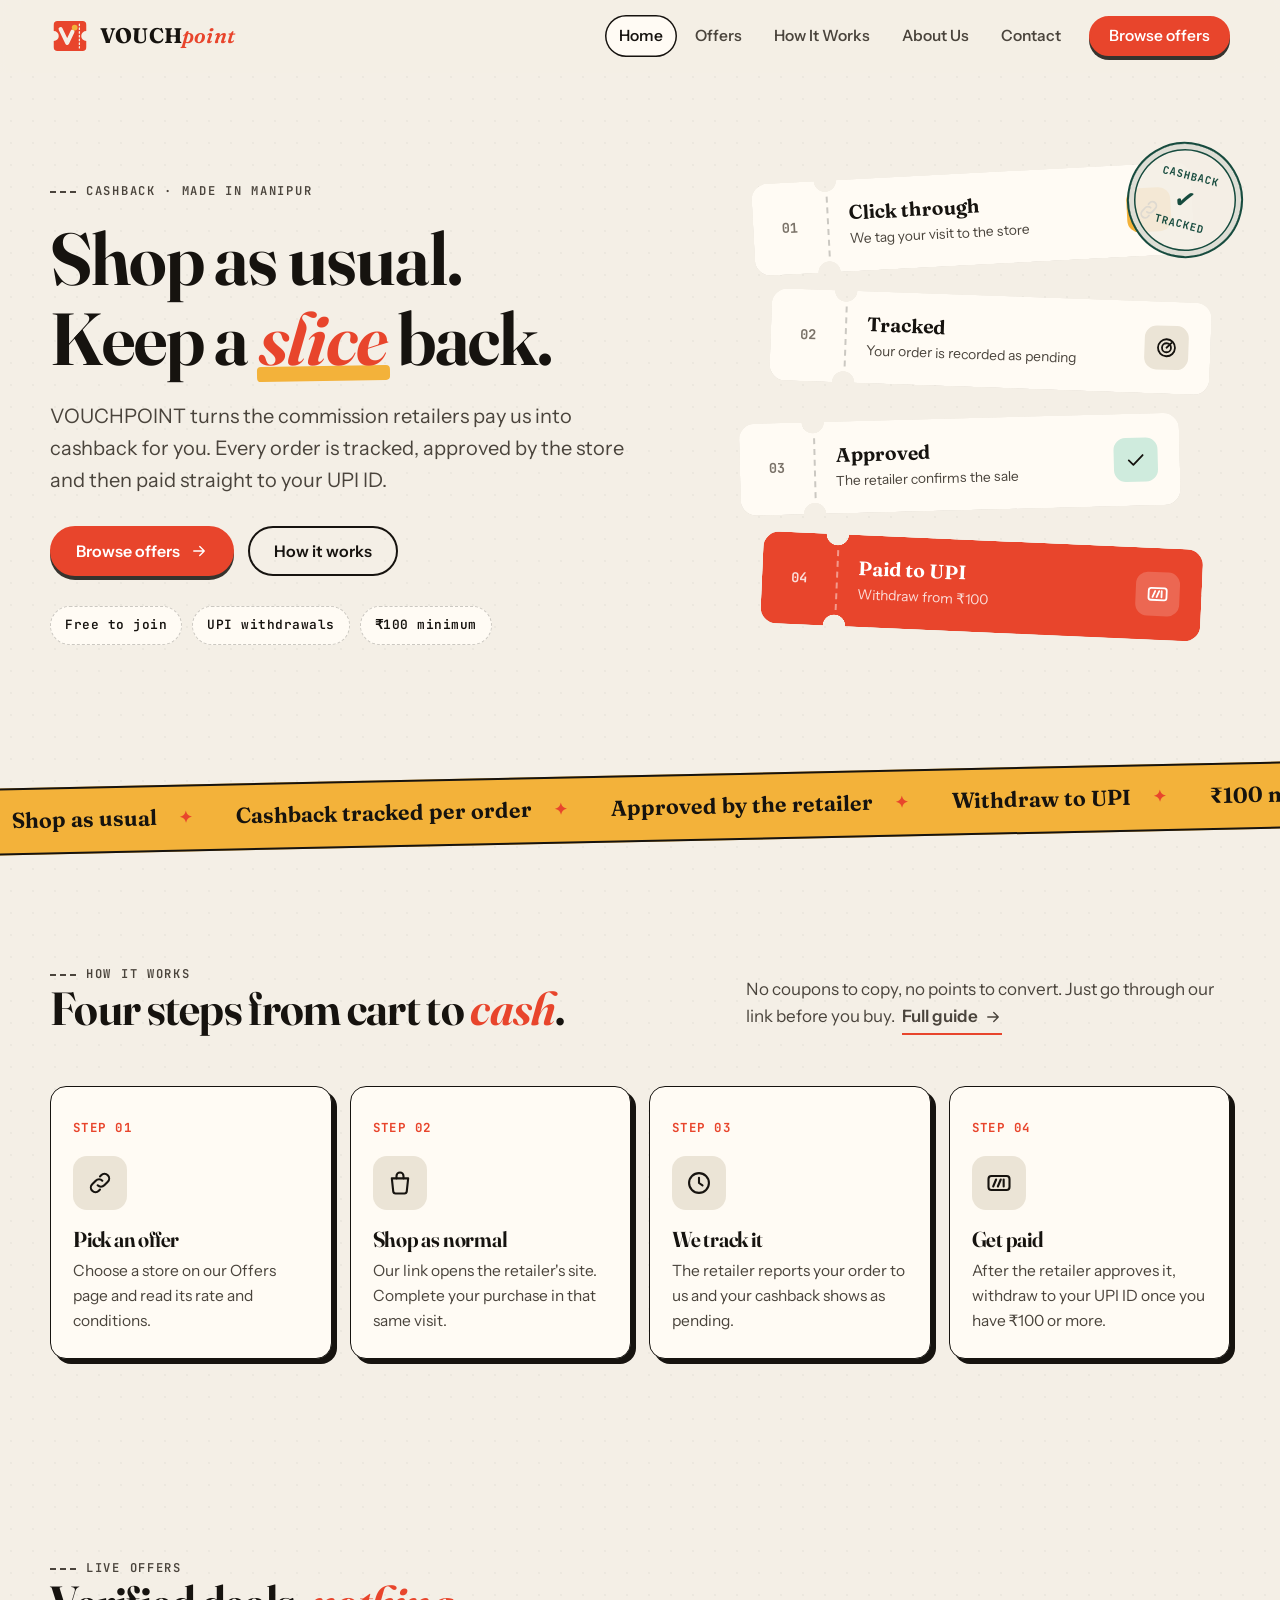
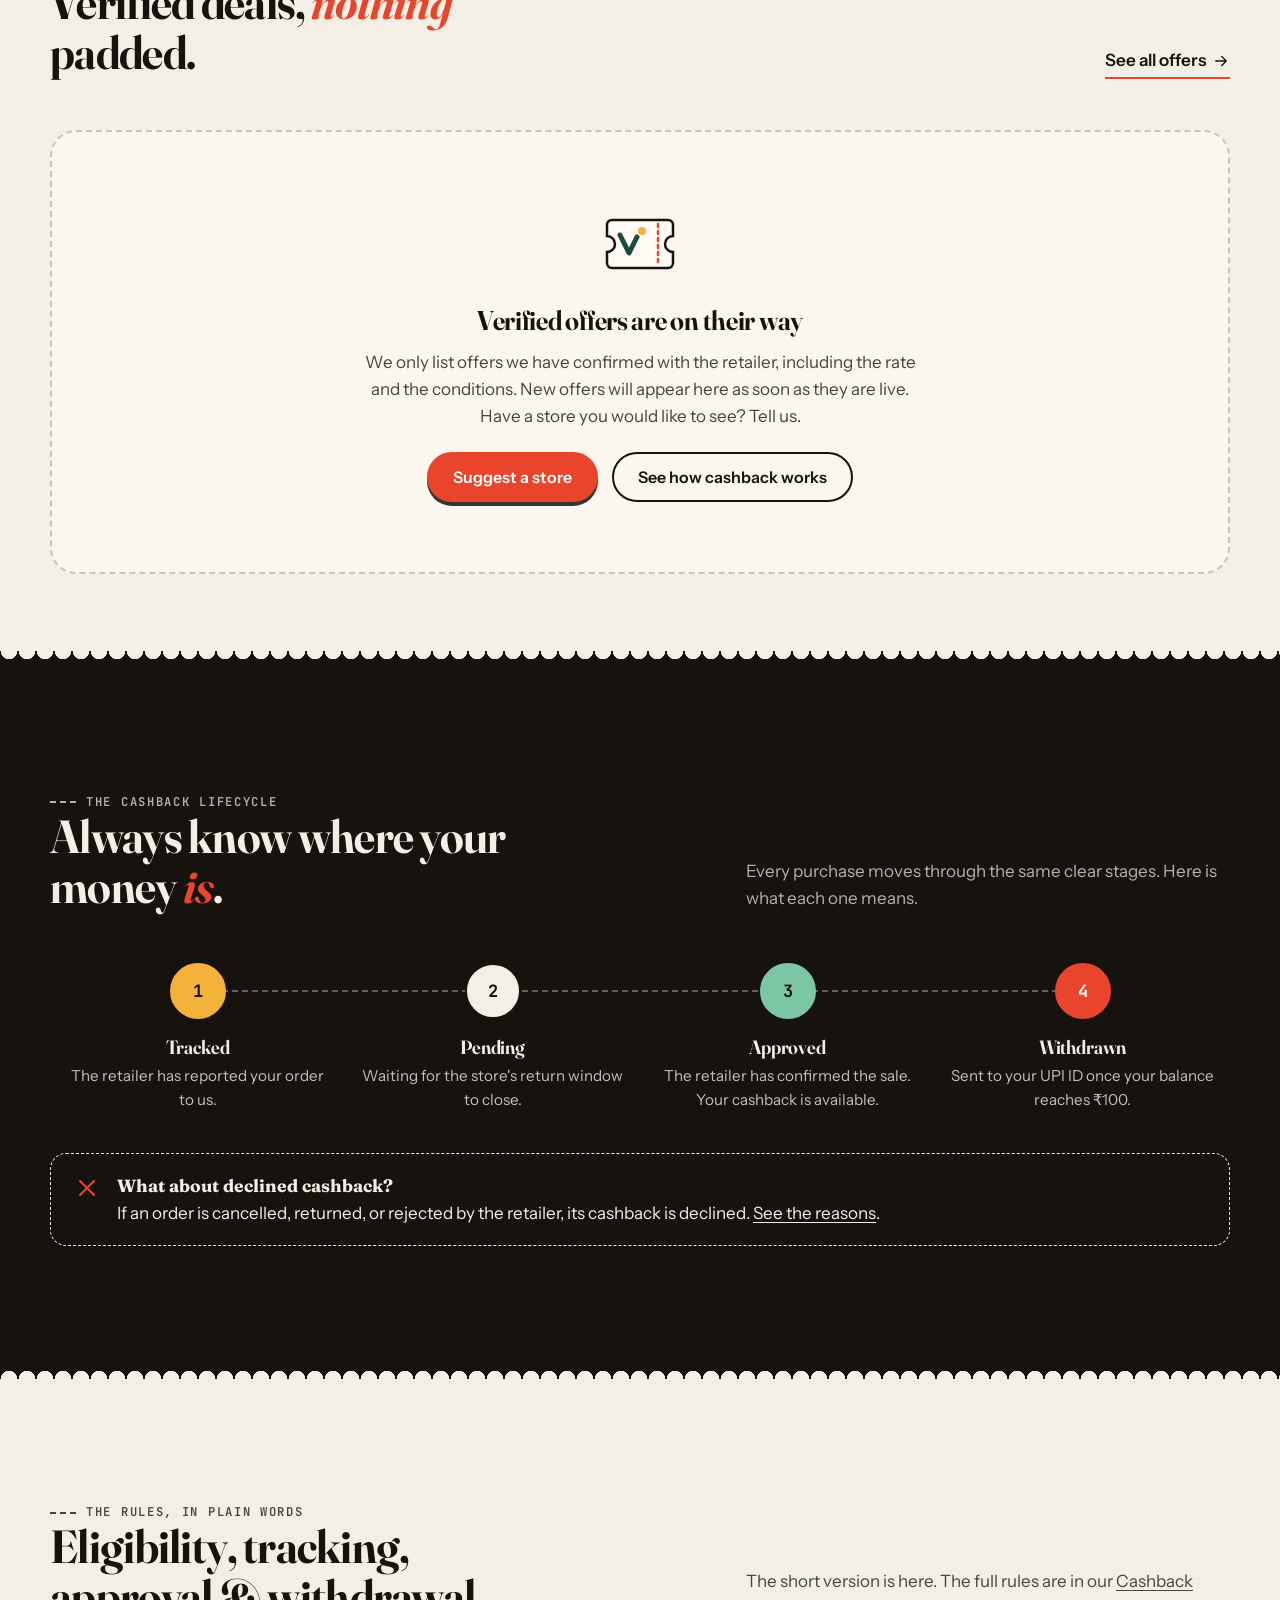
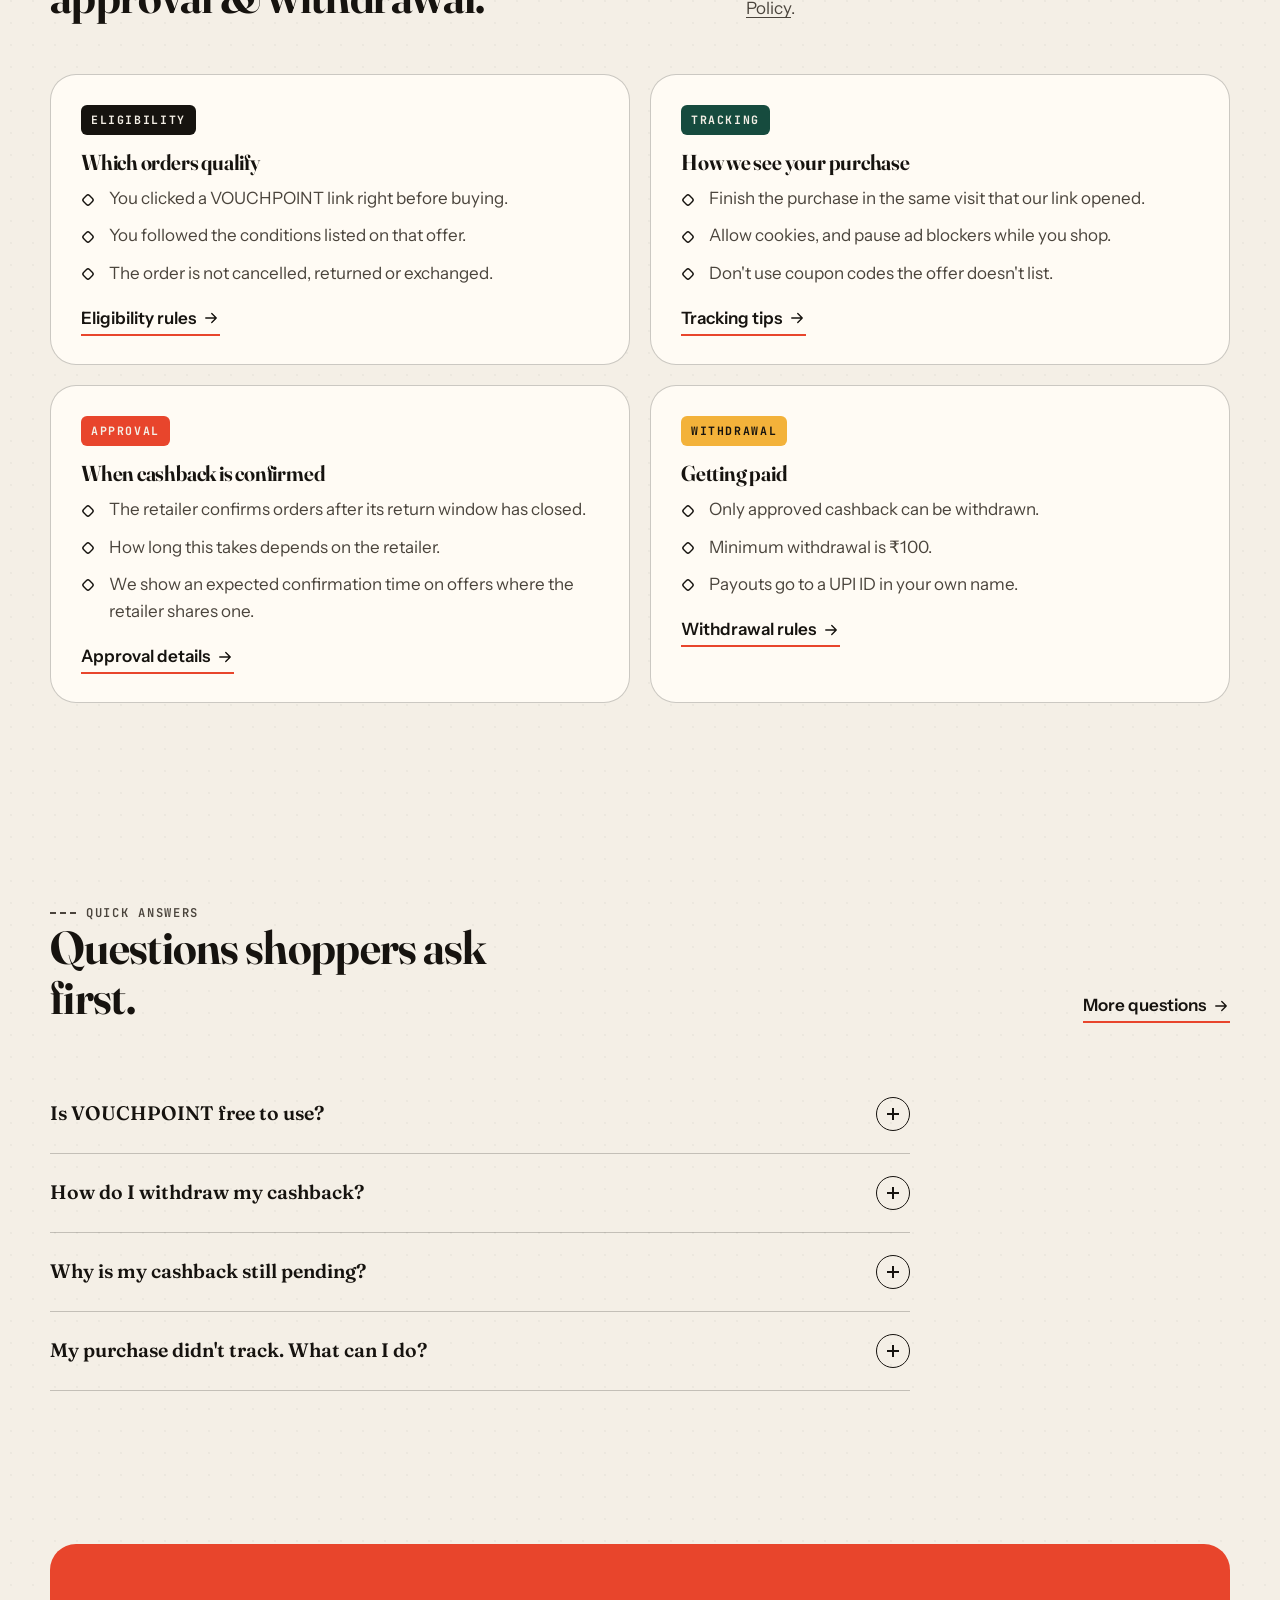
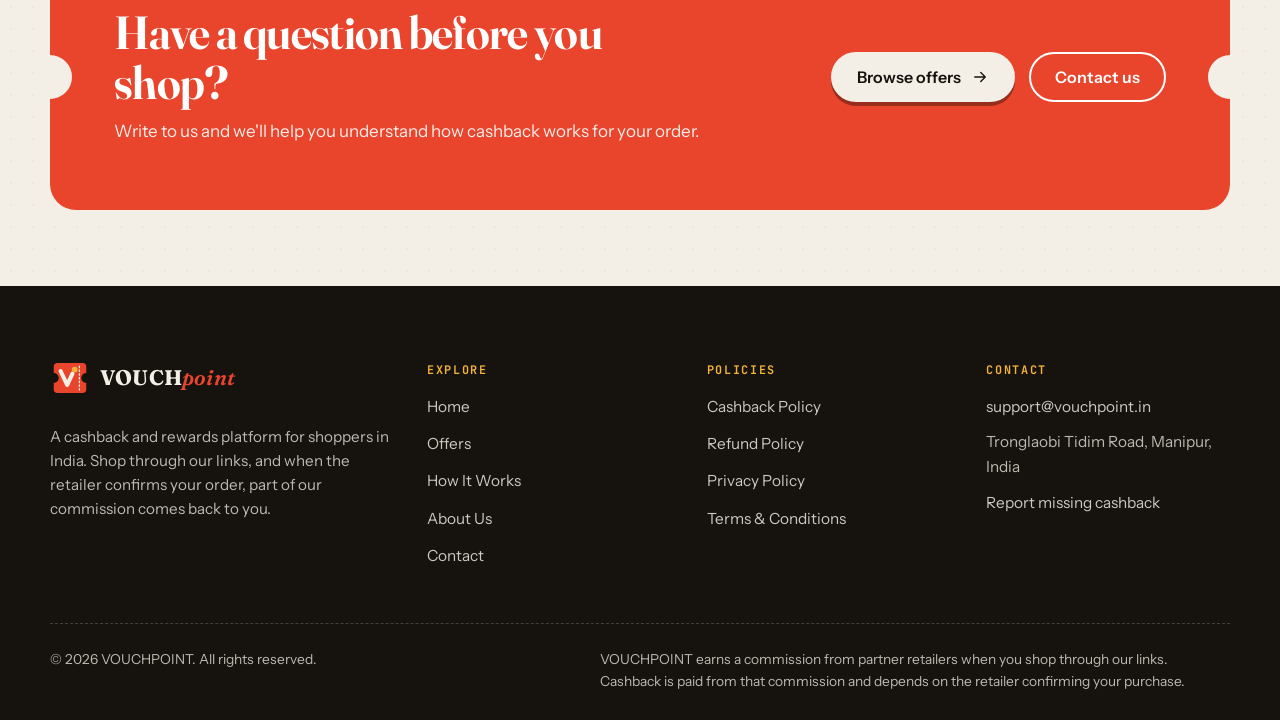
<file: index.html>
<!DOCTYPE html>
<html lang="en-IN" class="no-js">
<head>
  <meta charset="utf-8">
  <meta name="viewport" content="width=device-width, initial-scale=1">
  <title>VOUCHPOINT — Cashback that's tracked, approved and paid to your UPI</title>
  <meta name="description" content="VOUCHPOINT is a free cashback platform for shoppers in India. Shop through our links, track every order and withdraw approved cashback to your UPI ID.">
  <link rel="canonical" href="https://vouchpoint.in/">
  <meta name="robots" content="index, follow">
  <meta name="theme-color" content="#F4EFE6">
  <meta name="author" content="VOUCHPOINT">

  <meta property="og:type" content="website">
  <meta property="og:site_name" content="VOUCHPOINT">
  <meta property="og:title" content="VOUCHPOINT — Cashback that's tracked, approved and paid to your UPI">
  <meta property="og:description" content="VOUCHPOINT is a free cashback platform for shoppers in India. Shop through our links, track every order and withdraw approved cashback to your UPI ID.">
  <meta property="og:url" content="https://vouchpoint.in/">
  <meta property="og:image" content="https://vouchpoint.in/assets/img/og-image.png">
  <meta property="og:image:width" content="1200">
  <meta property="og:image:height" content="630">
  <meta property="og:image:alt" content="VOUCHPOINT — cashback, tracked and paid to your UPI">
  <meta property="og:locale" content="en_IN">
  <meta name="twitter:card" content="summary_large_image">
  <meta name="twitter:title" content="VOUCHPOINT — Cashback that's tracked, approved and paid to your UPI">
  <meta name="twitter:description" content="VOUCHPOINT is a free cashback platform for shoppers in India. Shop through our links, track every order and withdraw approved cashback to your UPI ID.">
  <meta name="twitter:image" content="https://vouchpoint.in/assets/img/og-image.png">

  <link rel="icon" href="assets/img/favicon.svg" type="image/svg+xml">
  <link rel="icon" href="assets/img/favicon-32.png" sizes="32x32" type="image/png">
  <link rel="apple-touch-icon" href="assets/img/apple-touch-icon.png">
  <link rel="manifest" href="site.webmanifest">

  <link rel="preconnect" href="https://fonts.googleapis.com">
  <link rel="preconnect" href="https://fonts.gstatic.com" crossorigin>
  <link rel="stylesheet" href="https://fonts.googleapis.com/css2?family=Fraunces:ital,opsz,wght@0,9..144,500..700;1,9..144,500..700&family=Instrument+Sans:wght@400..700&family=JetBrains+Mono:wght@500;600;700&display=swap">
  <link rel="stylesheet" href="assets/css/styles.css">
  <script type="application/ld+json">{"@context": "https://schema.org", "@type": "Organization", "name": "VOUCHPOINT", "url": "https://vouchpoint.in/", "logo": "https://vouchpoint.in/assets/img/logo-mark.svg", "email": "support@vouchpoint.in", "address": {"@type": "PostalAddress", "streetAddress": "Tronglaobi Tidim Road", "addressRegion": "Manipur", "addressCountry": "IN"}, "contactPoint": {"@type": "ContactPoint", "email": "support@vouchpoint.in", "contactType": "customer support", "areaServed": "IN", "availableLanguage": ["English"]}}</script>
  <script type="application/ld+json">{"@context": "https://schema.org", "@type": "WebSite", "name": "VOUCHPOINT", "url": "https://vouchpoint.in/"}</script>
  <script type="application/ld+json">{"@context": "https://schema.org", "@type": "FAQPage", "mainEntity": [{"@type": "Question", "name": "Is VOUCHPOINT free to use?", "acceptedAnswer": {"@type": "Answer", "text": "Yes. You never pay VOUCHPOINT anything. Retailers pay us a commission when you buy through our links, and we pass part of it back to you as cashback."}}, {"@type": "Question", "name": "How do I withdraw my cashback?", "acceptedAnswer": {"@type": "Answer", "text": "Once your cashback is approved and your available balance reaches ₹100, you can withdraw it to your own UPI ID. UPI is the only withdrawal method we offer."}}, {"@type": "Question", "name": "Why is my cashback still pending?", "acceptedAnswer": {"@type": "Answer", "text": "Retailers confirm an order only after their return and cancellation window has closed. Until they confirm it, the cashback stays pending. This is normal and can take several weeks depending on the retailer."}}, {"@type": "Question", "name": "My purchase didn't track. What can I do?", "acceptedAnswer": {"@type": "Answer", "text": "Contact us within the time limit set out in our Cashback Policy with your order ID, order date, store and amount. We will raise it with the retailer."}}]}</script>
</head>
<body>
<a class="skip-link" href="#main">Skip to content</a>

<header class="site-header">
  <div class="wrap">
    <a class="brand" href="index.html" aria-label="VOUCHPOINT home">
      <img src="assets/img/logo-mark.svg" alt="" width="40" height="40">
      <span class="brand-word">VOUCH<i>point</i></span>
    </a>
    <button class="nav-toggle" type="button" aria-expanded="false" aria-controls="site-nav" aria-label="Open menu"><span></span></button>
    <nav class="site-nav" id="site-nav" aria-label="Main">
      <ul class="nav-links">
        <li><a href="index.html" aria-current="page">Home</a></li><li><a href="offers.html">Offers</a></li><li><a href="how-it-works.html">How It Works</a></li><li><a href="about.html">About Us</a></li><li><a href="contact.html">Contact</a></li>
        <li class="nav-cta"><a class="btn btn--primary btn--sm" href="offers.html">Browse offers</a></li>
      </ul>
    </nav>
  </div>
</header>

<main id="main">
<section class="hero">
  <div class="wrap">
    <div>
      <p class="eyebrow">Cashback · Made in Manipur</p>
      <h1>Shop as usual.<br>Keep a <span class="underline"><em class="accent">slice</em></span> back.</h1>
      <p class="lead">VOUCHPOINT turns the commission retailers pay us into cashback for you. Every order is tracked, approved by the store and then paid straight to your UPI ID.</p>
      <div class="btn-row">
        <a class="btn btn--primary" href="offers.html">Browse offers <svg viewBox="0 0 24 24" fill="none" stroke="currentColor" stroke-width="1.8" stroke-linecap="round" stroke-linejoin="round" aria-hidden="true"><path d="M5 12h14M13 6l6 6-6 6"/></svg></a>
        <a class="btn btn--ghost" href="how-it-works.html">How it works</a>
      </div>
      <ul class="hero-facts" aria-label="Key facts">
        <li>Free to join</li><li>UPI withdrawals</li><li>₹100 minimum</li>
      </ul>
    </div>
    <div class="stub-stack" aria-hidden="true">
      <div class="stub"><div class="stub-num">01</div><div class="stub-body"><div><div class="stub-title">Click through</div><div class="stub-sub">We tag your visit to the store</div></div><div class="stub-icon" style="background:var(--saffron)"><svg viewBox="0 0 24 24" fill="none" stroke="currentColor" stroke-width="1.8" stroke-linecap="round" stroke-linejoin="round" aria-hidden="true"><path d="M10 14a4 4 0 0 0 5.66 0l3-3a4 4 0 0 0-5.66-5.66l-1 1"/><path d="M14 10a4 4 0 0 0-5.66 0l-3 3a4 4 0 0 0 5.66 5.66l1-1"/></svg></div></div></div><div class="stub"><div class="stub-num">02</div><div class="stub-body"><div><div class="stub-title">Tracked</div><div class="stub-sub">Your order is recorded as pending</div></div><div class="stub-icon" style="background:var(--paper-2)"><svg viewBox="0 0 24 24" fill="none" stroke="currentColor" stroke-width="1.8" stroke-linecap="round" stroke-linejoin="round" aria-hidden="true"><circle cx="12" cy="12" r="8.5"/><circle cx="12" cy="12" r="4.5"/><path d="M12 12l5-5"/></svg></div></div></div><div class="stub"><div class="stub-num">03</div><div class="stub-body"><div><div class="stub-title">Approved</div><div class="stub-sub">The retailer confirms the sale</div></div><div class="stub-icon" style="background:#CFEBDD"><svg viewBox="0 0 24 24" fill="none" stroke="currentColor" stroke-width="1.8" stroke-linecap="round" stroke-linejoin="round" aria-hidden="true"><path d="M5 12.5l4.5 4.5L19 7.5"/></svg></div></div></div><div class="stub"><div class="stub-num">04</div><div class="stub-body"><div><div class="stub-title">Paid to UPI</div><div class="stub-sub">Withdraw from ₹100</div></div><div class="stub-icon" style="background:rgba(255,255,255,.18)"><svg viewBox="0 0 24 24" fill="none" stroke="currentColor" stroke-width="1.8" stroke-linecap="round" stroke-linejoin="round" aria-hidden="true"><rect x="3" y="6" width="18" height="12" rx="2.5"/><path d="M7 15l2.5-6M11 15l2.5-6M16 9v6"/></svg></div></div></div>
      <div class="stub-stamp"><span>CASHBACK<b>✓</b>TRACKED</span></div>
    </div>
  </div>
</section>

<div class="ribbon" aria-hidden="true"><div class="ribbon-track"><span>Shop as usual</span><span>Cashback tracked per order</span><span>Approved by the retailer</span><span>Withdraw to UPI</span><span>₹100 minimum withdrawal</span><span>Free to use</span><span>Shop as usual</span><span>Cashback tracked per order</span><span>Approved by the retailer</span><span>Withdraw to UPI</span><span>₹100 minimum withdrawal</span><span>Free to use</span></div></div>

<section class="section" id="how">
  <div class="wrap">
    <div class="section-head reveal">
      <div><p class="eyebrow">How it works</p><h2>Four steps from cart to <em class="accent">cash</em>.</h2></div>
      <p>No coupons to copy, no points to convert. Just go through our link before you buy. <a class="text-link" href="how-it-works.html">Full guide <svg viewBox="0 0 24 24" fill="none" stroke="currentColor" stroke-width="1.8" stroke-linecap="round" stroke-linejoin="round" aria-hidden="true"><path d="M5 12h14M13 6l6 6-6 6"/></svg></a></p>
    </div>
    <ol class="steps"><li class="step reveal"><span class="step-num">STEP 01</span><div class="step-ico"><svg viewBox="0 0 24 24" fill="none" stroke="currentColor" stroke-width="1.8" stroke-linecap="round" stroke-linejoin="round" aria-hidden="true"><path d="M10 14a4 4 0 0 0 5.66 0l3-3a4 4 0 0 0-5.66-5.66l-1 1"/><path d="M14 10a4 4 0 0 0-5.66 0l-3 3a4 4 0 0 0 5.66 5.66l1-1"/></svg></div><h3>Pick an offer</h3><p>Choose a store on our Offers page and read its rate and conditions.</p></li><li class="step reveal"><span class="step-num">STEP 02</span><div class="step-ico"><svg viewBox="0 0 24 24" fill="none" stroke="currentColor" stroke-width="1.8" stroke-linecap="round" stroke-linejoin="round" aria-hidden="true"><path d="M5 8h14l-1.2 11.2a2 2 0 0 1-2 1.8H8.2a2 2 0 0 1-2-1.8L5 8Z"/><path d="M9 8V6a3 3 0 0 1 6 0v2"/></svg></div><h3>Shop as normal</h3><p>Our link opens the retailer's site. Complete your purchase in that same visit.</p></li><li class="step reveal"><span class="step-num">STEP 03</span><div class="step-ico"><svg viewBox="0 0 24 24" fill="none" stroke="currentColor" stroke-width="1.8" stroke-linecap="round" stroke-linejoin="round" aria-hidden="true"><circle cx="12" cy="12" r="8.5"/><path d="M12 7.5V12l3 2"/></svg></div><h3>We track it</h3><p>The retailer reports your order to us and your cashback shows as pending.</p></li><li class="step reveal"><span class="step-num">STEP 04</span><div class="step-ico"><svg viewBox="0 0 24 24" fill="none" stroke="currentColor" stroke-width="1.8" stroke-linecap="round" stroke-linejoin="round" aria-hidden="true"><rect x="3" y="6" width="18" height="12" rx="2.5"/><path d="M7 15l2.5-6M11 15l2.5-6M16 9v6"/></svg></div><h3>Get paid</h3><p>After the retailer approves it, withdraw to your UPI ID once you have ₹100 or more.</p></li></ol>
  </div>
</section>

<section class="section--tight" id="live-offers">
  <div class="wrap">
    <div class="section-head reveal">
      <div><p class="eyebrow">Live offers</p><h2>Verified deals, <em class="accent">nothing</em> padded.</h2></div>
      <a class="text-link" href="offers.html">See all offers <svg viewBox="0 0 24 24" fill="none" stroke="currentColor" stroke-width="1.8" stroke-linecap="round" stroke-linejoin="round" aria-hidden="true"><path d="M5 12h14M13 6l6 6-6 6"/></svg></a>
    </div>
    <div class="offers-grid" data-offers="featured" data-limit="3">
      <noscript><p>Please enable JavaScript to see live offers, or visit the <a href="offers.html">Offers page</a>.</p></noscript>
    </div>
  </div>
</section>

<div class="tear" aria-hidden="true"></div>
<section class="section section--ink" id="lifecycle">
  <div class="wrap">
    <div class="section-head reveal">
      <div><p class="eyebrow">The cashback lifecycle</p><h2>Always know where your money <em class="accent">is</em>.</h2></div>
      <p>Every purchase moves through the same clear stages. Here is what each one means.</p>
    </div>
    <ol class="lifecycle reveal">
      <li class="life life--tracked"><div class="life-dot">1</div><h3>Tracked</h3><p>The retailer has reported your order to us.</p></li>
      <li class="life life--pending"><div class="life-dot">2</div><h3>Pending</h3><p>Waiting for the store's return window to close.</p></li>
      <li class="life life--approved"><div class="life-dot">3</div><h3>Approved</h3><p>The retailer has confirmed the sale. Your cashback is available.</p></li>
      <li class="life life--paid"><div class="life-dot">4</div><h3>Withdrawn</h3><p>Sent to your UPI ID once your balance reaches ₹100.</p></li>
    </ol>
    <div class="declined-note reveal"><svg viewBox="0 0 24 24" fill="none" stroke="currentColor" stroke-width="1.8" stroke-linecap="round" stroke-linejoin="round" aria-hidden="true"><path d="M6 6l12 12M18 6 6 18"/></svg><div><strong>What about declined cashback?</strong><br>If an order is cancelled, returned, or rejected by the retailer, its cashback is declined. <a href="cashback-policy.html#declined">See the reasons</a>.</div></div>
  </div>
</section>
<div class="tear tear--up" aria-hidden="true"></div>

<section class="section" id="rules">
  <div class="wrap">
    <div class="section-head reveal">
      <div><p class="eyebrow">The rules, in plain words</p><h2>Eligibility, tracking, approval &amp; withdrawal.</h2></div>
      <p>The short version is here. The full rules are in our <a href="cashback-policy.html">Cashback Policy</a>.</p>
    </div>
    <div class="rules">
      <article class="rule reveal"><span class="rule-tag">Eligibility</span><h3>Which orders qualify</h3>
        <ul><li>You clicked a VOUCHPOINT link right before buying.</li><li>You followed the conditions listed on that offer.</li><li>The order is not cancelled, returned or exchanged.</li></ul>
        <a class="text-link" href="cashback-policy.html#eligibility">Eligibility rules <svg viewBox="0 0 24 24" fill="none" stroke="currentColor" stroke-width="1.8" stroke-linecap="round" stroke-linejoin="round" aria-hidden="true"><path d="M5 12h14M13 6l6 6-6 6"/></svg></a></article>
      <article class="rule reveal"><span class="rule-tag">Tracking</span><h3>How we see your purchase</h3>
        <ul><li>Finish the purchase in the same visit that our link opened.</li><li>Allow cookies, and pause ad blockers while you shop.</li><li>Don't use coupon codes the offer doesn't list.</li></ul>
        <a class="text-link" href="how-it-works.html#tracking">Tracking tips <svg viewBox="0 0 24 24" fill="none" stroke="currentColor" stroke-width="1.8" stroke-linecap="round" stroke-linejoin="round" aria-hidden="true"><path d="M5 12h14M13 6l6 6-6 6"/></svg></a></article>
      <article class="rule reveal"><span class="rule-tag">Approval</span><h3>When cashback is confirmed</h3>
        <ul><li>The retailer confirms orders after its return window has closed.</li><li>How long this takes depends on the retailer.</li><li>We show an expected confirmation time on offers where the retailer shares one.</li></ul>
        <a class="text-link" href="cashback-policy.html#approval">Approval details <svg viewBox="0 0 24 24" fill="none" stroke="currentColor" stroke-width="1.8" stroke-linecap="round" stroke-linejoin="round" aria-hidden="true"><path d="M5 12h14M13 6l6 6-6 6"/></svg></a></article>
      <article class="rule reveal"><span class="rule-tag">Withdrawal</span><h3>Getting paid</h3>
        <ul><li>Only approved cashback can be withdrawn.</li><li>Minimum withdrawal is ₹100.</li><li>Payouts go to a UPI ID in your own name.</li></ul>
        <a class="text-link" href="cashback-policy.html#withdrawal">Withdrawal rules <svg viewBox="0 0 24 24" fill="none" stroke="currentColor" stroke-width="1.8" stroke-linecap="round" stroke-linejoin="round" aria-hidden="true"><path d="M5 12h14M13 6l6 6-6 6"/></svg></a></article>
    </div>
  </div>
</section>

<section class="section--tight" id="faq">
  <div class="wrap">
    <div class="section-head reveal"><div><p class="eyebrow">Quick answers</p><h2>Questions shoppers ask first.</h2></div>
    <a class="text-link" href="how-it-works.html#faq">More questions <svg viewBox="0 0 24 24" fill="none" stroke="currentColor" stroke-width="1.8" stroke-linecap="round" stroke-linejoin="round" aria-hidden="true"><path d="M5 12h14M13 6l6 6-6 6"/></svg></a></div>
    <div class="faq">
<details><summary>Is VOUCHPOINT free to use?</summary><div class="faq-a"><p>Yes. You never pay VOUCHPOINT anything. Retailers pay us a commission when you buy through our links, and we pass part of it back to you as cashback.</p></div></details>
<details><summary>How do I withdraw my cashback?</summary><div class="faq-a"><p>Once your cashback is approved and your available balance reaches ₹100, you can withdraw it to your own UPI ID. UPI is the only withdrawal method we offer.</p></div></details>
<details><summary>Why is my cashback still pending?</summary><div class="faq-a"><p>Retailers confirm an order only after their return and cancellation window has closed. Until they confirm it, the cashback stays pending. This is normal and can take several weeks depending on the retailer.</p></div></details>
<details><summary>My purchase didn't track. What can I do?</summary><div class="faq-a"><p>Contact us within the time limit set out in our <a href="cashback-policy.html#missing">Cashback Policy</a> with your order ID, order date, store and amount. We will raise it with the retailer.</p></div></details>
</div>
  </div>
</section>

<section class="section--tight">
  <div class="wrap">
    <div class="cta-band reveal">
      <div><h2>Have a question before you shop?</h2><p>Write to us and we'll help you understand how cashback works for your order.</p></div>
      <div class="btn-row">
        <a class="btn btn--light" href="offers.html">Browse offers <svg viewBox="0 0 24 24" fill="none" stroke="currentColor" stroke-width="1.8" stroke-linecap="round" stroke-linejoin="round" aria-hidden="true"><path d="M5 12h14M13 6l6 6-6 6"/></svg></a>
        <a class="btn btn--ghost" style="--fg:#fff;border-color:#fff" href="contact.html">Contact us</a>
      </div>
    </div>
  </div>
</section>
</main>
<footer class="site-footer">
  <div class="wrap">
    <div class="footer-top">
      <div>
        <a class="brand" href="index.html" aria-label="VOUCHPOINT home">
          <img src="assets/img/logo-mark.svg" alt="" width="40" height="40">
          <span class="brand-word">VOUCH<i>point</i></span>
        </a>
        <p class="footer-about">A cashback and rewards platform for shoppers in India. Shop through our links, and when the retailer confirms your order, part of our commission comes back to you.</p>
      </div>
      <div class="footer-col">
        <h2>Explore</h2>
        <ul>
          <li><a href="index.html">Home</a></li>
          <li><a href="offers.html">Offers</a></li>
          <li><a href="how-it-works.html">How It Works</a></li>
          <li><a href="about.html">About Us</a></li>
          <li><a href="contact.html">Contact</a></li>
        </ul>
      </div>
      <div class="footer-col">
        <h2>Policies</h2>
        <ul>
          <li><a href="cashback-policy.html">Cashback Policy</a></li>
          <li><a href="refund-policy.html">Refund Policy</a></li>
          <li><a href="privacy-policy.html">Privacy Policy</a></li>
          <li><a href="terms.html">Terms &amp; Conditions</a></li>
        </ul>
      </div>
      <div class="footer-col">
        <h2>Contact</h2>
        <ul>
          <li><a href="mailto:support@vouchpoint.in">support@vouchpoint.in</a></li>
          <li><address>Tronglaobi Tidim Road, Manipur, India</address></li>
          <li><a href="contact.html?topic=missing-cashback">Report missing cashback</a></li>
        </ul>
      </div>
    </div>
    <div class="footer-bottom">
      <p>© <span data-year>2026</span> VOUCHPOINT. All rights reserved.</p>
      <p class="footer-disclosure">VOUCHPOINT earns a commission from partner retailers when you shop through our links. Cashback is paid from that commission and depends on the retailer confirming your purchase.</p>
    </div>
  </div>
</footer>
<button class="to-top" type="button" aria-label="Back to top"><svg viewBox="0 0 24 24" fill="none" stroke="currentColor" stroke-width="1.8" stroke-linecap="round" stroke-linejoin="round" aria-hidden="true"><path d="M12 19V5M6 11l6-6 6 6"/></svg></button>
<script src="assets/js/main.js" defer></script>
<script src="assets/js/offers-data.js" defer></script>
<script src="assets/js/offers.js" defer></script>
</body>
</html>
</file>
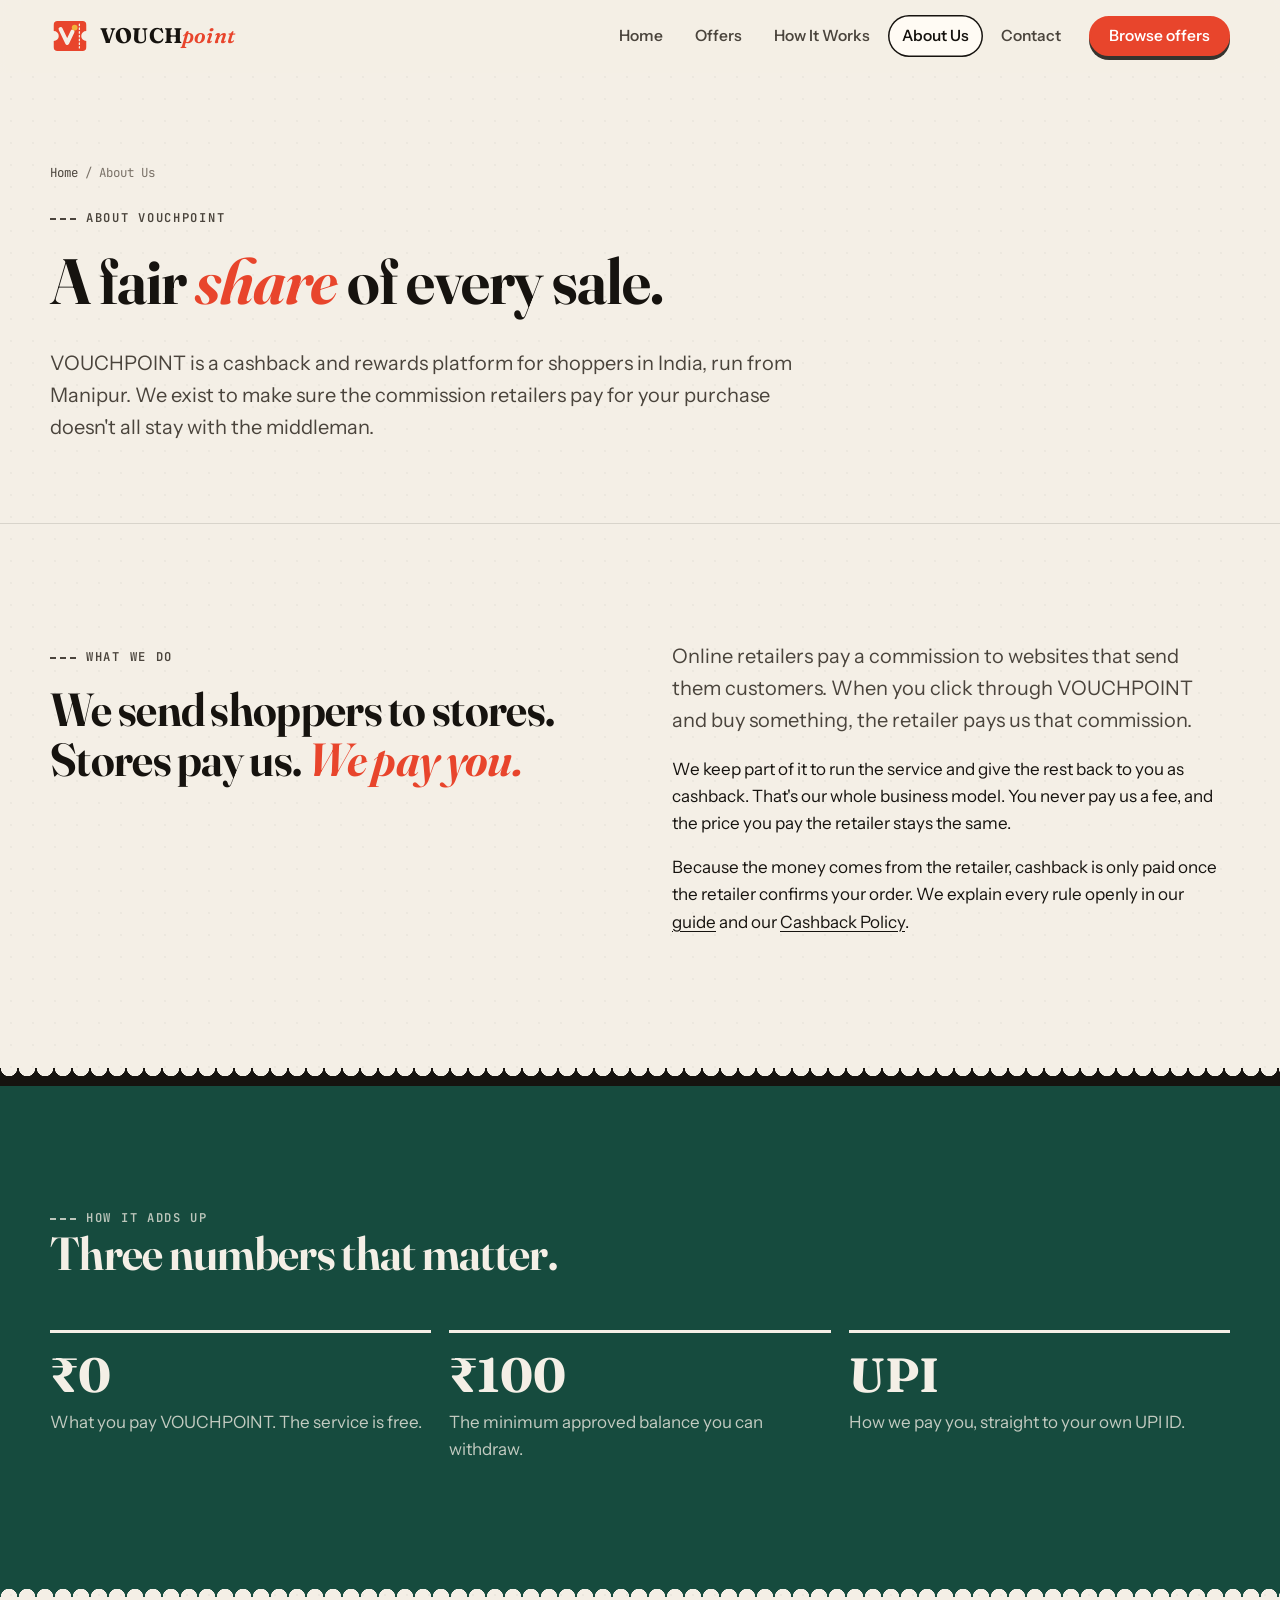
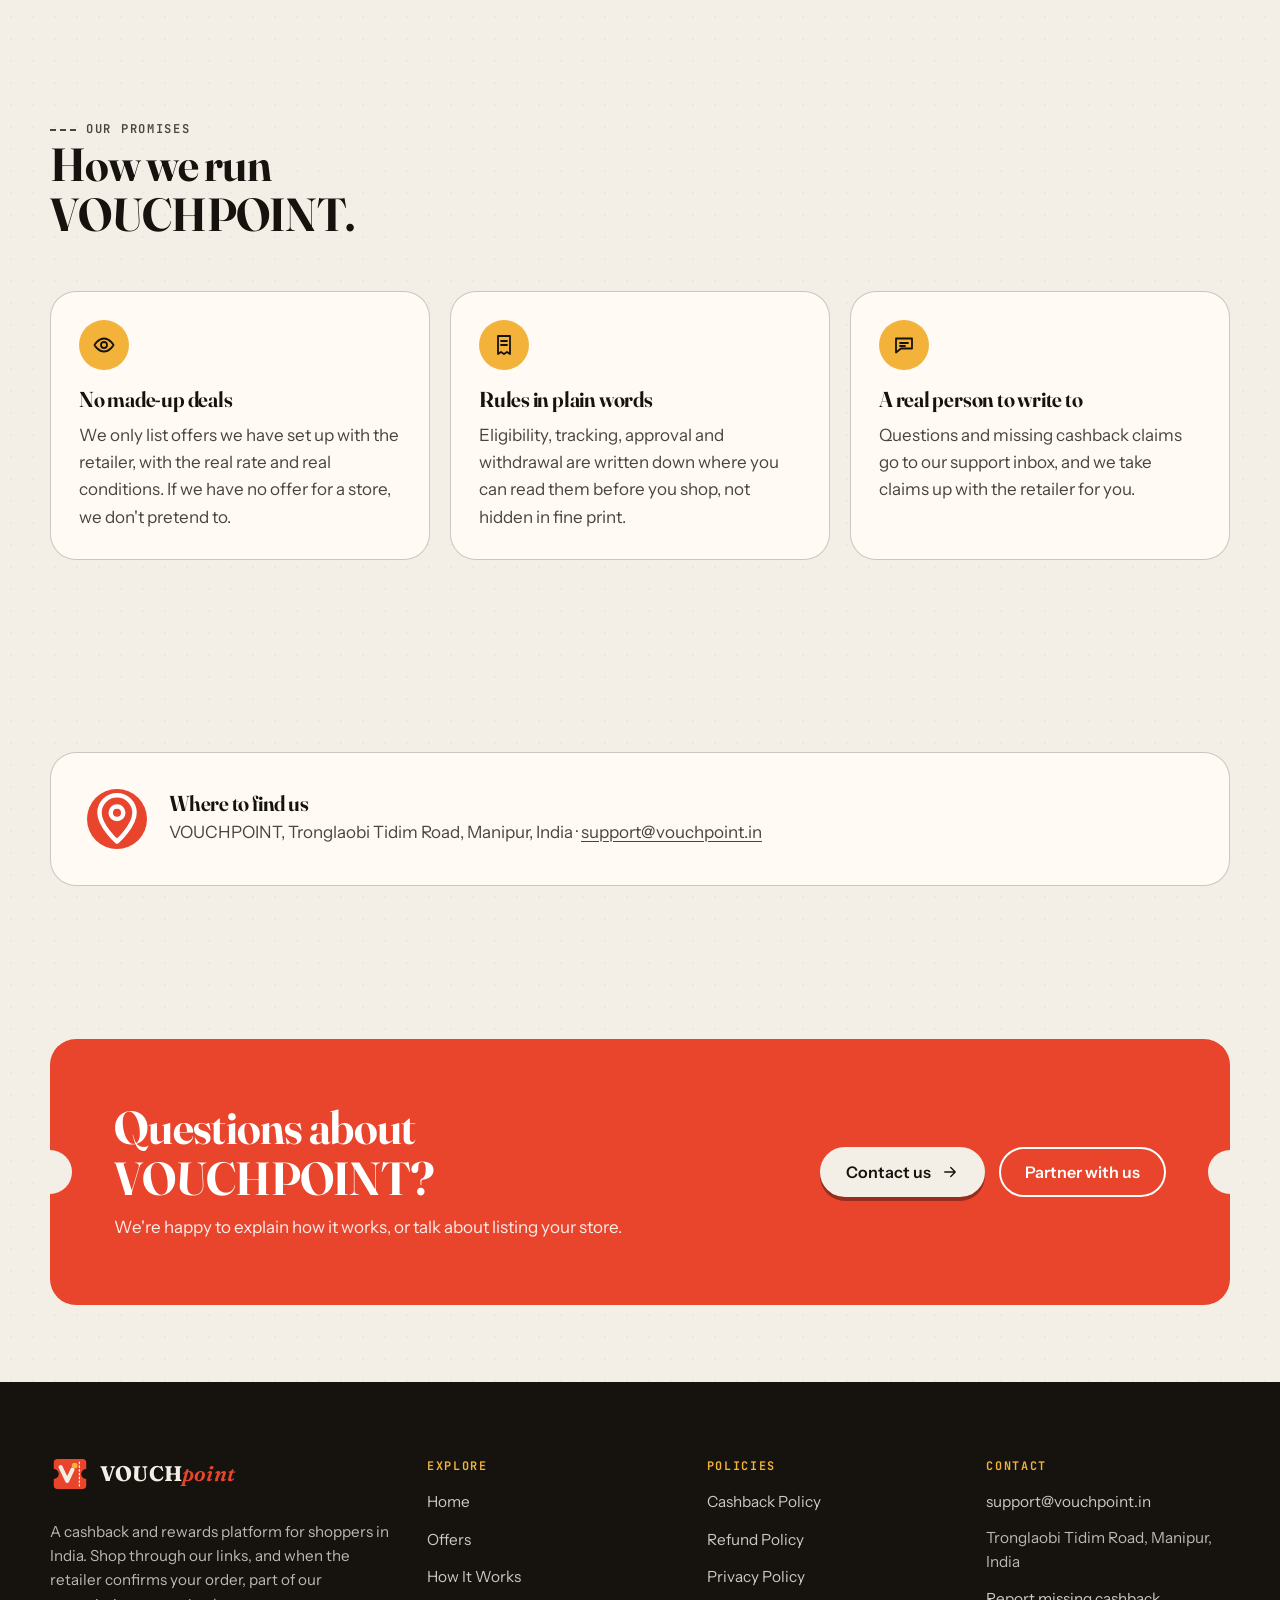
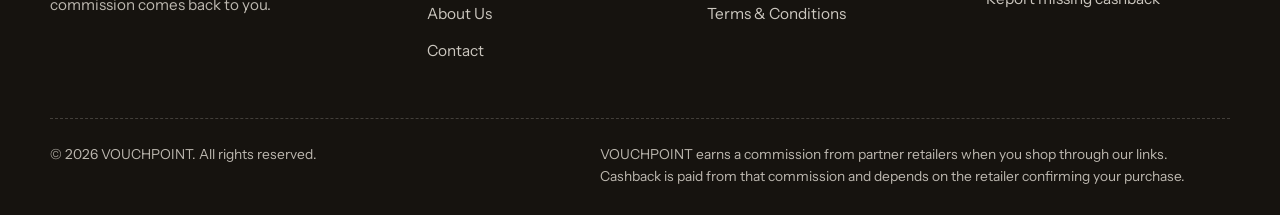
<file: about.html>
<!DOCTYPE html>
<html lang="en-IN" class="no-js">
<head>
  <meta charset="utf-8">
  <meta name="viewport" content="width=device-width, initial-scale=1">
  <title>About Us | VOUCHPOINT</title>
  <meta name="description" content="VOUCHPOINT is a cashback and rewards platform based in Manipur, India. Learn how we work, how we earn and what we promise shoppers.">
  <link rel="canonical" href="https://vouchpoint.in/about.html">
  <meta name="robots" content="index, follow">
  <meta name="theme-color" content="#F4EFE6">
  <meta name="author" content="VOUCHPOINT">

  <meta property="og:type" content="website">
  <meta property="og:site_name" content="VOUCHPOINT">
  <meta property="og:title" content="About Us | VOUCHPOINT">
  <meta property="og:description" content="VOUCHPOINT is a cashback and rewards platform based in Manipur, India. Learn how we work, how we earn and what we promise shoppers.">
  <meta property="og:url" content="https://vouchpoint.in/about.html">
  <meta property="og:image" content="https://vouchpoint.in/assets/img/og-image.png">
  <meta property="og:image:width" content="1200">
  <meta property="og:image:height" content="630">
  <meta property="og:image:alt" content="VOUCHPOINT — cashback, tracked and paid to your UPI">
  <meta property="og:locale" content="en_IN">
  <meta name="twitter:card" content="summary_large_image">
  <meta name="twitter:title" content="About Us | VOUCHPOINT">
  <meta name="twitter:description" content="VOUCHPOINT is a cashback and rewards platform based in Manipur, India. Learn how we work, how we earn and what we promise shoppers.">
  <meta name="twitter:image" content="https://vouchpoint.in/assets/img/og-image.png">

  <link rel="icon" href="assets/img/favicon.svg" type="image/svg+xml">
  <link rel="icon" href="assets/img/favicon-32.png" sizes="32x32" type="image/png">
  <link rel="apple-touch-icon" href="assets/img/apple-touch-icon.png">
  <link rel="manifest" href="site.webmanifest">

  <link rel="preconnect" href="https://fonts.googleapis.com">
  <link rel="preconnect" href="https://fonts.gstatic.com" crossorigin>
  <link rel="stylesheet" href="https://fonts.googleapis.com/css2?family=Fraunces:ital,opsz,wght@0,9..144,500..700;1,9..144,500..700&family=Instrument+Sans:wght@400..700&family=JetBrains+Mono:wght@500;600;700&display=swap">
  <link rel="stylesheet" href="assets/css/styles.css">
</head>
<body>
<a class="skip-link" href="#main">Skip to content</a>

<header class="site-header">
  <div class="wrap">
    <a class="brand" href="index.html" aria-label="VOUCHPOINT home">
      <img src="assets/img/logo-mark.svg" alt="" width="40" height="40">
      <span class="brand-word">VOUCH<i>point</i></span>
    </a>
    <button class="nav-toggle" type="button" aria-expanded="false" aria-controls="site-nav" aria-label="Open menu"><span></span></button>
    <nav class="site-nav" id="site-nav" aria-label="Main">
      <ul class="nav-links">
        <li><a href="index.html">Home</a></li><li><a href="offers.html">Offers</a></li><li><a href="how-it-works.html">How It Works</a></li><li><a href="about.html" aria-current="page">About Us</a></li><li><a href="contact.html">Contact</a></li>
        <li class="nav-cta"><a class="btn btn--primary btn--sm" href="offers.html">Browse offers</a></li>
      </ul>
    </nav>
  </div>
</header>

<main id="main">
<section class="page-hero">
  <div class="wrap">
    <nav class="crumbs" aria-label="Breadcrumb"><a href="index.html">Home</a> / <span aria-current="page">About Us</span></nav>
    <p class="eyebrow">About VOUCHPOINT</p>
    <h1>A fair <em class="accent">share</em> of every sale.</h1>
    <p class="lead">VOUCHPOINT is a cashback and rewards platform for shoppers in India, run from Manipur. We exist to make sure the commission retailers pay for your purchase doesn't all stay with the middleman.</p>
  </div>
</section>

<section class="section">
  <div class="wrap split">
    <div class="reveal">
      <p class="eyebrow">What we do</p>
      <h2>We send shoppers to stores. Stores pay us. <em class="accent">We pay you.</em></h2>
    </div>
    <div class="reveal">
      <p class="lead">Online retailers pay a commission to websites that send them customers. When you click through VOUCHPOINT and buy something, the retailer pays us that commission.</p>
      <p>We keep part of it to run the service and give the rest back to you as cashback. That's our whole business model. You never pay us a fee, and the price you pay the retailer stays the same.</p>
      <p>Because the money comes from the retailer, cashback is only paid once the retailer confirms your order. We explain every rule openly in our <a href="how-it-works.html">guide</a> and our <a href="cashback-policy.html">Cashback Policy</a>.</p>
    </div>
  </div>
</section>

<div class="tear" aria-hidden="true"></div>
<section class="section section--pine">
  <div class="wrap">
    <div class="section-head reveal"><div><p class="eyebrow">How it adds up</p><h2>Three numbers that matter.</h2></div></div>
    <div class="big-fact reveal">
      <div><b>₹0</b><span>What you pay VOUCHPOINT. The service is free.</span></div>
      <div><b>₹100</b><span>The minimum approved balance you can withdraw.</span></div>
      <div><b>UPI</b><span>How we pay you, straight to your own UPI ID.</span></div>
    </div>
  </div>
</section>
<div class="tear tear--up" aria-hidden="true" style="background:radial-gradient(circle at 9px 0, transparent 8px, var(--pine) 8.5px) 0 0 / 18px 18px repeat-x"></div>

<section class="section">
  <div class="wrap">
    <div class="section-head reveal"><div><p class="eyebrow">Our promises</p><h2>How we run VOUCHPOINT.</h2></div></div>
    <div class="principles">
      <div class="principle reveal"><div class="p-ico"><svg viewBox="0 0 24 24" fill="none" stroke="currentColor" stroke-width="1.8" stroke-linecap="round" stroke-linejoin="round" aria-hidden="true"><path d="M2.5 12S6 5.5 12 5.5 21.5 12 21.5 12 18 18.5 12 18.5 2.5 12 2.5 12Z"/><circle cx="12" cy="12" r="3"/></svg></div><h3>No made-up deals</h3><p>We only list offers we have set up with the retailer, with the real rate and real conditions. If we have no offer for a store, we don't pretend to.</p></div>
      <div class="principle reveal"><div class="p-ico"><svg viewBox="0 0 24 24" fill="none" stroke="currentColor" stroke-width="1.8" stroke-linecap="round" stroke-linejoin="round" aria-hidden="true"><path d="M6 3h12v18l-3-2-3 2-3-2-3 2V3Z"/><path d="M9 8h6M9 12h6"/></svg></div><h3>Rules in plain words</h3><p>Eligibility, tracking, approval and withdrawal are written down where you can read them before you shop, not hidden in fine print.</p></div>
      <div class="principle reveal"><div class="p-ico"><svg viewBox="0 0 24 24" fill="none" stroke="currentColor" stroke-width="1.8" stroke-linecap="round" stroke-linejoin="round" aria-hidden="true"><path d="M4 5.5h16v10H9l-5 4v-14Z"/><path d="M8 10h8M8 13h5"/></svg></div><h3>A real person to write to</h3><p>Questions and missing cashback claims go to our support inbox, and we take claims up with the retailer for you.</p></div>
    </div>
  </div>
</section>

<section class="section--tight">
  <div class="wrap">
    <div class="panel reveal" style="display:grid;grid-template-columns:auto 1fr;gap:22px;align-items:center">
      <div class="p-ico" style="width:60px;height:60px;border-radius:50%;background:var(--vermilion);color:#fff;display:grid;place-items:center"><svg viewBox="0 0 24 24" fill="none" stroke="currentColor" stroke-width="1.8" stroke-linecap="round" stroke-linejoin="round" aria-hidden="true"><path d="M12 21s7-6.2 7-11.5A7 7 0 0 0 5 9.5C5 14.8 12 21 12 21Z"/><circle cx="12" cy="9.5" r="2.5"/></svg></div>
      <div><h3 style="margin:0 0 4px">Where to find us</h3><p style="margin:0;color:var(--ink-2)">VOUCHPOINT, Tronglaobi Tidim Road, Manipur, India · <a href="mailto:support@vouchpoint.in">support@vouchpoint.in</a></p></div>
    </div>
  </div>
</section>
<section class="section--tight">
  <div class="wrap">
    <div class="cta-band reveal">
      <div><h2>Questions about VOUCHPOINT?</h2><p>We're happy to explain how it works, or talk about listing your store.</p></div>
      <div class="btn-row">
        <a class="btn btn--light" href="contact.html">Contact us <svg viewBox="0 0 24 24" fill="none" stroke="currentColor" stroke-width="1.8" stroke-linecap="round" stroke-linejoin="round" aria-hidden="true"><path d="M5 12h14M13 6l6 6-6 6"/></svg></a>
        <a class="btn btn--ghost" style="--fg:#fff;border-color:#fff" href="contact.html?topic=partnership">Partner with us</a>
      </div>
    </div>
  </div>
</section>
</main>
<footer class="site-footer">
  <div class="wrap">
    <div class="footer-top">
      <div>
        <a class="brand" href="index.html" aria-label="VOUCHPOINT home">
          <img src="assets/img/logo-mark.svg" alt="" width="40" height="40">
          <span class="brand-word">VOUCH<i>point</i></span>
        </a>
        <p class="footer-about">A cashback and rewards platform for shoppers in India. Shop through our links, and when the retailer confirms your order, part of our commission comes back to you.</p>
      </div>
      <div class="footer-col">
        <h2>Explore</h2>
        <ul>
          <li><a href="index.html">Home</a></li>
          <li><a href="offers.html">Offers</a></li>
          <li><a href="how-it-works.html">How It Works</a></li>
          <li><a href="about.html">About Us</a></li>
          <li><a href="contact.html">Contact</a></li>
        </ul>
      </div>
      <div class="footer-col">
        <h2>Policies</h2>
        <ul>
          <li><a href="cashback-policy.html">Cashback Policy</a></li>
          <li><a href="refund-policy.html">Refund Policy</a></li>
          <li><a href="privacy-policy.html">Privacy Policy</a></li>
          <li><a href="terms.html">Terms &amp; Conditions</a></li>
        </ul>
      </div>
      <div class="footer-col">
        <h2>Contact</h2>
        <ul>
          <li><a href="mailto:support@vouchpoint.in">support@vouchpoint.in</a></li>
          <li><address>Tronglaobi Tidim Road, Manipur, India</address></li>
          <li><a href="contact.html?topic=missing-cashback">Report missing cashback</a></li>
        </ul>
      </div>
    </div>
    <div class="footer-bottom">
      <p>© <span data-year>2026</span> VOUCHPOINT. All rights reserved.</p>
      <p class="footer-disclosure">VOUCHPOINT earns a commission from partner retailers when you shop through our links. Cashback is paid from that commission and depends on the retailer confirming your purchase.</p>
    </div>
  </div>
</footer>
<button class="to-top" type="button" aria-label="Back to top"><svg viewBox="0 0 24 24" fill="none" stroke="currentColor" stroke-width="1.8" stroke-linecap="round" stroke-linejoin="round" aria-hidden="true"><path d="M12 19V5M6 11l6-6 6 6"/></svg></button>
<script src="assets/js/main.js" defer></script>
</body>
</html>
</file>
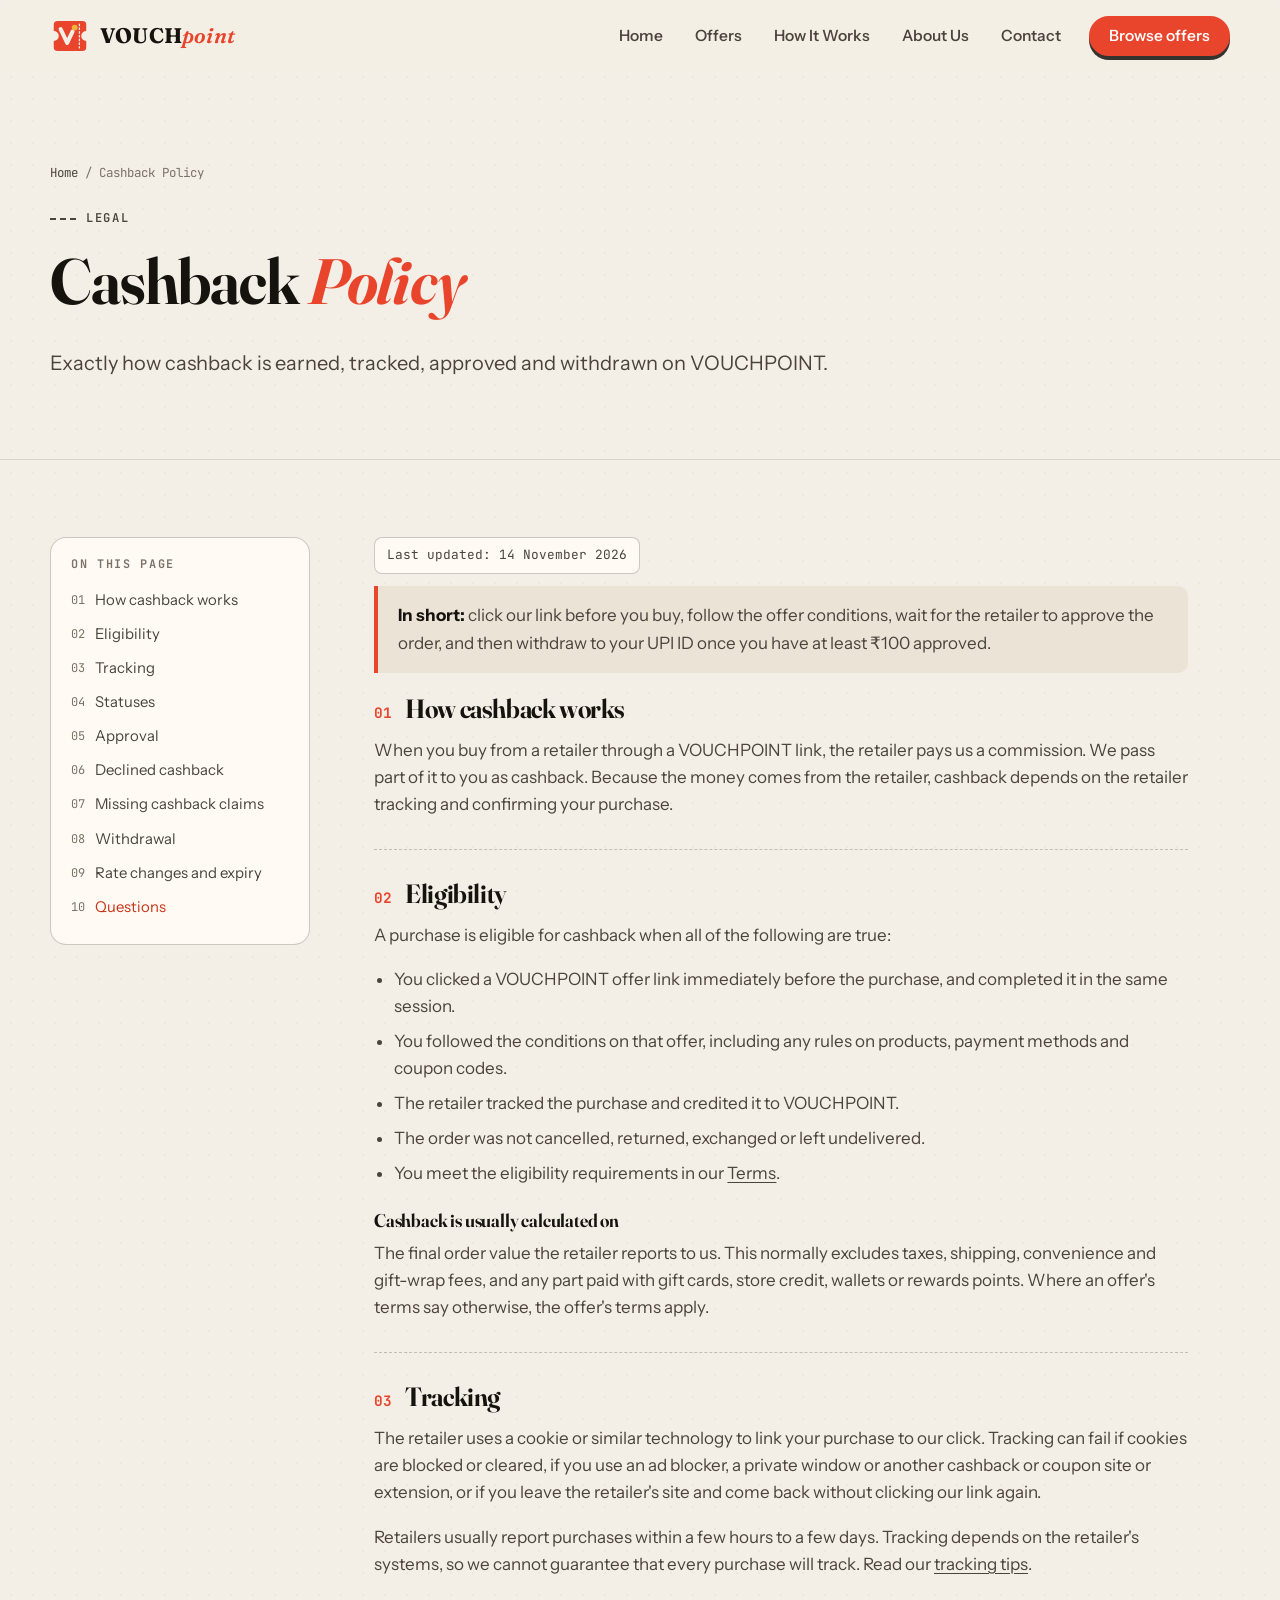
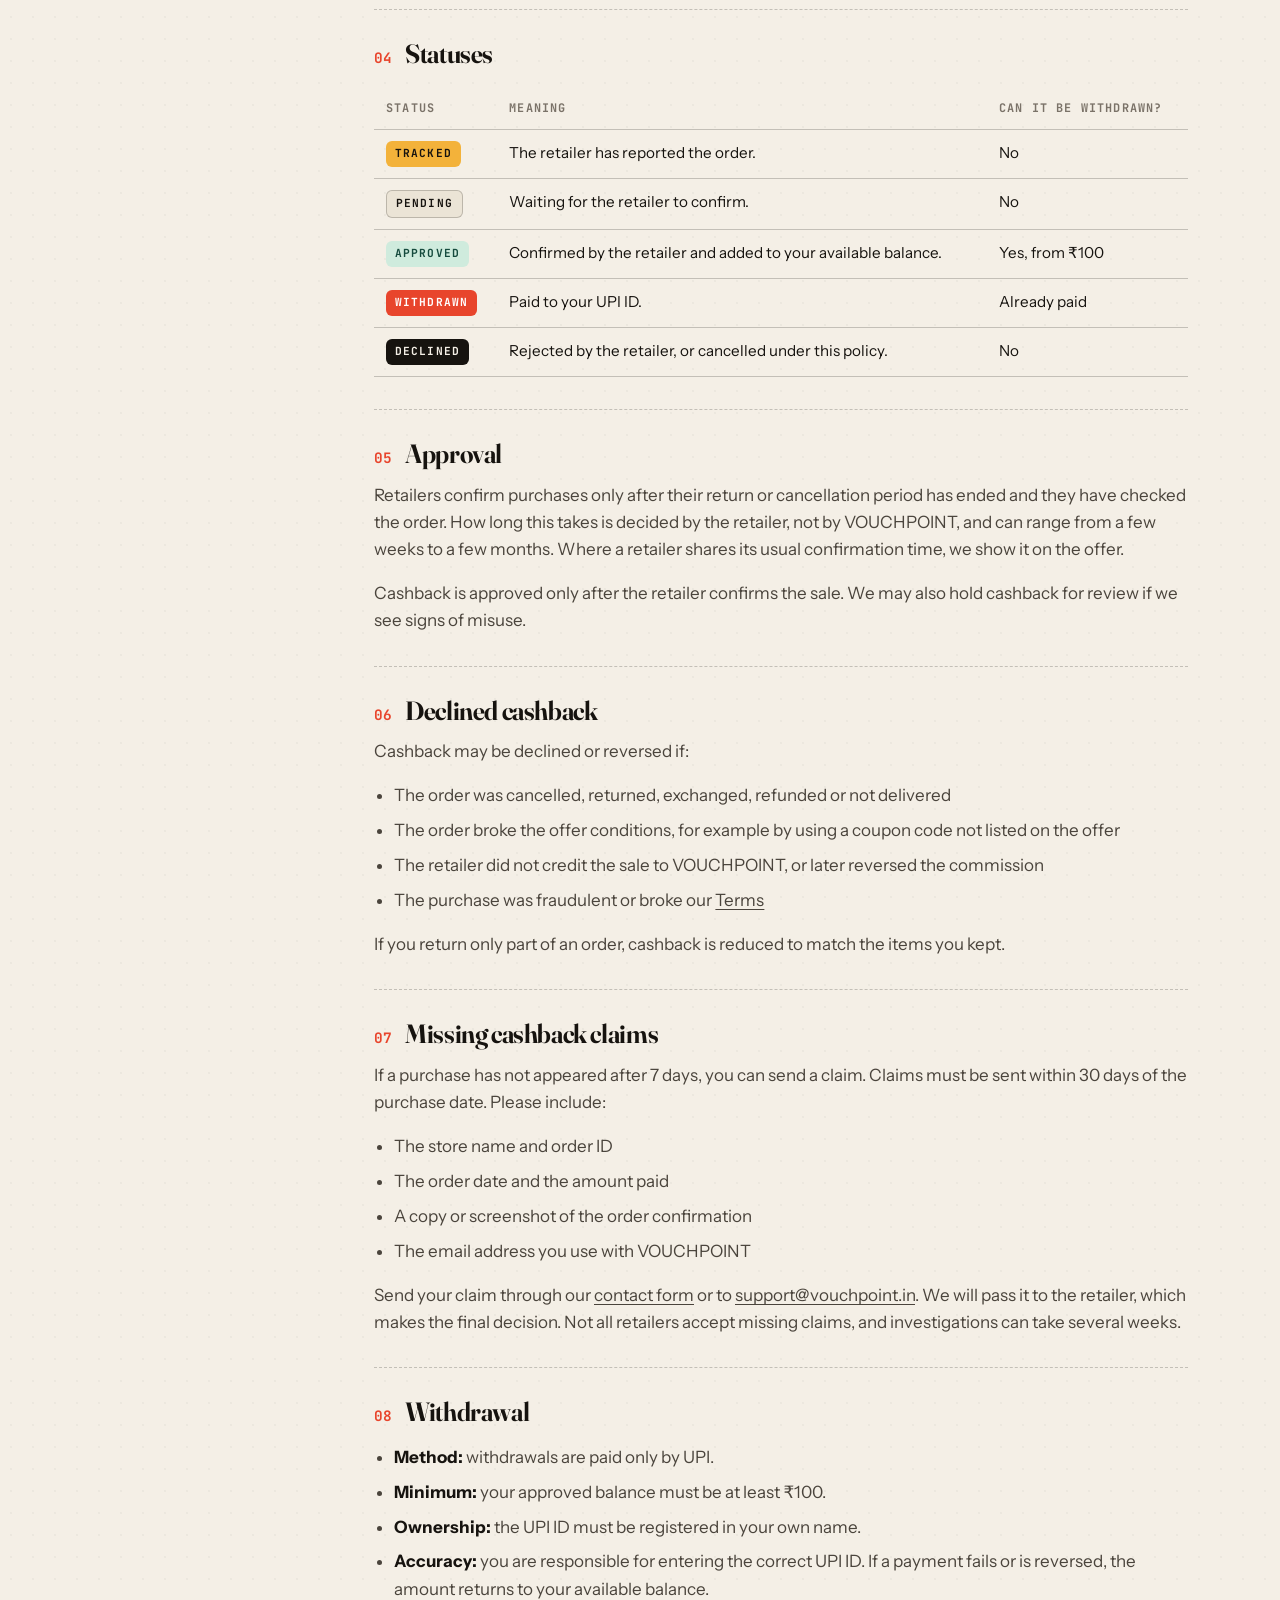
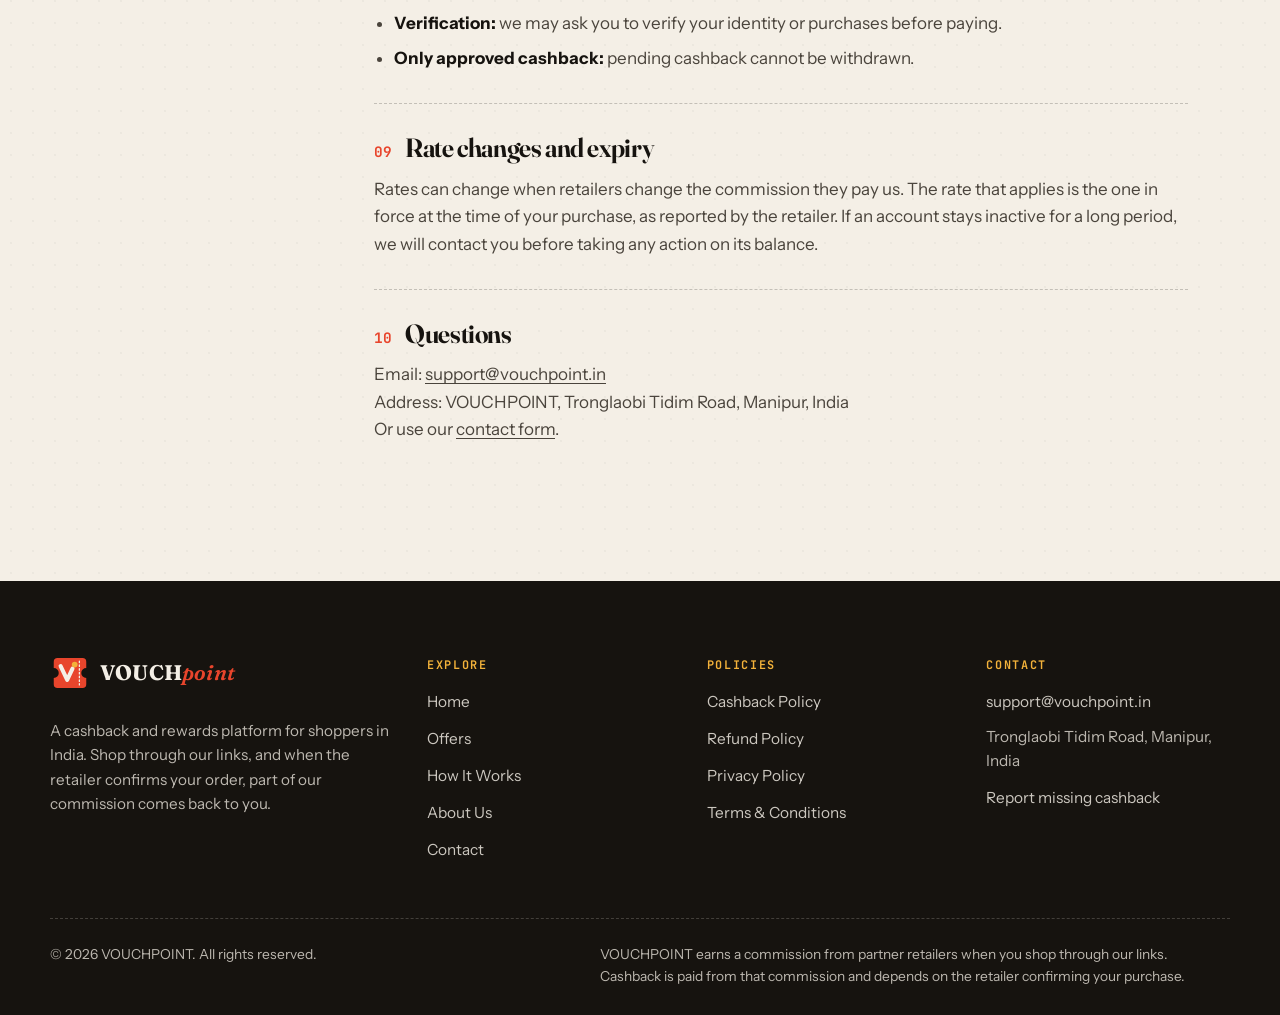
<file: cashback-policy.html>
<!DOCTYPE html>
<html lang="en-IN" class="no-js">
<head>
  <meta charset="utf-8">
  <meta name="viewport" content="width=device-width, initial-scale=1">
  <title>Cashback Policy | VOUCHPOINT</title>
  <meta name="description" content="VOUCHPOINT Cashback Policy: eligibility, tracking, pending and approved statuses, declined cashback, missing claims and UPI withdrawal from ₹100.">
  <link rel="canonical" href="https://vouchpoint.in/cashback-policy.html">
  <meta name="robots" content="index, follow">
  <meta name="theme-color" content="#F4EFE6">
  <meta name="author" content="VOUCHPOINT">

  <meta property="og:type" content="website">
  <meta property="og:site_name" content="VOUCHPOINT">
  <meta property="og:title" content="Cashback Policy | VOUCHPOINT">
  <meta property="og:description" content="VOUCHPOINT Cashback Policy: eligibility, tracking, pending and approved statuses, declined cashback, missing claims and UPI withdrawal from ₹100.">
  <meta property="og:url" content="https://vouchpoint.in/cashback-policy.html">
  <meta property="og:image" content="https://vouchpoint.in/assets/img/og-image.png">
  <meta property="og:image:width" content="1200">
  <meta property="og:image:height" content="630">
  <meta property="og:image:alt" content="VOUCHPOINT — cashback, tracked and paid to your UPI">
  <meta property="og:locale" content="en_IN">
  <meta name="twitter:card" content="summary_large_image">
  <meta name="twitter:title" content="Cashback Policy | VOUCHPOINT">
  <meta name="twitter:description" content="VOUCHPOINT Cashback Policy: eligibility, tracking, pending and approved statuses, declined cashback, missing claims and UPI withdrawal from ₹100.">
  <meta name="twitter:image" content="https://vouchpoint.in/assets/img/og-image.png">

  <link rel="icon" href="assets/img/favicon.svg" type="image/svg+xml">
  <link rel="icon" href="assets/img/favicon-32.png" sizes="32x32" type="image/png">
  <link rel="apple-touch-icon" href="assets/img/apple-touch-icon.png">
  <link rel="manifest" href="site.webmanifest">

  <link rel="preconnect" href="https://fonts.googleapis.com">
  <link rel="preconnect" href="https://fonts.gstatic.com" crossorigin>
  <link rel="stylesheet" href="https://fonts.googleapis.com/css2?family=Fraunces:ital,opsz,wght@0,9..144,500..700;1,9..144,500..700&family=Instrument+Sans:wght@400..700&family=JetBrains+Mono:wght@500;600;700&display=swap">
  <link rel="stylesheet" href="assets/css/styles.css">
</head>
<body>
<a class="skip-link" href="#main">Skip to content</a>

<header class="site-header">
  <div class="wrap">
    <a class="brand" href="index.html" aria-label="VOUCHPOINT home">
      <img src="assets/img/logo-mark.svg" alt="" width="40" height="40">
      <span class="brand-word">VOUCH<i>point</i></span>
    </a>
    <button class="nav-toggle" type="button" aria-expanded="false" aria-controls="site-nav" aria-label="Open menu"><span></span></button>
    <nav class="site-nav" id="site-nav" aria-label="Main">
      <ul class="nav-links">
        <li><a href="index.html">Home</a></li><li><a href="offers.html">Offers</a></li><li><a href="how-it-works.html">How It Works</a></li><li><a href="about.html">About Us</a></li><li><a href="contact.html">Contact</a></li>
        <li class="nav-cta"><a class="btn btn--primary btn--sm" href="offers.html">Browse offers</a></li>
      </ul>
    </nav>
  </div>
</header>

<main id="main">
<section class="page-hero">
  <div class="wrap">
    <nav class="crumbs" aria-label="Breadcrumb"><a href="index.html">Home</a> / <span aria-current="page">Cashback Policy</span></nav>
    <p class="eyebrow">Legal</p>
    <h1>Cashback <em class="accent">Policy</em></h1>
    <p class="lead">Exactly how cashback is earned, tracked, approved and withdrawn on VOUCHPOINT.</p>
  </div>
</section>
<section class="section--tight">
  <div class="wrap legal">
    <aside class="toc" aria-label="On this page"><h2>On this page</h2><ol><li><a href="#overview">How cashback works</a></li><li><a href="#eligibility">Eligibility</a></li><li><a href="#tracking">Tracking</a></li><li><a href="#statuses">Statuses</a></li><li><a href="#approval">Approval</a></li><li><a href="#declined">Declined cashback</a></li><li><a href="#missing">Missing cashback claims</a></li><li><a href="#withdrawal">Withdrawal</a></li><li><a href="#changes">Rate changes and expiry</a></li><li><a href="#contact">Questions</a></li></ol></aside>
    <article class="prose">
      <p class="updated">Last updated: 14 November 2026</p>
      <div class="callout"><p><strong>In short:</strong> click our link before you buy, follow the offer conditions, wait for the retailer to approve the order, and then withdraw to your UPI ID once you have at least ₹100 approved.</p></div>
      <section id="overview"><h2><span class="n">01</span>How cashback works</h2><p>When you buy from a retailer through a VOUCHPOINT link, the retailer pays us a commission. We pass part of it to you as cashback. Because the money comes from the retailer, cashback depends on the retailer tracking and confirming your purchase.</p></section><section id="eligibility"><h2><span class="n">02</span>Eligibility</h2><p>A purchase is eligible for cashback when all of the following are true:</p><ul><li>You clicked a VOUCHPOINT offer link immediately before the purchase, and completed it in the same session.</li><li>You followed the conditions on that offer, including any rules on products, payment methods and coupon codes.</li><li>The retailer tracked the purchase and credited it to VOUCHPOINT.</li><li>The order was not cancelled, returned, exchanged or left undelivered.</li><li>You meet the eligibility requirements in our <a href="terms.html#eligibility">Terms</a>.</li></ul>
<h3>Cashback is usually calculated on</h3><p>The final order value the retailer reports to us. This normally excludes taxes, shipping, convenience and gift-wrap fees, and any part paid with gift cards, store credit, wallets or rewards points. Where an offer's terms say otherwise, the offer's terms apply.</p></section><section id="tracking"><h2><span class="n">03</span>Tracking</h2><p>The retailer uses a cookie or similar technology to link your purchase to our click. Tracking can fail if cookies are blocked or cleared, if you use an ad blocker, a private window or another cashback or coupon site or extension, or if you leave the retailer's site and come back without clicking our link again.</p><p>Retailers usually report purchases within a few hours to a few days. Tracking depends on the retailer's systems, so we cannot guarantee that every purchase will track. Read our <a href="how-it-works.html#tracking">tracking tips</a>.</p></section><section id="statuses"><h2><span class="n">04</span>Statuses</h2><div class="table-scroll"><table><thead><tr><th>Status</th><th>Meaning</th><th>Can it be withdrawn?</th></tr></thead><tbody>
<tr><td><span class="status-pill sp-tracked" style="margin:0">Tracked</span></td><td>The retailer has reported the order.</td><td>No</td></tr>
<tr><td><span class="status-pill sp-pending" style="margin:0">Pending</span></td><td>Waiting for the retailer to confirm.</td><td>No</td></tr>
<tr><td><span class="status-pill sp-approved" style="margin:0">Approved</span></td><td>Confirmed by the retailer and added to your available balance.</td><td>Yes, from ₹100</td></tr>
<tr><td><span class="status-pill sp-paid" style="margin:0">Withdrawn</span></td><td>Paid to your UPI ID.</td><td>Already paid</td></tr>
<tr><td><span class="status-pill sp-declined" style="margin:0">Declined</span></td><td>Rejected by the retailer, or cancelled under this policy.</td><td>No</td></tr>
</tbody></table></div></section><section id="approval"><h2><span class="n">05</span>Approval</h2><p>Retailers confirm purchases only after their return or cancellation period has ended and they have checked the order. How long this takes is decided by the retailer, not by VOUCHPOINT, and can range from a few weeks to a few months. Where a retailer shares its usual confirmation time, we show it on the offer.</p><p>Cashback is approved only after the retailer confirms the sale. We may also hold cashback for review if we see signs of misuse.</p></section><section id="declined"><h2><span class="n">06</span>Declined cashback</h2><p>Cashback may be declined or reversed if:</p><ul><li>The order was cancelled, returned, exchanged, refunded or not delivered</li><li>The order broke the offer conditions, for example by using a coupon code not listed on the offer</li><li>The retailer did not credit the sale to VOUCHPOINT, or later reversed the commission</li><li>The purchase was fraudulent or broke our <a href="terms.html">Terms</a></li></ul><p>If you return only part of an order, cashback is reduced to match the items you kept.</p></section><section id="missing"><h2><span class="n">07</span>Missing cashback claims</h2><p>If a purchase has not appeared after 7 days, you can send a claim. Claims must be sent within 30 days of the purchase date. Please include:</p><ul><li>The store name and order ID</li><li>The order date and the amount paid</li><li>A copy or screenshot of the order confirmation</li><li>The email address you use with VOUCHPOINT</li></ul><p>Send your claim through our <a href="contact.html?topic=missing-cashback">contact form</a> or to <a href="mailto:support@vouchpoint.in">support@vouchpoint.in</a>. We will pass it to the retailer, which makes the final decision. Not all retailers accept missing claims, and investigations can take several weeks.</p></section><section id="withdrawal"><h2><span class="n">08</span>Withdrawal</h2><ul><li><strong>Method:</strong> withdrawals are paid only by UPI.</li><li><strong>Minimum:</strong> your approved balance must be at least ₹100.</li><li><strong>Ownership:</strong> the UPI ID must be registered in your own name.</li><li><strong>Accuracy:</strong> you are responsible for entering the correct UPI ID. If a payment fails or is reversed, the amount returns to your available balance.</li><li><strong>Verification:</strong> we may ask you to verify your identity or purchases before paying.</li><li><strong>Only approved cashback:</strong> pending cashback cannot be withdrawn.</li></ul></section><section id="changes"><h2><span class="n">09</span>Rate changes and expiry</h2><p>Rates can change when retailers change the commission they pay us. The rate that applies is the one in force at the time of your purchase, as reported by the retailer. If an account stays inactive for a long period, we will contact you before taking any action on its balance.</p></section><section id="contact"><h2><span class="n">10</span>Questions</h2><p>Email: <a href="mailto:support@vouchpoint.in">support@vouchpoint.in</a><br>Address: VOUCHPOINT, Tronglaobi Tidim Road, Manipur, India<br>Or use our <a href="contact.html">contact form</a>.</p></section>
    </article>
  </div>
</section>
</main>
<footer class="site-footer">
  <div class="wrap">
    <div class="footer-top">
      <div>
        <a class="brand" href="index.html" aria-label="VOUCHPOINT home">
          <img src="assets/img/logo-mark.svg" alt="" width="40" height="40">
          <span class="brand-word">VOUCH<i>point</i></span>
        </a>
        <p class="footer-about">A cashback and rewards platform for shoppers in India. Shop through our links, and when the retailer confirms your order, part of our commission comes back to you.</p>
      </div>
      <div class="footer-col">
        <h2>Explore</h2>
        <ul>
          <li><a href="index.html">Home</a></li>
          <li><a href="offers.html">Offers</a></li>
          <li><a href="how-it-works.html">How It Works</a></li>
          <li><a href="about.html">About Us</a></li>
          <li><a href="contact.html">Contact</a></li>
        </ul>
      </div>
      <div class="footer-col">
        <h2>Policies</h2>
        <ul>
          <li><a href="cashback-policy.html">Cashback Policy</a></li>
          <li><a href="refund-policy.html">Refund Policy</a></li>
          <li><a href="privacy-policy.html">Privacy Policy</a></li>
          <li><a href="terms.html">Terms &amp; Conditions</a></li>
        </ul>
      </div>
      <div class="footer-col">
        <h2>Contact</h2>
        <ul>
          <li><a href="mailto:support@vouchpoint.in">support@vouchpoint.in</a></li>
          <li><address>Tronglaobi Tidim Road, Manipur, India</address></li>
          <li><a href="contact.html?topic=missing-cashback">Report missing cashback</a></li>
        </ul>
      </div>
    </div>
    <div class="footer-bottom">
      <p>© <span data-year>2026</span> VOUCHPOINT. All rights reserved.</p>
      <p class="footer-disclosure">VOUCHPOINT earns a commission from partner retailers when you shop through our links. Cashback is paid from that commission and depends on the retailer confirming your purchase.</p>
    </div>
  </div>
</footer>
<button class="to-top" type="button" aria-label="Back to top"><svg viewBox="0 0 24 24" fill="none" stroke="currentColor" stroke-width="1.8" stroke-linecap="round" stroke-linejoin="round" aria-hidden="true"><path d="M12 19V5M6 11l6-6 6 6"/></svg></button>
<script src="assets/js/main.js" defer></script>
</body>
</html>
</file>
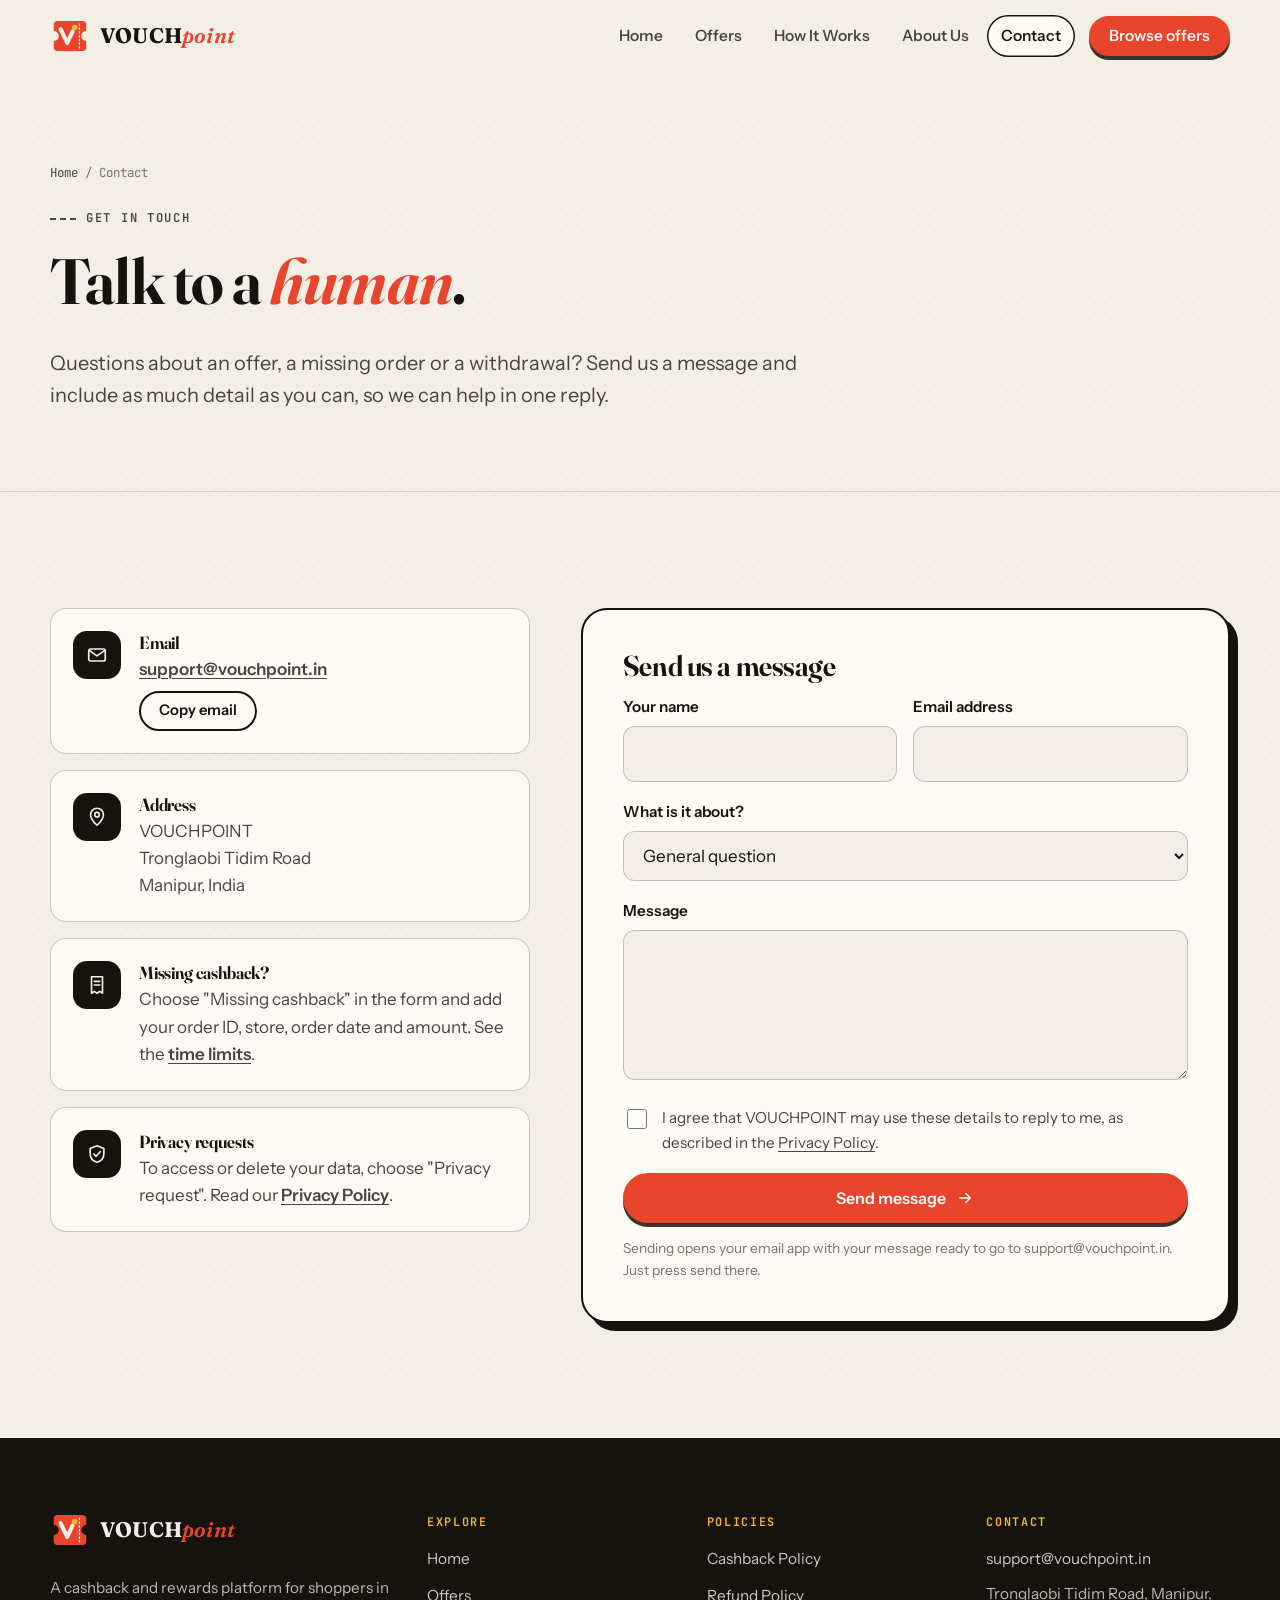
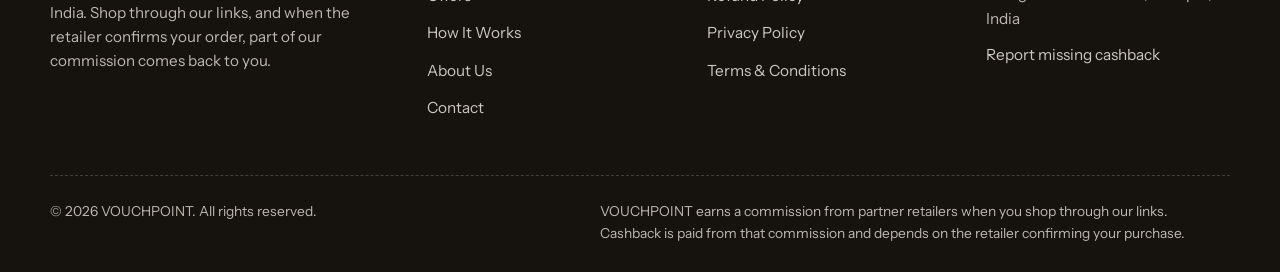
<file: contact.html>
<!DOCTYPE html>
<html lang="en-IN" class="no-js">
<head>
  <meta charset="utf-8">
  <meta name="viewport" content="width=device-width, initial-scale=1">
  <title>Contact Us | VOUCHPOINT</title>
  <meta name="description" content="Contact VOUCHPOINT support at support@vouchpoint.in for questions, missing cashback claims, withdrawal help or partnership enquiries.">
  <link rel="canonical" href="https://vouchpoint.in/contact.html">
  <meta name="robots" content="index, follow">
  <meta name="theme-color" content="#F4EFE6">
  <meta name="author" content="VOUCHPOINT">

  <meta property="og:type" content="website">
  <meta property="og:site_name" content="VOUCHPOINT">
  <meta property="og:title" content="Contact Us | VOUCHPOINT">
  <meta property="og:description" content="Contact VOUCHPOINT support at support@vouchpoint.in for questions, missing cashback claims, withdrawal help or partnership enquiries.">
  <meta property="og:url" content="https://vouchpoint.in/contact.html">
  <meta property="og:image" content="https://vouchpoint.in/assets/img/og-image.png">
  <meta property="og:image:width" content="1200">
  <meta property="og:image:height" content="630">
  <meta property="og:image:alt" content="VOUCHPOINT — cashback, tracked and paid to your UPI">
  <meta property="og:locale" content="en_IN">
  <meta name="twitter:card" content="summary_large_image">
  <meta name="twitter:title" content="Contact Us | VOUCHPOINT">
  <meta name="twitter:description" content="Contact VOUCHPOINT support at support@vouchpoint.in for questions, missing cashback claims, withdrawal help or partnership enquiries.">
  <meta name="twitter:image" content="https://vouchpoint.in/assets/img/og-image.png">

  <link rel="icon" href="assets/img/favicon.svg" type="image/svg+xml">
  <link rel="icon" href="assets/img/favicon-32.png" sizes="32x32" type="image/png">
  <link rel="apple-touch-icon" href="assets/img/apple-touch-icon.png">
  <link rel="manifest" href="site.webmanifest">

  <link rel="preconnect" href="https://fonts.googleapis.com">
  <link rel="preconnect" href="https://fonts.gstatic.com" crossorigin>
  <link rel="stylesheet" href="https://fonts.googleapis.com/css2?family=Fraunces:ital,opsz,wght@0,9..144,500..700;1,9..144,500..700&family=Instrument+Sans:wght@400..700&family=JetBrains+Mono:wght@500;600;700&display=swap">
  <link rel="stylesheet" href="assets/css/styles.css">
  <script type="application/ld+json">{"@context": "https://schema.org", "@type": "ContactPage", "name": "Contact VOUCHPOINT", "url": "https://vouchpoint.in/contact.html"}</script>
</head>
<body>
<a class="skip-link" href="#main">Skip to content</a>

<header class="site-header">
  <div class="wrap">
    <a class="brand" href="index.html" aria-label="VOUCHPOINT home">
      <img src="assets/img/logo-mark.svg" alt="" width="40" height="40">
      <span class="brand-word">VOUCH<i>point</i></span>
    </a>
    <button class="nav-toggle" type="button" aria-expanded="false" aria-controls="site-nav" aria-label="Open menu"><span></span></button>
    <nav class="site-nav" id="site-nav" aria-label="Main">
      <ul class="nav-links">
        <li><a href="index.html">Home</a></li><li><a href="offers.html">Offers</a></li><li><a href="how-it-works.html">How It Works</a></li><li><a href="about.html">About Us</a></li><li><a href="contact.html" aria-current="page">Contact</a></li>
        <li class="nav-cta"><a class="btn btn--primary btn--sm" href="offers.html">Browse offers</a></li>
      </ul>
    </nav>
  </div>
</header>

<main id="main">
<section class="page-hero">
  <div class="wrap">
    <nav class="crumbs" aria-label="Breadcrumb"><a href="index.html">Home</a> / <span aria-current="page">Contact</span></nav>
    <p class="eyebrow">Get in touch</p>
    <h1>Talk to a <em class="accent">human</em>.</h1>
    <p class="lead">Questions about an offer, a missing order or a withdrawal? Send us a message and include as much detail as you can, so we can help in one reply.</p>
  </div>
</section>
<section class="section">
  <div class="wrap contact-grid">
    <div class="contact-cards">
      <div class="contact-card reveal"><div class="c-ico"><svg viewBox="0 0 24 24" fill="none" stroke="currentColor" stroke-width="1.8" stroke-linecap="round" stroke-linejoin="round" aria-hidden="true"><rect x="3" y="5.5" width="18" height="13" rx="2"/><path d="M3.5 7l8.5 6 8.5-6"/></svg></div><div><h3>Email</h3><p><a href="mailto:support@vouchpoint.in">support@vouchpoint.in</a></p>
        <p style="margin-top:8px"><button class="btn btn--ghost btn--sm" type="button" data-copy-email>Copy email</button></p></div></div>
      <div class="contact-card reveal"><div class="c-ico"><svg viewBox="0 0 24 24" fill="none" stroke="currentColor" stroke-width="1.8" stroke-linecap="round" stroke-linejoin="round" aria-hidden="true"><path d="M12 21s7-6.2 7-11.5A7 7 0 0 0 5 9.5C5 14.8 12 21 12 21Z"/><circle cx="12" cy="9.5" r="2.5"/></svg></div><div><h3>Address</h3><address>VOUCHPOINT<br>Tronglaobi Tidim Road<br>Manipur, India</address></div></div>
      <div class="contact-card reveal"><div class="c-ico"><svg viewBox="0 0 24 24" fill="none" stroke="currentColor" stroke-width="1.8" stroke-linecap="round" stroke-linejoin="round" aria-hidden="true"><path d="M6 3h12v18l-3-2-3 2-3-2-3 2V3Z"/><path d="M9 8h6M9 12h6"/></svg></div><div><h3>Missing cashback?</h3><p>Choose "Missing cashback" in the form and add your order ID, store, order date and amount. See the <a href="cashback-policy.html#missing">time limits</a>.</p></div></div>
      <div class="contact-card reveal"><div class="c-ico"><svg viewBox="0 0 24 24" fill="none" stroke="currentColor" stroke-width="1.8" stroke-linecap="round" stroke-linejoin="round" aria-hidden="true"><path d="M12 3l7.5 3v5.5c0 4.6-3.2 8.3-7.5 9.5-4.3-1.2-7.5-4.9-7.5-9.5V6L12 3Z"/><path d="M8.5 12l2.5 2.5 4.5-5"/></svg></div><div><h3>Privacy requests</h3><p>To access or delete your data, choose "Privacy request". Read our <a href="privacy-policy.html">Privacy Policy</a>.</p></div></div>
    </div>

    <div class="form reveal">
      <form id="contact-form" novalidate>
        <h2 style="font-size:1.8rem">Send us a message</h2>
        <div class="form-row">
          <div class="field"><label for="name">Your name</label><input id="name" name="name" type="text" autocomplete="name" required data-msg="Please enter your name."><p class="error" role="alert"></p></div>
          <div class="field"><label for="email">Email address</label><input id="email" name="email" type="email" autocomplete="email" required data-msg="Please enter your email address."><p class="error" role="alert"></p></div>
        </div>
        <div class="field"><label for="topic">What is it about?</label>
          <select id="topic" name="topic" required data-msg="Please choose a topic.">
            <option value="general">General question</option>
            <option value="missing-cashback">Missing cashback</option>
            <option value="withdrawal">Withdrawal help</option>
            <option value="store-request">Store suggestion</option>
            <option value="partnership">Partnership enquiry</option>
            <option value="privacy">Privacy request</option>
            <option value="other">Other</option>
          </select><p class="error" role="alert"></p></div>
        <div class="form-row hidden" data-order-field>
          <div class="field"><label for="order">Order ID and date</label><input id="order" name="order" type="text" placeholder="e.g. 4023-1182, 10 Nov" data-msg="Please add your order ID and date."><p class="error" role="alert"></p></div>
          <div class="field"><label for="store">Store <span class="opt">(optional)</span></label><input id="store" name="store" type="text"><p class="error" role="alert"></p></div>
        </div>
        <div class="field"><label for="message">Message</label><textarea id="message" name="message" required data-msg="Please write your message."></textarea><p class="error" role="alert"></p></div>
        <div class="field" style="position:absolute;left:-9999px" aria-hidden="true"><label for="company">Company</label><input id="company" name="company" type="text" tabindex="-1" autocomplete="off"></div>
        <div class="field check"><input id="consent" name="consent" type="checkbox" required data-msg="Please confirm to continue."><label for="consent">I agree that VOUCHPOINT may use these details to reply to me, as described in the <a href="privacy-policy.html">Privacy Policy</a>.</label><p class="error" role="alert"></p></div>
        <button class="btn btn--primary" type="submit" style="width:100%">Send message <svg viewBox="0 0 24 24" fill="none" stroke="currentColor" stroke-width="1.8" stroke-linecap="round" stroke-linejoin="round" aria-hidden="true"><path d="M5 12h14M13 6l6 6-6 6"/></svg></button>
        <p class="form-note">Sending opens your email app with your message ready to go to support@vouchpoint.in. Just press send there.</p>
      </form>
      <div class="form-success" role="status">
        <div class="ok"><svg viewBox="0 0 24 24" fill="none" stroke="currentColor" stroke-width="1.8" stroke-linecap="round" stroke-linejoin="round" aria-hidden="true"><path d="M5 12.5l4.5 4.5L19 7.5"/></svg></div>
        <h2 style="font-size:1.7rem">Your message is ready</h2>
        <p>Your email app should have opened with the message filled in. Press <strong>Send</strong> there to reach us.</p>
        <p>Didn't open? <a href="mailto:support@vouchpoint.in" data-mail-fallback>Open it again</a> or write to <a href="mailto:support@vouchpoint.in">support@vouchpoint.in</a>.</p>
        <button class="btn btn--ghost btn--sm" type="button" data-form-reset>Write another message</button>
      </div>
    </div>
  </div>
</section>
</main>
<footer class="site-footer">
  <div class="wrap">
    <div class="footer-top">
      <div>
        <a class="brand" href="index.html" aria-label="VOUCHPOINT home">
          <img src="assets/img/logo-mark.svg" alt="" width="40" height="40">
          <span class="brand-word">VOUCH<i>point</i></span>
        </a>
        <p class="footer-about">A cashback and rewards platform for shoppers in India. Shop through our links, and when the retailer confirms your order, part of our commission comes back to you.</p>
      </div>
      <div class="footer-col">
        <h2>Explore</h2>
        <ul>
          <li><a href="index.html">Home</a></li>
          <li><a href="offers.html">Offers</a></li>
          <li><a href="how-it-works.html">How It Works</a></li>
          <li><a href="about.html">About Us</a></li>
          <li><a href="contact.html">Contact</a></li>
        </ul>
      </div>
      <div class="footer-col">
        <h2>Policies</h2>
        <ul>
          <li><a href="cashback-policy.html">Cashback Policy</a></li>
          <li><a href="refund-policy.html">Refund Policy</a></li>
          <li><a href="privacy-policy.html">Privacy Policy</a></li>
          <li><a href="terms.html">Terms &amp; Conditions</a></li>
        </ul>
      </div>
      <div class="footer-col">
        <h2>Contact</h2>
        <ul>
          <li><a href="mailto:support@vouchpoint.in">support@vouchpoint.in</a></li>
          <li><address>Tronglaobi Tidim Road, Manipur, India</address></li>
          <li><a href="contact.html?topic=missing-cashback">Report missing cashback</a></li>
        </ul>
      </div>
    </div>
    <div class="footer-bottom">
      <p>© <span data-year>2026</span> VOUCHPOINT. All rights reserved.</p>
      <p class="footer-disclosure">VOUCHPOINT earns a commission from partner retailers when you shop through our links. Cashback is paid from that commission and depends on the retailer confirming your purchase.</p>
    </div>
  </div>
</footer>
<button class="to-top" type="button" aria-label="Back to top"><svg viewBox="0 0 24 24" fill="none" stroke="currentColor" stroke-width="1.8" stroke-linecap="round" stroke-linejoin="round" aria-hidden="true"><path d="M12 19V5M6 11l6-6 6 6"/></svg></button>
<script src="assets/js/main.js" defer></script>
<script src="assets/js/contact.js" defer></script>
</body>
</html>
</file>
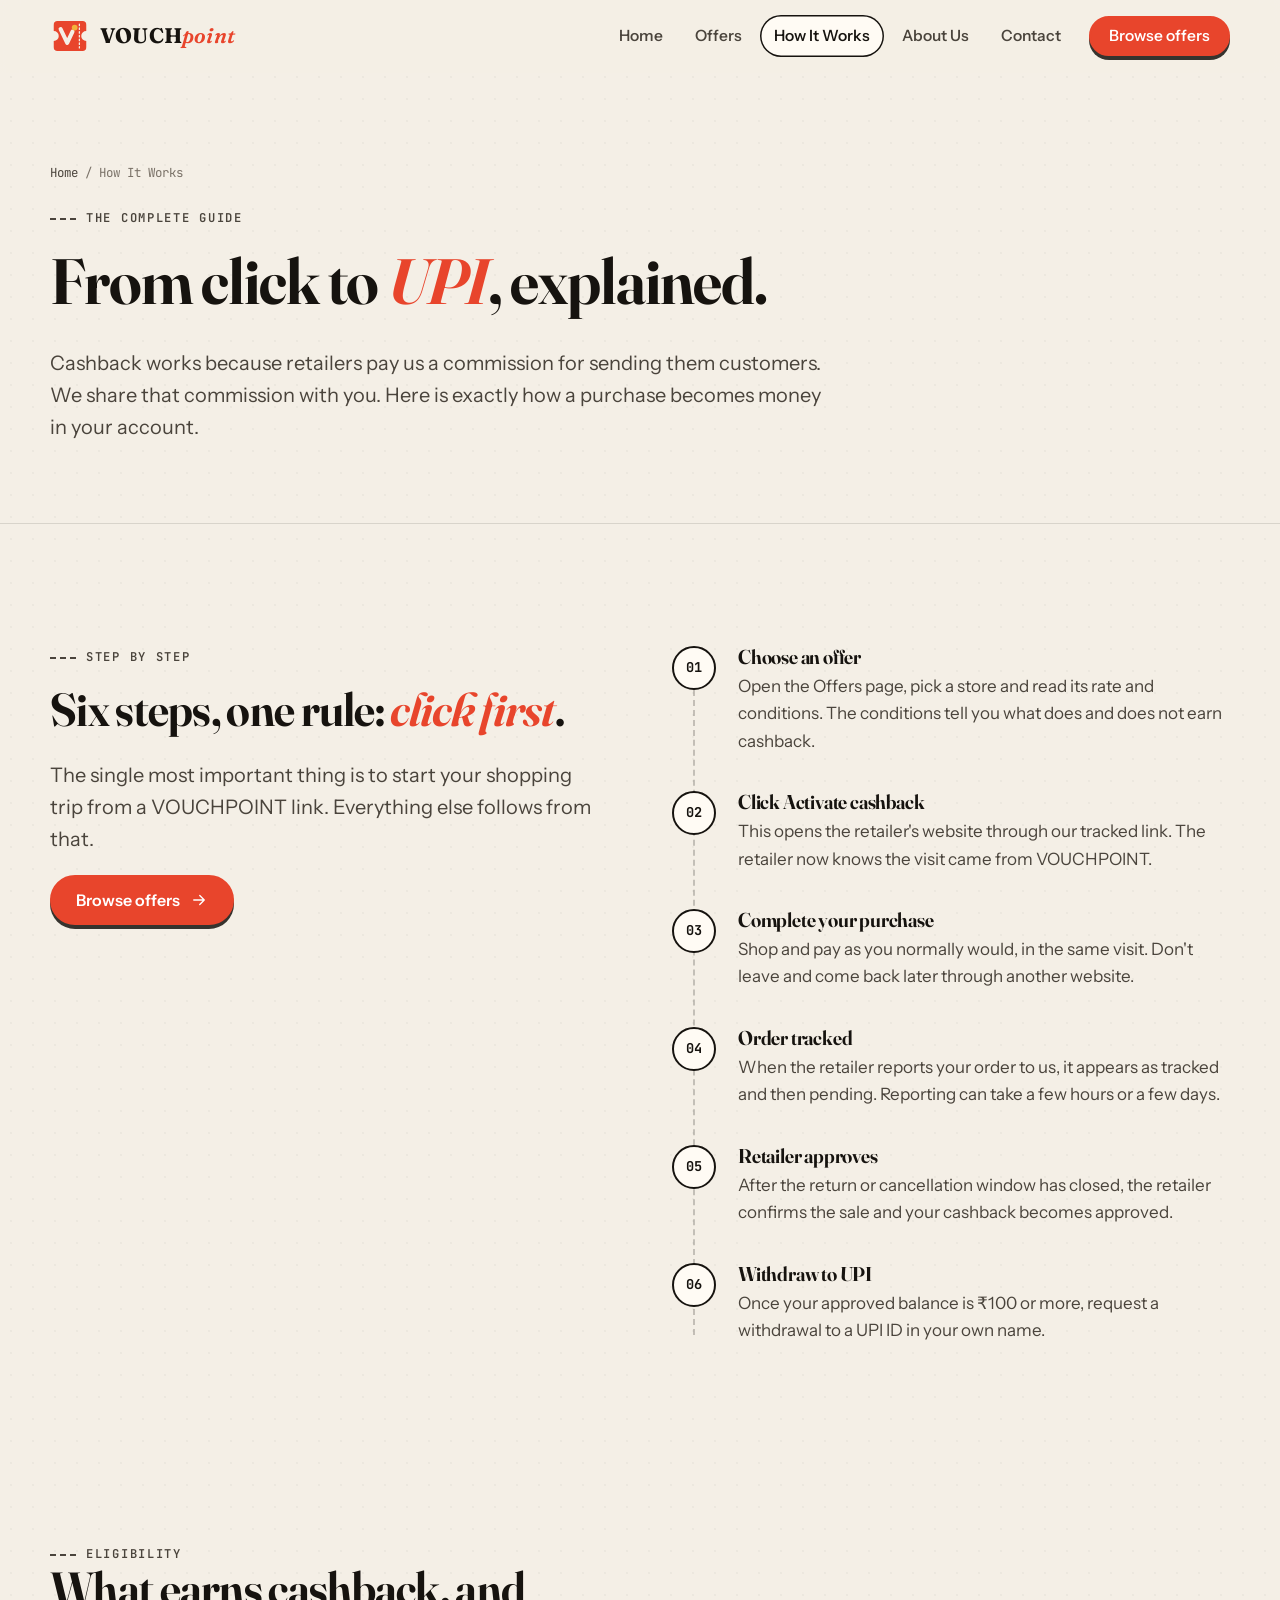
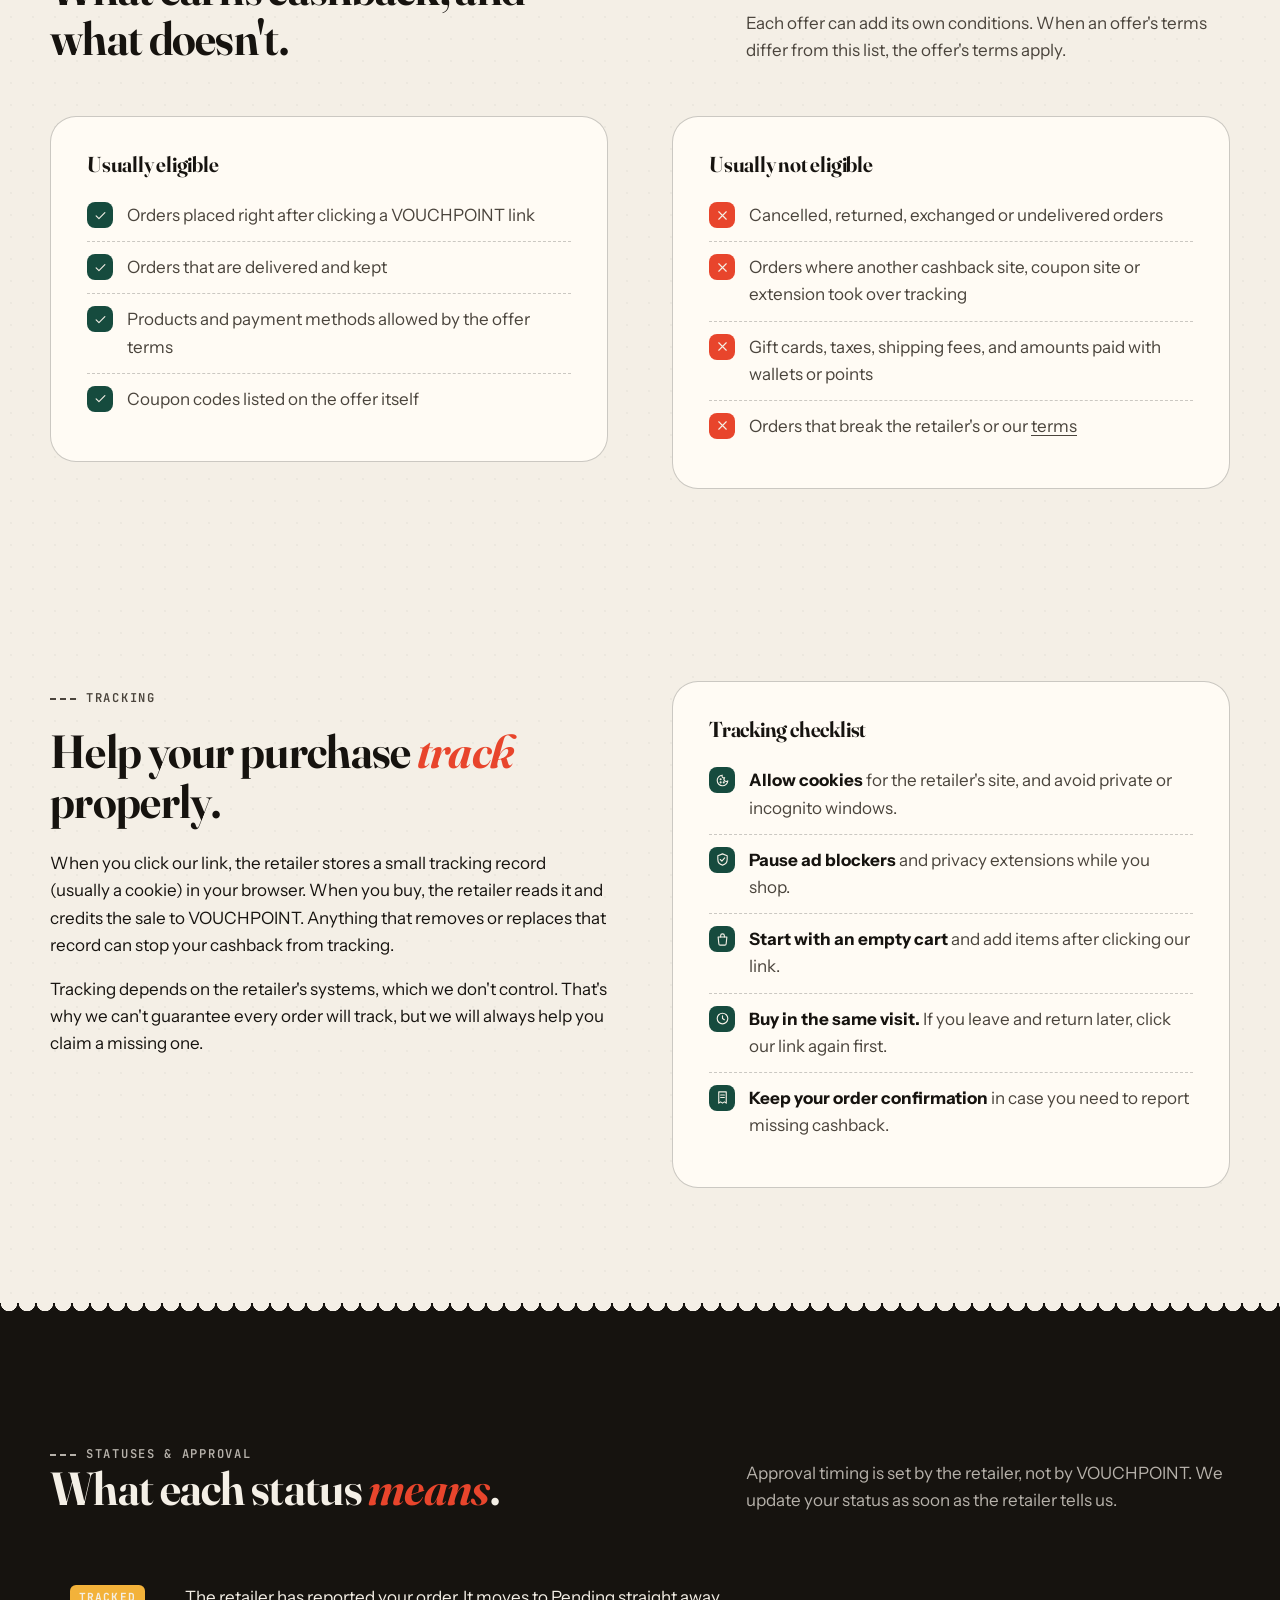
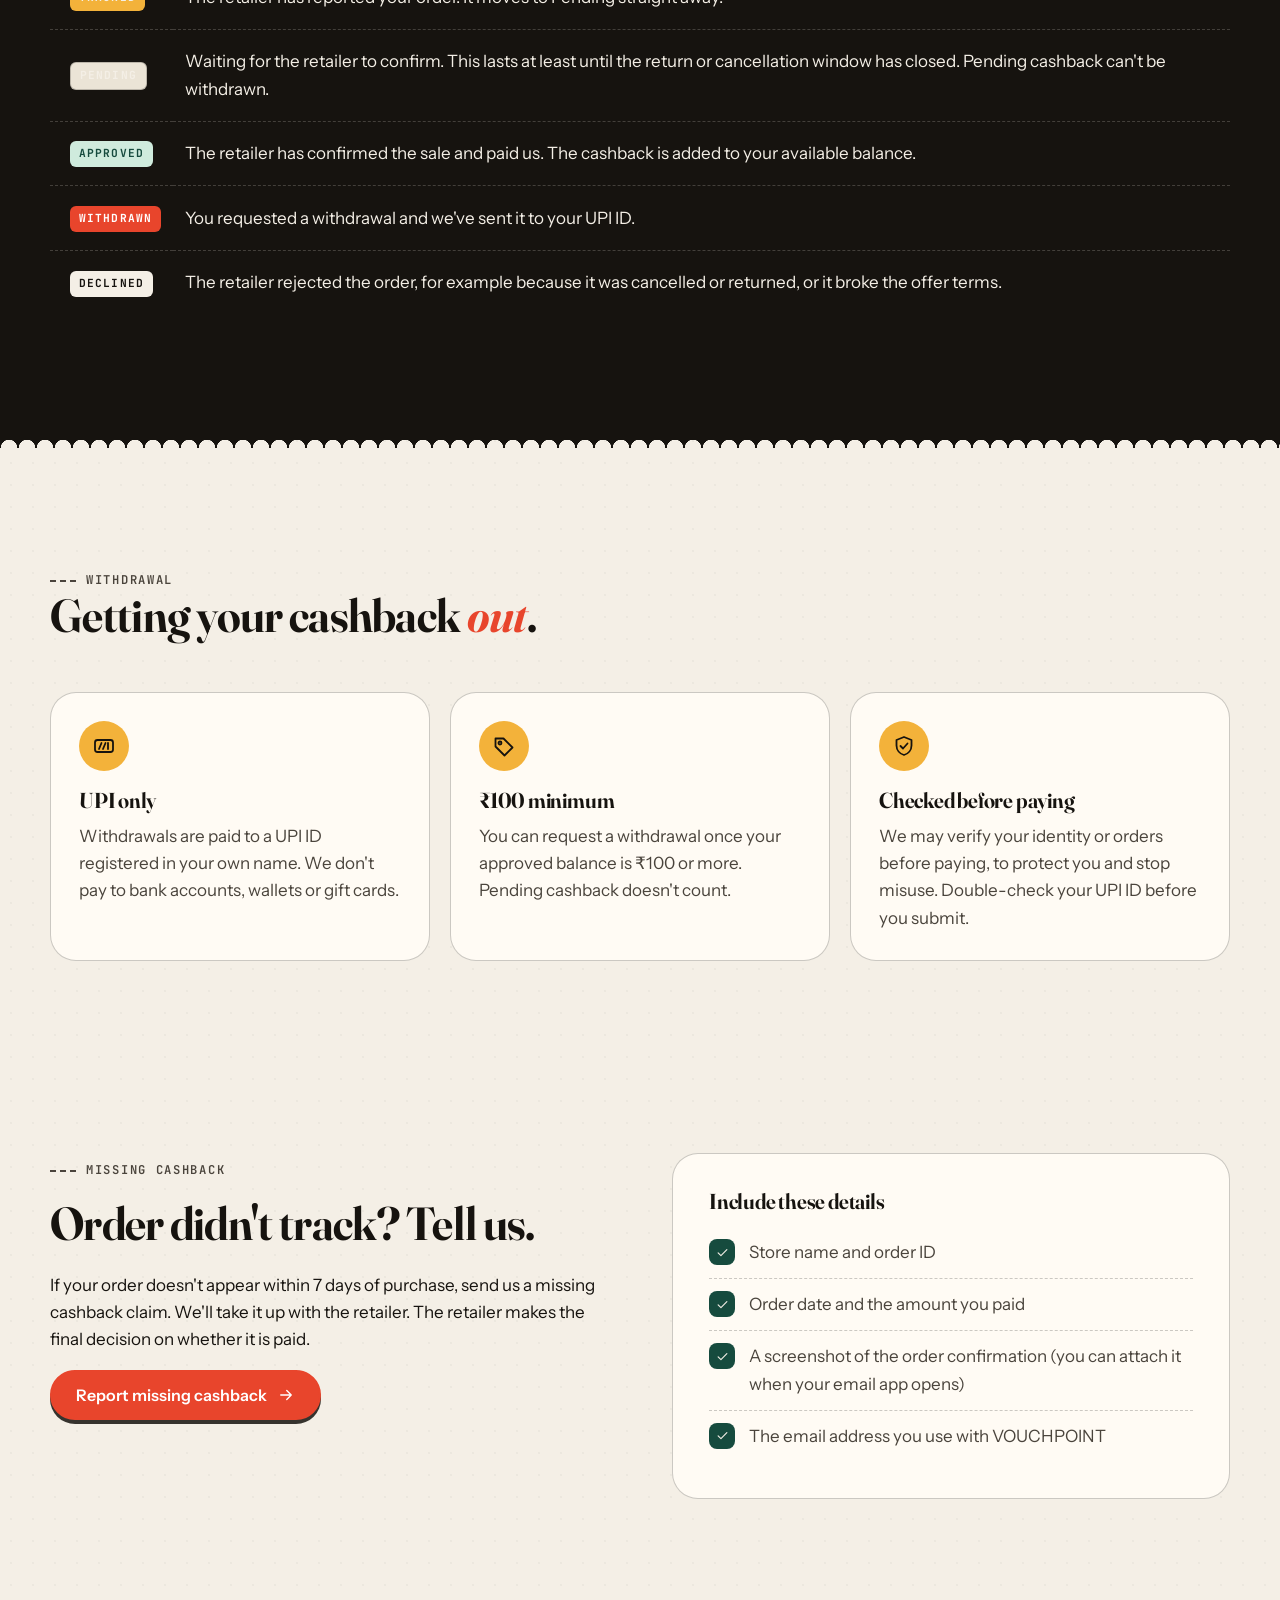
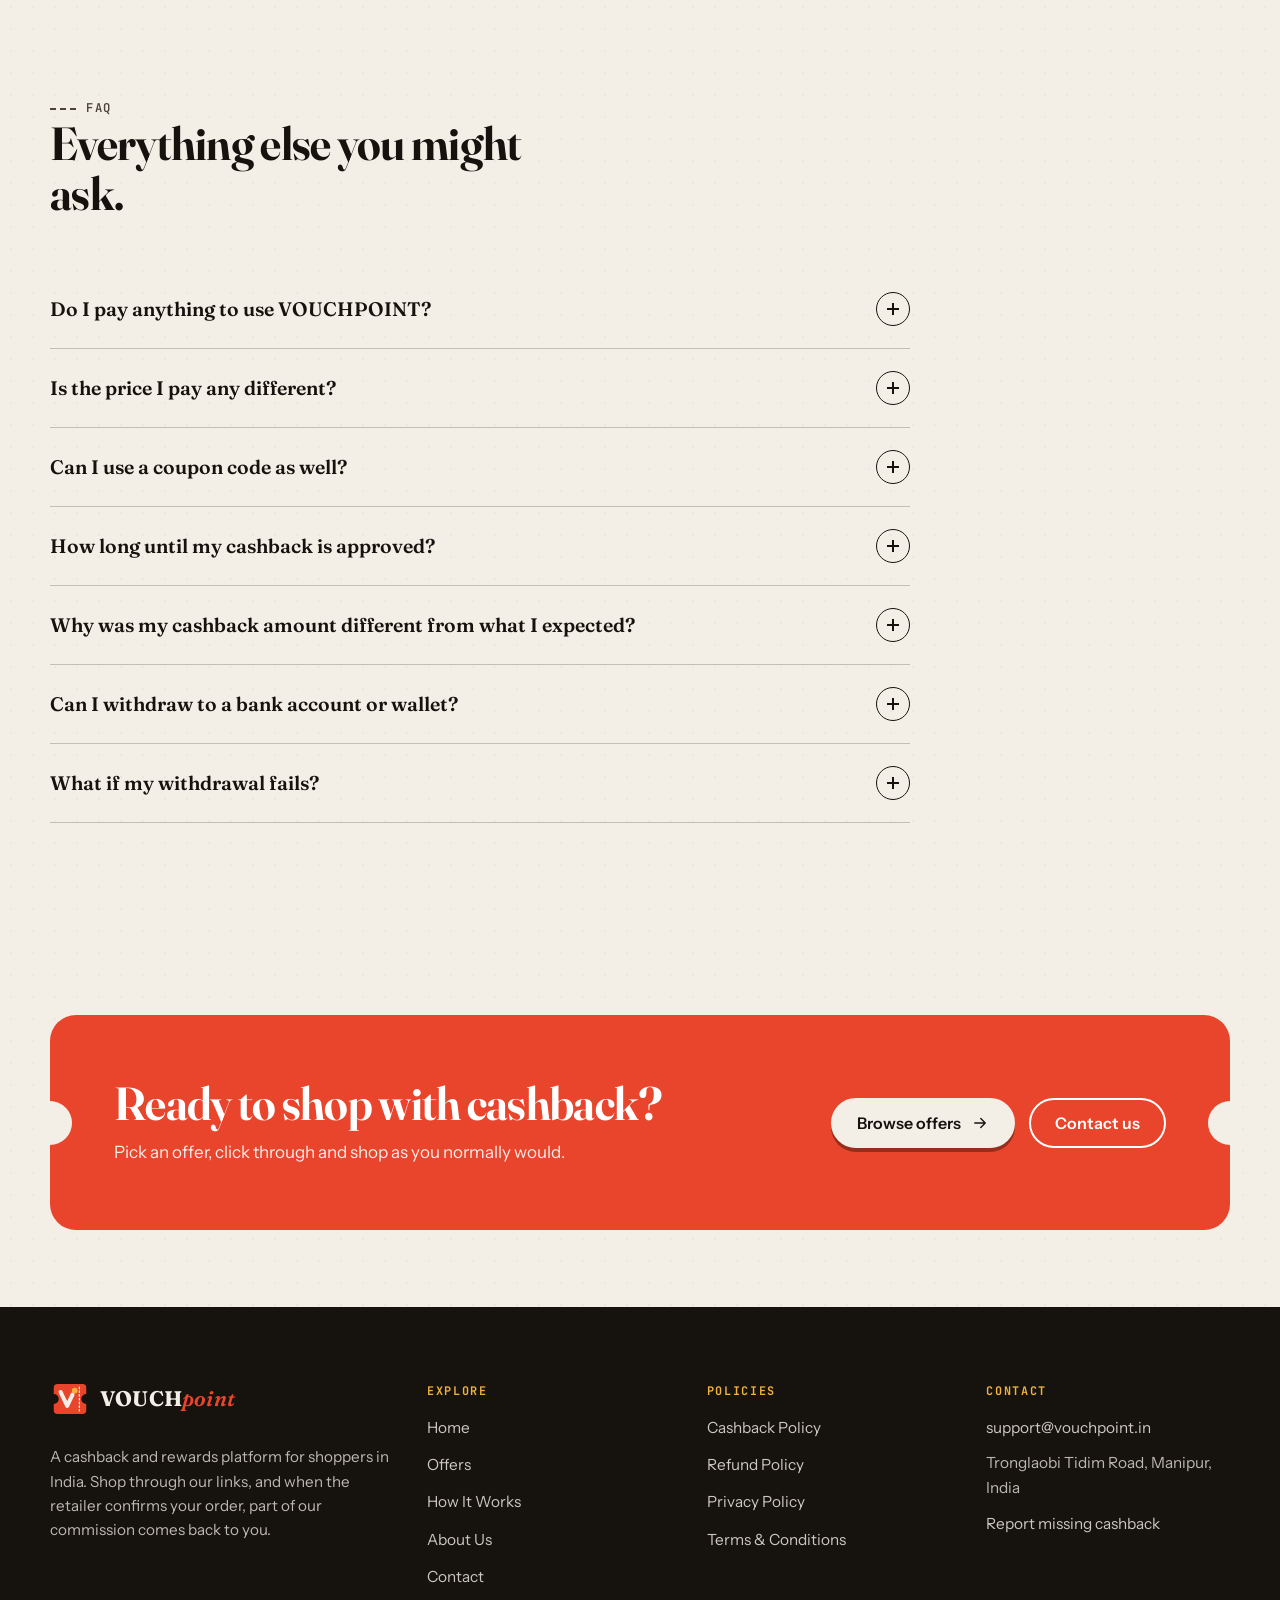
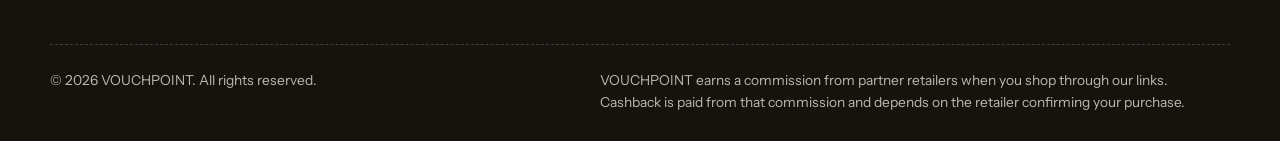
<file: how-it-works.html>
<!DOCTYPE html>
<html lang="en-IN" class="no-js">
<head>
  <meta charset="utf-8">
  <meta name="viewport" content="width=device-width, initial-scale=1">
  <title>How It Works | VOUCHPOINT</title>
  <meta name="description" content="Learn how VOUCHPOINT cashback works: eligibility, tracking, pending and approved status, and withdrawing approved cashback to your UPI ID from ₹100.">
  <link rel="canonical" href="https://vouchpoint.in/how-it-works.html">
  <meta name="robots" content="index, follow">
  <meta name="theme-color" content="#F4EFE6">
  <meta name="author" content="VOUCHPOINT">

  <meta property="og:type" content="website">
  <meta property="og:site_name" content="VOUCHPOINT">
  <meta property="og:title" content="How It Works | VOUCHPOINT">
  <meta property="og:description" content="Learn how VOUCHPOINT cashback works: eligibility, tracking, pending and approved status, and withdrawing approved cashback to your UPI ID from ₹100.">
  <meta property="og:url" content="https://vouchpoint.in/how-it-works.html">
  <meta property="og:image" content="https://vouchpoint.in/assets/img/og-image.png">
  <meta property="og:image:width" content="1200">
  <meta property="og:image:height" content="630">
  <meta property="og:image:alt" content="VOUCHPOINT — cashback, tracked and paid to your UPI">
  <meta property="og:locale" content="en_IN">
  <meta name="twitter:card" content="summary_large_image">
  <meta name="twitter:title" content="How It Works | VOUCHPOINT">
  <meta name="twitter:description" content="Learn how VOUCHPOINT cashback works: eligibility, tracking, pending and approved status, and withdrawing approved cashback to your UPI ID from ₹100.">
  <meta name="twitter:image" content="https://vouchpoint.in/assets/img/og-image.png">

  <link rel="icon" href="assets/img/favicon.svg" type="image/svg+xml">
  <link rel="icon" href="assets/img/favicon-32.png" sizes="32x32" type="image/png">
  <link rel="apple-touch-icon" href="assets/img/apple-touch-icon.png">
  <link rel="manifest" href="site.webmanifest">

  <link rel="preconnect" href="https://fonts.googleapis.com">
  <link rel="preconnect" href="https://fonts.gstatic.com" crossorigin>
  <link rel="stylesheet" href="https://fonts.googleapis.com/css2?family=Fraunces:ital,opsz,wght@0,9..144,500..700;1,9..144,500..700&family=Instrument+Sans:wght@400..700&family=JetBrains+Mono:wght@500;600;700&display=swap">
  <link rel="stylesheet" href="assets/css/styles.css">
  <script type="application/ld+json">{"@context": "https://schema.org", "@type": "FAQPage", "mainEntity": [{"@type": "Question", "name": "Do I pay anything to use VOUCHPOINT?", "acceptedAnswer": {"@type": "Answer", "text": "No. The service is free. Cashback comes from the commission the retailer pays us, not from you."}}, {"@type": "Question", "name": "Is the price I pay any different?", "acceptedAnswer": {"@type": "Answer", "text": "No. Going through our link does not change the price the retailer charges you."}}, {"@type": "Question", "name": "Can I use a coupon code as well?", "acceptedAnswer": {"@type": "Answer", "text": "Only coupon codes listed on the offer. Codes from other websites can stop the retailer from crediting the sale to us, and then no cashback is paid."}}, {"@type": "Question", "name": "How long until my cashback is approved?", "acceptedAnswer": {"@type": "Answer", "text": "It depends on the retailer. Most only confirm after their return or cancellation window ends, and some take longer to report. Where a retailer shares its usual confirmation time, we show it on the offer."}}, {"@type": "Question", "name": "Why was my cashback amount different from what I expected?", "acceptedAnswer": {"@type": "Answer", "text": "Cashback is calculated on the final value the retailer reports, which usually excludes taxes, shipping, gift wrap and any part paid with gift cards, wallets or rewards points. Partial returns also reduce it."}}, {"@type": "Question", "name": "Can I withdraw to a bank account or wallet?", "acceptedAnswer": {"@type": "Answer", "text": "Not at the moment. Withdrawals are paid only by UPI, to a UPI ID in your own name, with a minimum of ₹100."}}, {"@type": "Question", "name": "What if my withdrawal fails?", "acceptedAnswer": {"@type": "Answer", "text": "If a UPI payment fails or is reversed, for example because the UPI ID is wrong, the amount goes back to your available balance and you can request it again with the correct details."}}]}</script>
</head>
<body>
<a class="skip-link" href="#main">Skip to content</a>

<header class="site-header">
  <div class="wrap">
    <a class="brand" href="index.html" aria-label="VOUCHPOINT home">
      <img src="assets/img/logo-mark.svg" alt="" width="40" height="40">
      <span class="brand-word">VOUCH<i>point</i></span>
    </a>
    <button class="nav-toggle" type="button" aria-expanded="false" aria-controls="site-nav" aria-label="Open menu"><span></span></button>
    <nav class="site-nav" id="site-nav" aria-label="Main">
      <ul class="nav-links">
        <li><a href="index.html">Home</a></li><li><a href="offers.html">Offers</a></li><li><a href="how-it-works.html" aria-current="page">How It Works</a></li><li><a href="about.html">About Us</a></li><li><a href="contact.html">Contact</a></li>
        <li class="nav-cta"><a class="btn btn--primary btn--sm" href="offers.html">Browse offers</a></li>
      </ul>
    </nav>
  </div>
</header>

<main id="main">
<section class="page-hero">
  <div class="wrap">
    <nav class="crumbs" aria-label="Breadcrumb"><a href="index.html">Home</a> / <span aria-current="page">How It Works</span></nav>
    <p class="eyebrow">The complete guide</p>
    <h1>From click to <em class="accent">UPI</em>, explained.</h1>
    <p class="lead">Cashback works because retailers pay us a commission for sending them customers. We share that commission with you. Here is exactly how a purchase becomes money in your account.</p>
  </div>
</section>

<section class="section">
  <div class="wrap split">
    <div>
      <p class="eyebrow">Step by step</p>
      <h2>Six steps, one rule: <em class="accent">click first</em>.</h2>
      <p class="lead">The single most important thing is to start your shopping trip from a VOUCHPOINT link. Everything else follows from that.</p>
      <div class="btn-row"><a class="btn btn--primary" href="offers.html">Browse offers <svg viewBox="0 0 24 24" fill="none" stroke="currentColor" stroke-width="1.8" stroke-linecap="round" stroke-linejoin="round" aria-hidden="true"><path d="M5 12h14M13 6l6 6-6 6"/></svg></a></div>
    </div>
    <ol class="timeline"><li class="reveal"><span class="t-dot">01</span><h3>Choose an offer</h3><p>Open the Offers page, pick a store and read its rate and conditions. The conditions tell you what does and does not earn cashback.</p></li><li class="reveal"><span class="t-dot">02</span><h3>Click Activate cashback</h3><p>This opens the retailer's website through our tracked link. The retailer now knows the visit came from VOUCHPOINT.</p></li><li class="reveal"><span class="t-dot">03</span><h3>Complete your purchase</h3><p>Shop and pay as you normally would, in the same visit. Don't leave and come back later through another website.</p></li><li class="reveal"><span class="t-dot">04</span><h3>Order tracked</h3><p>When the retailer reports your order to us, it appears as tracked and then pending. Reporting can take a few hours or a few days.</p></li><li class="reveal"><span class="t-dot">05</span><h3>Retailer approves</h3><p>After the return or cancellation window has closed, the retailer confirms the sale and your cashback becomes approved.</p></li><li class="reveal"><span class="t-dot">06</span><h3>Withdraw to UPI</h3><p>Once your approved balance is ₹100 or more, request a withdrawal to a UPI ID in your own name.</p></li></ol>
  </div>
</section>

<section class="section--tight" id="eligibility">
  <div class="wrap">
    <div class="section-head reveal"><div><p class="eyebrow">Eligibility</p><h2>What earns cashback, and what doesn't.</h2></div>
    <p>Each offer can add its own conditions. When an offer's terms differ from this list, the offer's terms apply.</p></div>
    <div class="split">
      <div class="panel reveal"><h3>Usually eligible</h3>
        <ul class="checklist">
          <li><span class="ck"><svg viewBox="0 0 24 24" fill="none" stroke="currentColor" stroke-width="1.8" stroke-linecap="round" stroke-linejoin="round" aria-hidden="true"><path d="M5 12.5l4.5 4.5L19 7.5"/></svg></span><span>Orders placed right after clicking a VOUCHPOINT link</span></li>
          <li><span class="ck"><svg viewBox="0 0 24 24" fill="none" stroke="currentColor" stroke-width="1.8" stroke-linecap="round" stroke-linejoin="round" aria-hidden="true"><path d="M5 12.5l4.5 4.5L19 7.5"/></svg></span><span>Orders that are delivered and kept</span></li>
          <li><span class="ck"><svg viewBox="0 0 24 24" fill="none" stroke="currentColor" stroke-width="1.8" stroke-linecap="round" stroke-linejoin="round" aria-hidden="true"><path d="M5 12.5l4.5 4.5L19 7.5"/></svg></span><span>Products and payment methods allowed by the offer terms</span></li>
          <li><span class="ck"><svg viewBox="0 0 24 24" fill="none" stroke="currentColor" stroke-width="1.8" stroke-linecap="round" stroke-linejoin="round" aria-hidden="true"><path d="M5 12.5l4.5 4.5L19 7.5"/></svg></span><span>Coupon codes listed on the offer itself</span></li>
        </ul></div>
      <div class="panel reveal"><h3>Usually not eligible</h3>
        <ul class="checklist">
          <li><span class="ck x"><svg viewBox="0 0 24 24" fill="none" stroke="currentColor" stroke-width="1.8" stroke-linecap="round" stroke-linejoin="round" aria-hidden="true"><path d="M6 6l12 12M18 6 6 18"/></svg></span><span>Cancelled, returned, exchanged or undelivered orders</span></li>
          <li><span class="ck x"><svg viewBox="0 0 24 24" fill="none" stroke="currentColor" stroke-width="1.8" stroke-linecap="round" stroke-linejoin="round" aria-hidden="true"><path d="M6 6l12 12M18 6 6 18"/></svg></span><span>Orders where another cashback site, coupon site or extension took over tracking</span></li>
          <li><span class="ck x"><svg viewBox="0 0 24 24" fill="none" stroke="currentColor" stroke-width="1.8" stroke-linecap="round" stroke-linejoin="round" aria-hidden="true"><path d="M6 6l12 12M18 6 6 18"/></svg></span><span>Gift cards, taxes, shipping fees, and amounts paid with wallets or points</span></li>
          <li><span class="ck x"><svg viewBox="0 0 24 24" fill="none" stroke="currentColor" stroke-width="1.8" stroke-linecap="round" stroke-linejoin="round" aria-hidden="true"><path d="M6 6l12 12M18 6 6 18"/></svg></span><span>Orders that break the retailer's or our <a href="terms.html">terms</a></span></li>
        </ul></div>
    </div>
  </div>
</section>

<section class="section" id="tracking">
  <div class="wrap split">
    <div class="reveal">
      <p class="eyebrow">Tracking</p>
      <h2>Help your purchase <em class="accent">track</em> properly.</h2>
      <p>When you click our link, the retailer stores a small tracking record (usually a cookie) in your browser. When you buy, the retailer reads it and credits the sale to VOUCHPOINT. Anything that removes or replaces that record can stop your cashback from tracking.</p>
      <p>Tracking depends on the retailer's systems, which we don't control. That's why we can't guarantee every order will track, but we will always help you claim a missing one.</p>
    </div>
    <div class="panel reveal"><h3>Tracking checklist</h3>
      <ul class="checklist">
        <li><span class="ck"><svg viewBox="0 0 24 24" fill="none" stroke="currentColor" stroke-width="1.8" stroke-linecap="round" stroke-linejoin="round" aria-hidden="true"><path d="M20.5 12.5A8.5 8.5 0 1 1 11.5 3.5a3 3 0 0 0 4 4 3 3 0 0 0 5 5Z"/><circle cx="9" cy="10" r=".8"/><circle cx="14" cy="15" r=".8"/><circle cx="9" cy="15" r=".8"/></svg></span><span><strong>Allow cookies</strong> for the retailer's site, and avoid private or incognito windows.</span></li>
        <li><span class="ck"><svg viewBox="0 0 24 24" fill="none" stroke="currentColor" stroke-width="1.8" stroke-linecap="round" stroke-linejoin="round" aria-hidden="true"><path d="M12 3l7.5 3v5.5c0 4.6-3.2 8.3-7.5 9.5-4.3-1.2-7.5-4.9-7.5-9.5V6L12 3Z"/><path d="M8.5 12l2.5 2.5 4.5-5"/></svg></span><span><strong>Pause ad blockers</strong> and privacy extensions while you shop.</span></li>
        <li><span class="ck"><svg viewBox="0 0 24 24" fill="none" stroke="currentColor" stroke-width="1.8" stroke-linecap="round" stroke-linejoin="round" aria-hidden="true"><path d="M5 8h14l-1.2 11.2a2 2 0 0 1-2 1.8H8.2a2 2 0 0 1-2-1.8L5 8Z"/><path d="M9 8V6a3 3 0 0 1 6 0v2"/></svg></span><span><strong>Start with an empty cart</strong> and add items after clicking our link.</span></li>
        <li><span class="ck"><svg viewBox="0 0 24 24" fill="none" stroke="currentColor" stroke-width="1.8" stroke-linecap="round" stroke-linejoin="round" aria-hidden="true"><circle cx="12" cy="12" r="8.5"/><path d="M12 7.5V12l3 2"/></svg></span><span><strong>Buy in the same visit.</strong> If you leave and return later, click our link again first.</span></li>
        <li><span class="ck"><svg viewBox="0 0 24 24" fill="none" stroke="currentColor" stroke-width="1.8" stroke-linecap="round" stroke-linejoin="round" aria-hidden="true"><path d="M6 3h12v18l-3-2-3 2-3-2-3 2V3Z"/><path d="M9 8h6M9 12h6"/></svg></span><span><strong>Keep your order confirmation</strong> in case you need to report missing cashback.</span></li>
      </ul></div>
  </div>
</section>

<div class="tear" aria-hidden="true"></div>
<section class="section section--ink" id="statuses">
  <div class="wrap">
    <div class="section-head reveal"><div><p class="eyebrow">Statuses &amp; approval</p><h2>What each status <em class="accent">means</em>.</h2></div>
    <p>Approval timing is set by the retailer, not by VOUCHPOINT. We update your status as soon as the retailer tells us.</p></div>
    <div class="table-scroll reveal">
      <table class="status-table" style="width:100%;border-collapse:collapse">
        <tbody>
          <tr><td style="padding:18px 12px;border-bottom:1px dashed rgba(244,239,230,.2)"><span class="status-pill sp-tracked">Tracked</span></td><td style="padding:18px 12px;border-bottom:1px dashed rgba(244,239,230,.2)">The retailer has reported your order. It moves to Pending straight away.</td></tr>
          <tr><td style="padding:18px 12px;border-bottom:1px dashed rgba(244,239,230,.2)"><span class="status-pill sp-pending">Pending</span></td><td style="padding:18px 12px;border-bottom:1px dashed rgba(244,239,230,.2)">Waiting for the retailer to confirm. This lasts at least until the return or cancellation window has closed. Pending cashback can't be withdrawn.</td></tr>
          <tr><td style="padding:18px 12px;border-bottom:1px dashed rgba(244,239,230,.2)"><span class="status-pill sp-approved">Approved</span></td><td style="padding:18px 12px;border-bottom:1px dashed rgba(244,239,230,.2)">The retailer has confirmed the sale and paid us. The cashback is added to your available balance.</td></tr>
          <tr><td style="padding:18px 12px;border-bottom:1px dashed rgba(244,239,230,.2)"><span class="status-pill sp-paid">Withdrawn</span></td><td style="padding:18px 12px;border-bottom:1px dashed rgba(244,239,230,.2)">You requested a withdrawal and we've sent it to your UPI ID.</td></tr>
          <tr><td style="padding:18px 12px"><span class="status-pill sp-declined" style="background:var(--paper);color:var(--ink)">Declined</span></td><td style="padding:18px 12px">The retailer rejected the order, for example because it was cancelled or returned, or it broke the offer terms.</td></tr>
        </tbody>
      </table>
    </div>
  </div>
</section>
<div class="tear tear--up" aria-hidden="true"></div>

<section class="section" id="withdrawal">
  <div class="wrap">
    <div class="section-head reveal"><div><p class="eyebrow">Withdrawal</p><h2>Getting your cashback <em class="accent">out</em>.</h2></div></div>
    <div class="principles">
      <div class="principle reveal"><div class="p-ico"><svg viewBox="0 0 24 24" fill="none" stroke="currentColor" stroke-width="1.8" stroke-linecap="round" stroke-linejoin="round" aria-hidden="true"><rect x="3" y="6" width="18" height="12" rx="2.5"/><path d="M7 15l2.5-6M11 15l2.5-6M16 9v6"/></svg></div><h3>UPI only</h3><p>Withdrawals are paid to a UPI ID registered in your own name. We don't pay to bank accounts, wallets or gift cards.</p></div>
      <div class="principle reveal"><div class="p-ico"><svg viewBox="0 0 24 24" fill="none" stroke="currentColor" stroke-width="1.8" stroke-linecap="round" stroke-linejoin="round" aria-hidden="true"><path d="M3.5 12.5V4.5h8l9 9-8 8-9-9Z"/><circle cx="8" cy="9" r="1.5"/></svg></div><h3>₹100 minimum</h3><p>You can request a withdrawal once your approved balance is ₹100 or more. Pending cashback doesn't count.</p></div>
      <div class="principle reveal"><div class="p-ico"><svg viewBox="0 0 24 24" fill="none" stroke="currentColor" stroke-width="1.8" stroke-linecap="round" stroke-linejoin="round" aria-hidden="true"><path d="M12 3l7.5 3v5.5c0 4.6-3.2 8.3-7.5 9.5-4.3-1.2-7.5-4.9-7.5-9.5V6L12 3Z"/><path d="M8.5 12l2.5 2.5 4.5-5"/></svg></div><h3>Checked before paying</h3><p>We may verify your identity or orders before paying, to protect you and stop misuse. Double-check your UPI ID before you submit.</p></div>
    </div>
  </div>
</section>

<section class="section--tight" id="missing">
  <div class="wrap split">
    <div class="reveal"><p class="eyebrow">Missing cashback</p><h2>Order didn't track? Tell us.</h2>
      <p>If your order doesn't appear within 7 days of purchase, send us a missing cashback claim. We'll take it up with the retailer. The retailer makes the final decision on whether it is paid.</p>
      <a class="btn btn--primary" href="contact.html?topic=missing-cashback">Report missing cashback <svg viewBox="0 0 24 24" fill="none" stroke="currentColor" stroke-width="1.8" stroke-linecap="round" stroke-linejoin="round" aria-hidden="true"><path d="M5 12h14M13 6l6 6-6 6"/></svg></a></div>
    <div class="panel reveal"><h3>Include these details</h3>
      <ul class="checklist">
        <li><span class="ck"><svg viewBox="0 0 24 24" fill="none" stroke="currentColor" stroke-width="1.8" stroke-linecap="round" stroke-linejoin="round" aria-hidden="true"><path d="M5 12.5l4.5 4.5L19 7.5"/></svg></span><span>Store name and order ID</span></li>
        <li><span class="ck"><svg viewBox="0 0 24 24" fill="none" stroke="currentColor" stroke-width="1.8" stroke-linecap="round" stroke-linejoin="round" aria-hidden="true"><path d="M5 12.5l4.5 4.5L19 7.5"/></svg></span><span>Order date and the amount you paid</span></li>
        <li><span class="ck"><svg viewBox="0 0 24 24" fill="none" stroke="currentColor" stroke-width="1.8" stroke-linecap="round" stroke-linejoin="round" aria-hidden="true"><path d="M5 12.5l4.5 4.5L19 7.5"/></svg></span><span>A screenshot of the order confirmation (you can attach it when your email app opens)</span></li>
        <li><span class="ck"><svg viewBox="0 0 24 24" fill="none" stroke="currentColor" stroke-width="1.8" stroke-linecap="round" stroke-linejoin="round" aria-hidden="true"><path d="M5 12.5l4.5 4.5L19 7.5"/></svg></span><span>The email address you use with VOUCHPOINT</span></li>
      </ul></div>
  </div>
</section>

<section class="section" id="faq">
  <div class="wrap">
    <div class="section-head reveal"><div><p class="eyebrow">FAQ</p><h2>Everything else you might ask.</h2></div></div>
    <div class="faq">
<details><summary>Do I pay anything to use VOUCHPOINT?</summary><div class="faq-a"><p>No. The service is free. Cashback comes from the commission the retailer pays us, not from you.</p></div></details>
<details><summary>Is the price I pay any different?</summary><div class="faq-a"><p>No. Going through our link does not change the price the retailer charges you.</p></div></details>
<details><summary>Can I use a coupon code as well?</summary><div class="faq-a"><p>Only coupon codes listed on the offer. Codes from other websites can stop the retailer from crediting the sale to us, and then no cashback is paid.</p></div></details>
<details><summary>How long until my cashback is approved?</summary><div class="faq-a"><p>It depends on the retailer. Most only confirm after their return or cancellation window ends, and some take longer to report. Where a retailer shares its usual confirmation time, we show it on the offer.</p></div></details>
<details><summary>Why was my cashback amount different from what I expected?</summary><div class="faq-a"><p>Cashback is calculated on the final value the retailer reports, which usually excludes taxes, shipping, gift wrap and any part paid with gift cards, wallets or rewards points. Partial returns also reduce it.</p></div></details>
<details><summary>Can I withdraw to a bank account or wallet?</summary><div class="faq-a"><p>Not at the moment. Withdrawals are paid only by UPI, to a UPI ID in your own name, with a minimum of ₹100.</p></div></details>
<details><summary>What if my withdrawal fails?</summary><div class="faq-a"><p>If a UPI payment fails or is reversed, for example because the UPI ID is wrong, the amount goes back to your available balance and you can request it again with the correct details.</p></div></details>
</div>
  </div>
</section>
<section class="section--tight">
  <div class="wrap">
    <div class="cta-band reveal">
      <div><h2>Ready to shop with cashback?</h2><p>Pick an offer, click through and shop as you normally would.</p></div>
      <div class="btn-row">
        <a class="btn btn--light" href="offers.html">Browse offers <svg viewBox="0 0 24 24" fill="none" stroke="currentColor" stroke-width="1.8" stroke-linecap="round" stroke-linejoin="round" aria-hidden="true"><path d="M5 12h14M13 6l6 6-6 6"/></svg></a>
        <a class="btn btn--ghost" style="--fg:#fff;border-color:#fff" href="contact.html">Contact us</a>
      </div>
    </div>
  </div>
</section>
</main>
<footer class="site-footer">
  <div class="wrap">
    <div class="footer-top">
      <div>
        <a class="brand" href="index.html" aria-label="VOUCHPOINT home">
          <img src="assets/img/logo-mark.svg" alt="" width="40" height="40">
          <span class="brand-word">VOUCH<i>point</i></span>
        </a>
        <p class="footer-about">A cashback and rewards platform for shoppers in India. Shop through our links, and when the retailer confirms your order, part of our commission comes back to you.</p>
      </div>
      <div class="footer-col">
        <h2>Explore</h2>
        <ul>
          <li><a href="index.html">Home</a></li>
          <li><a href="offers.html">Offers</a></li>
          <li><a href="how-it-works.html">How It Works</a></li>
          <li><a href="about.html">About Us</a></li>
          <li><a href="contact.html">Contact</a></li>
        </ul>
      </div>
      <div class="footer-col">
        <h2>Policies</h2>
        <ul>
          <li><a href="cashback-policy.html">Cashback Policy</a></li>
          <li><a href="refund-policy.html">Refund Policy</a></li>
          <li><a href="privacy-policy.html">Privacy Policy</a></li>
          <li><a href="terms.html">Terms &amp; Conditions</a></li>
        </ul>
      </div>
      <div class="footer-col">
        <h2>Contact</h2>
        <ul>
          <li><a href="mailto:support@vouchpoint.in">support@vouchpoint.in</a></li>
          <li><address>Tronglaobi Tidim Road, Manipur, India</address></li>
          <li><a href="contact.html?topic=missing-cashback">Report missing cashback</a></li>
        </ul>
      </div>
    </div>
    <div class="footer-bottom">
      <p>© <span data-year>2026</span> VOUCHPOINT. All rights reserved.</p>
      <p class="footer-disclosure">VOUCHPOINT earns a commission from partner retailers when you shop through our links. Cashback is paid from that commission and depends on the retailer confirming your purchase.</p>
    </div>
  </div>
</footer>
<button class="to-top" type="button" aria-label="Back to top"><svg viewBox="0 0 24 24" fill="none" stroke="currentColor" stroke-width="1.8" stroke-linecap="round" stroke-linejoin="round" aria-hidden="true"><path d="M12 19V5M6 11l6-6 6 6"/></svg></button>
<script src="assets/js/main.js" defer></script>
</body>
</html>
</file>
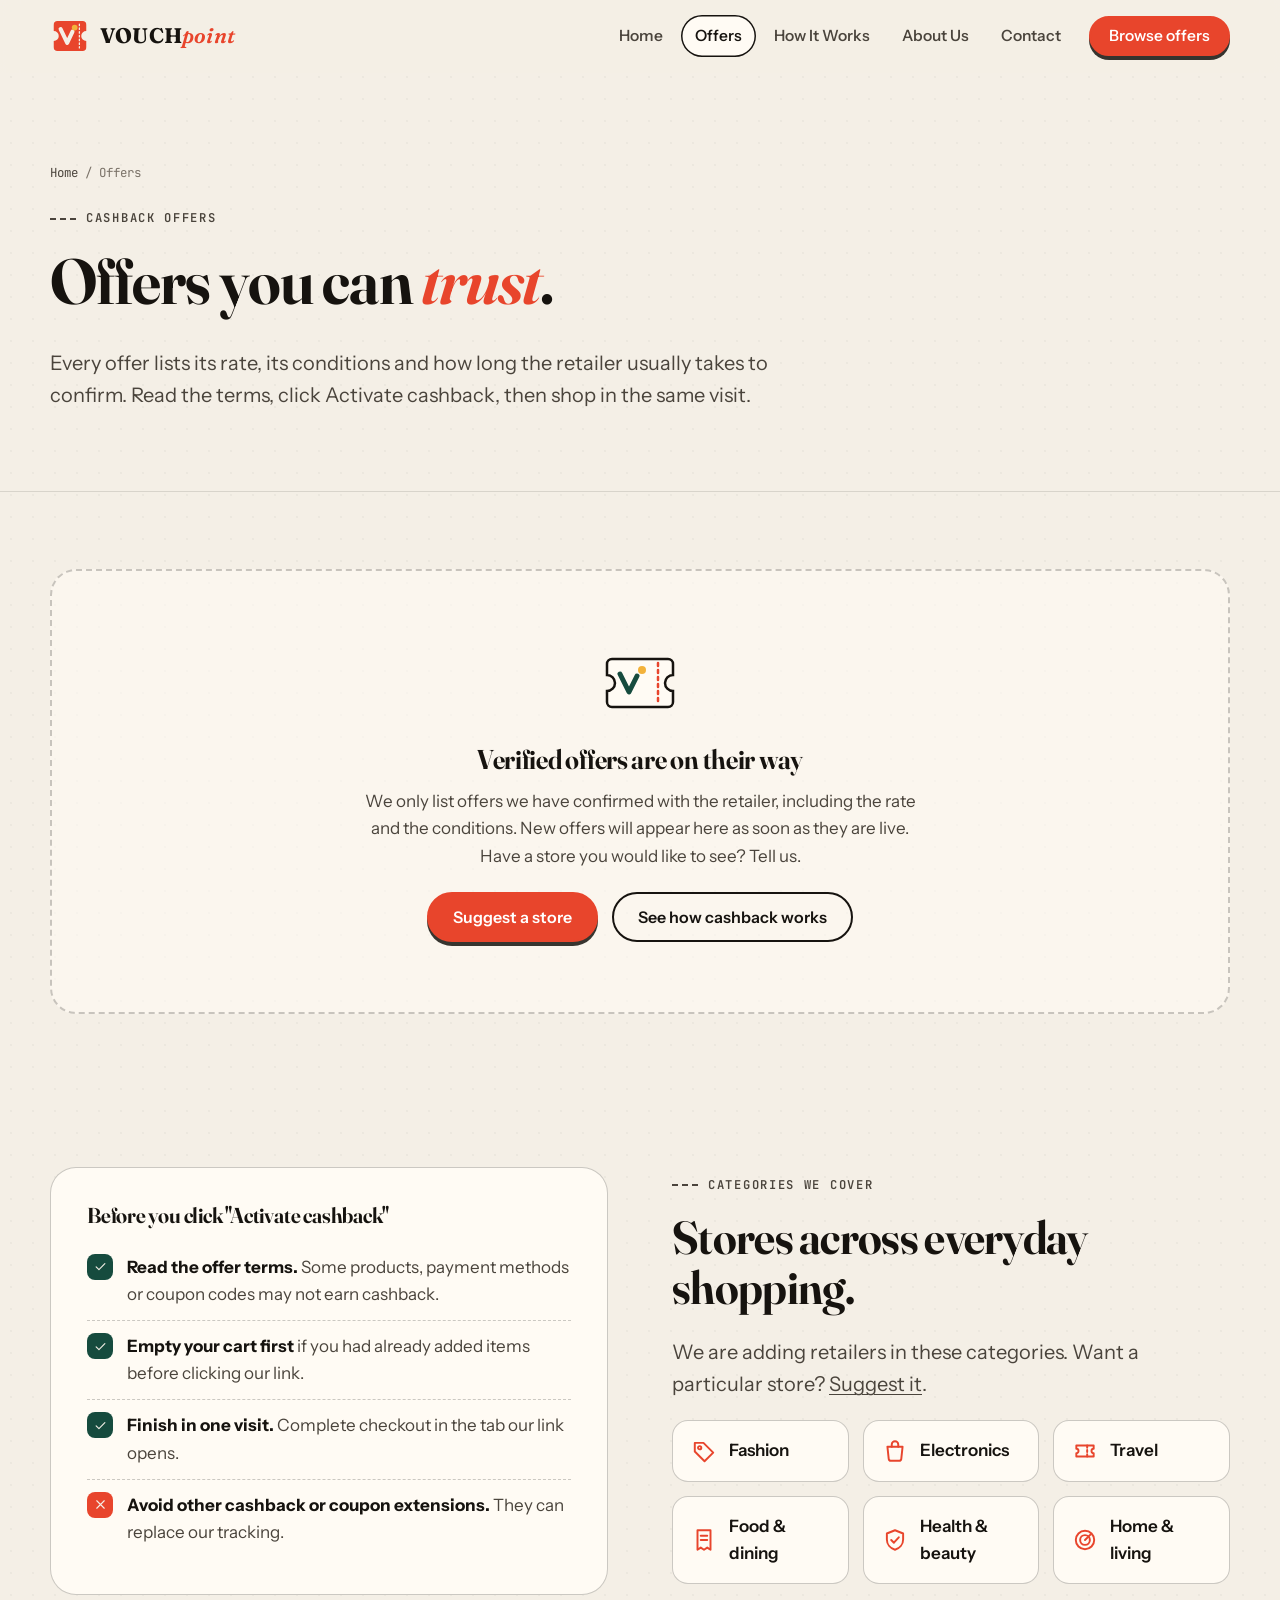
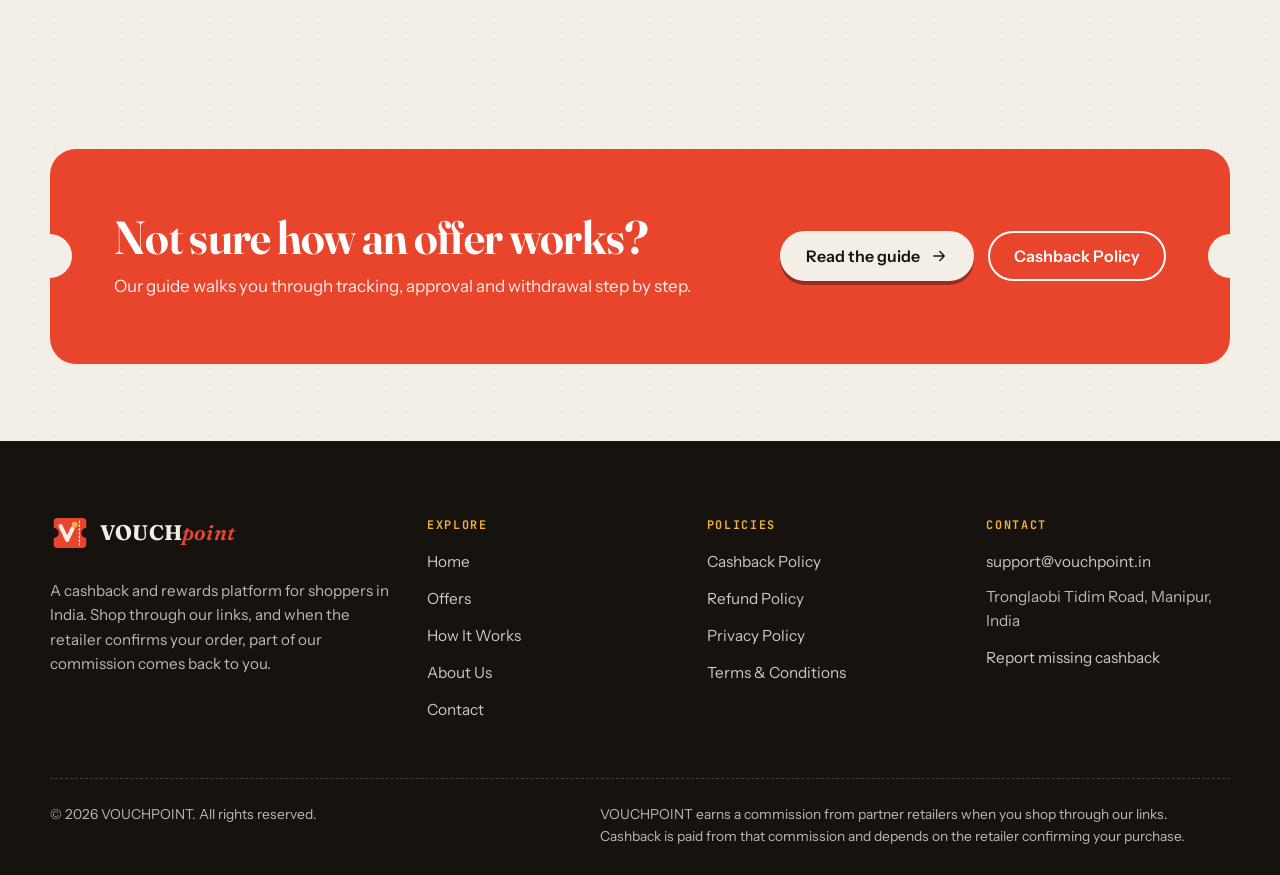
<file: offers.html>
<!DOCTYPE html>
<html lang="en-IN" class="no-js">
<head>
  <meta charset="utf-8">
  <meta name="viewport" content="width=device-width, initial-scale=1">
  <title>Cashback Offers | VOUCHPOINT</title>
  <meta name="description" content="Browse verified cashback offers on VOUCHPOINT. Each offer shows its cashback rate, the conditions and how long the retailer usually takes to confirm.">
  <link rel="canonical" href="https://vouchpoint.in/offers.html">
  <meta name="robots" content="index, follow">
  <meta name="theme-color" content="#F4EFE6">
  <meta name="author" content="VOUCHPOINT">

  <meta property="og:type" content="website">
  <meta property="og:site_name" content="VOUCHPOINT">
  <meta property="og:title" content="Cashback Offers | VOUCHPOINT">
  <meta property="og:description" content="Browse verified cashback offers on VOUCHPOINT. Each offer shows its cashback rate, the conditions and how long the retailer usually takes to confirm.">
  <meta property="og:url" content="https://vouchpoint.in/offers.html">
  <meta property="og:image" content="https://vouchpoint.in/assets/img/og-image.png">
  <meta property="og:image:width" content="1200">
  <meta property="og:image:height" content="630">
  <meta property="og:image:alt" content="VOUCHPOINT — cashback, tracked and paid to your UPI">
  <meta property="og:locale" content="en_IN">
  <meta name="twitter:card" content="summary_large_image">
  <meta name="twitter:title" content="Cashback Offers | VOUCHPOINT">
  <meta name="twitter:description" content="Browse verified cashback offers on VOUCHPOINT. Each offer shows its cashback rate, the conditions and how long the retailer usually takes to confirm.">
  <meta name="twitter:image" content="https://vouchpoint.in/assets/img/og-image.png">

  <link rel="icon" href="assets/img/favicon.svg" type="image/svg+xml">
  <link rel="icon" href="assets/img/favicon-32.png" sizes="32x32" type="image/png">
  <link rel="apple-touch-icon" href="assets/img/apple-touch-icon.png">
  <link rel="manifest" href="site.webmanifest">

  <link rel="preconnect" href="https://fonts.googleapis.com">
  <link rel="preconnect" href="https://fonts.gstatic.com" crossorigin>
  <link rel="stylesheet" href="https://fonts.googleapis.com/css2?family=Fraunces:ital,opsz,wght@0,9..144,500..700;1,9..144,500..700&family=Instrument+Sans:wght@400..700&family=JetBrains+Mono:wght@500;600;700&display=swap">
  <link rel="stylesheet" href="assets/css/styles.css">
</head>
<body>
<a class="skip-link" href="#main">Skip to content</a>

<header class="site-header">
  <div class="wrap">
    <a class="brand" href="index.html" aria-label="VOUCHPOINT home">
      <img src="assets/img/logo-mark.svg" alt="" width="40" height="40">
      <span class="brand-word">VOUCH<i>point</i></span>
    </a>
    <button class="nav-toggle" type="button" aria-expanded="false" aria-controls="site-nav" aria-label="Open menu"><span></span></button>
    <nav class="site-nav" id="site-nav" aria-label="Main">
      <ul class="nav-links">
        <li><a href="index.html">Home</a></li><li><a href="offers.html" aria-current="page">Offers</a></li><li><a href="how-it-works.html">How It Works</a></li><li><a href="about.html">About Us</a></li><li><a href="contact.html">Contact</a></li>
        <li class="nav-cta"><a class="btn btn--primary btn--sm" href="offers.html">Browse offers</a></li>
      </ul>
    </nav>
  </div>
</header>

<main id="main">
<section class="page-hero">
  <div class="wrap">
    <nav class="crumbs" aria-label="Breadcrumb"><a href="index.html">Home</a> / <span aria-current="page">Offers</span></nav>
    <p class="eyebrow">Cashback offers</p>
    <h1>Offers you can <em class="accent">trust</em>.</h1>
    <p class="lead">Every offer lists its rate, its conditions and how long the retailer usually takes to confirm. Read the terms, click Activate cashback, then shop in the same visit.</p>
  </div>
</section>
<section class="section--tight">
  <div class="wrap">
    <div class="offer-toolbar" data-offer-toolbar>
      <label class="search"><span class="visually-hidden">Search offers</span><svg viewBox="0 0 24 24" fill="none" stroke="currentColor" stroke-width="1.8" stroke-linecap="round" stroke-linejoin="round" aria-hidden="true"><circle cx="11" cy="11" r="6.5"/><path d="M20 20l-4.2-4.2"/></svg><input id="offer-search" type="search" placeholder="Search a store or category" autocomplete="off"></label>
      <label><span class="visually-hidden">Sort offers</span>
        <select id="offer-sort" class="sort"><option value="featured">Featured first</option><option value="rate">Highest rate</option><option value="newest">Newest</option><option value="az">Store A–Z</option></select>
      </label>
      <div class="chips" data-offer-chips role="group" aria-label="Filter by category"></div>
    </div>
    <p class="result-count" data-offer-count aria-live="polite"></p>
    <div class="offers-grid" data-offers="all">
      <noscript><p>Please enable JavaScript to see the list of offers.</p></noscript>
    </div>
  </div>
</section>

<section class="section--tight">
  <div class="wrap split">
    <div class="panel reveal">
      <h3>Before you click "Activate cashback"</h3>
      <ul class="checklist">
        <li><span class="ck"><svg viewBox="0 0 24 24" fill="none" stroke="currentColor" stroke-width="1.8" stroke-linecap="round" stroke-linejoin="round" aria-hidden="true"><path d="M5 12.5l4.5 4.5L19 7.5"/></svg></span><span><strong>Read the offer terms.</strong> Some products, payment methods or coupon codes may not earn cashback.</span></li>
        <li><span class="ck"><svg viewBox="0 0 24 24" fill="none" stroke="currentColor" stroke-width="1.8" stroke-linecap="round" stroke-linejoin="round" aria-hidden="true"><path d="M5 12.5l4.5 4.5L19 7.5"/></svg></span><span><strong>Empty your cart first</strong> if you had already added items before clicking our link.</span></li>
        <li><span class="ck"><svg viewBox="0 0 24 24" fill="none" stroke="currentColor" stroke-width="1.8" stroke-linecap="round" stroke-linejoin="round" aria-hidden="true"><path d="M5 12.5l4.5 4.5L19 7.5"/></svg></span><span><strong>Finish in one visit.</strong> Complete checkout in the tab our link opens.</span></li>
        <li><span class="ck x"><svg viewBox="0 0 24 24" fill="none" stroke="currentColor" stroke-width="1.8" stroke-linecap="round" stroke-linejoin="round" aria-hidden="true"><path d="M6 6l12 12M18 6 6 18"/></svg></span><span><strong>Avoid other cashback or coupon extensions.</strong> They can replace our tracking.</span></li>
      </ul>
    </div>
    <div class="reveal">
      <p class="eyebrow">Categories we cover</p>
      <h2>Stores across everyday shopping.</h2>
      <p class="lead">We are adding retailers in these categories. Want a particular store? <a href="contact.html?topic=store-request">Suggest it</a>.</p>
      <div class="cat-grid"><div class="cat"><svg viewBox="0 0 24 24" fill="none" stroke="currentColor" stroke-width="1.8" stroke-linecap="round" stroke-linejoin="round" aria-hidden="true"><path d="M3.5 12.5V4.5h8l9 9-8 8-9-9Z"/><circle cx="8" cy="9" r="1.5"/></svg><span>Fashion</span></div><div class="cat"><svg viewBox="0 0 24 24" fill="none" stroke="currentColor" stroke-width="1.8" stroke-linecap="round" stroke-linejoin="round" aria-hidden="true"><path d="M5 8h14l-1.2 11.2a2 2 0 0 1-2 1.8H8.2a2 2 0 0 1-2-1.8L5 8Z"/><path d="M9 8V6a3 3 0 0 1 6 0v2"/></svg><span>Electronics</span></div><div class="cat"><svg viewBox="0 0 24 24" fill="none" stroke="currentColor" stroke-width="1.8" stroke-linecap="round" stroke-linejoin="round" aria-hidden="true"><path d="M4 7h16v3a2 2 0 0 0 0 4v3H4v-3a2 2 0 0 0 0-4V7Z"/><path d="M14 7v10" stroke-dasharray="2 2"/></svg><span>Travel</span></div><div class="cat"><svg viewBox="0 0 24 24" fill="none" stroke="currentColor" stroke-width="1.8" stroke-linecap="round" stroke-linejoin="round" aria-hidden="true"><path d="M6 3h12v18l-3-2-3 2-3-2-3 2V3Z"/><path d="M9 8h6M9 12h6"/></svg><span>Food &amp; dining</span></div><div class="cat"><svg viewBox="0 0 24 24" fill="none" stroke="currentColor" stroke-width="1.8" stroke-linecap="round" stroke-linejoin="round" aria-hidden="true"><path d="M12 3l7.5 3v5.5c0 4.6-3.2 8.3-7.5 9.5-4.3-1.2-7.5-4.9-7.5-9.5V6L12 3Z"/><path d="M8.5 12l2.5 2.5 4.5-5"/></svg><span>Health &amp; beauty</span></div><div class="cat"><svg viewBox="0 0 24 24" fill="none" stroke="currentColor" stroke-width="1.8" stroke-linecap="round" stroke-linejoin="round" aria-hidden="true"><circle cx="12" cy="12" r="8.5"/><circle cx="12" cy="12" r="4.5"/><path d="M12 12l5-5"/></svg><span>Home &amp; living</span></div></div>
    </div>
  </div>
</section>
<section class="section--tight">
  <div class="wrap">
    <div class="cta-band reveal">
      <div><h2>Not sure how an offer works?</h2><p>Our guide walks you through tracking, approval and withdrawal step by step.</p></div>
      <div class="btn-row">
        <a class="btn btn--light" href="how-it-works.html">Read the guide <svg viewBox="0 0 24 24" fill="none" stroke="currentColor" stroke-width="1.8" stroke-linecap="round" stroke-linejoin="round" aria-hidden="true"><path d="M5 12h14M13 6l6 6-6 6"/></svg></a>
        <a class="btn btn--ghost" style="--fg:#fff;border-color:#fff" href="cashback-policy.html">Cashback Policy</a>
      </div>
    </div>
  </div>
</section>
</main>
<footer class="site-footer">
  <div class="wrap">
    <div class="footer-top">
      <div>
        <a class="brand" href="index.html" aria-label="VOUCHPOINT home">
          <img src="assets/img/logo-mark.svg" alt="" width="40" height="40">
          <span class="brand-word">VOUCH<i>point</i></span>
        </a>
        <p class="footer-about">A cashback and rewards platform for shoppers in India. Shop through our links, and when the retailer confirms your order, part of our commission comes back to you.</p>
      </div>
      <div class="footer-col">
        <h2>Explore</h2>
        <ul>
          <li><a href="index.html">Home</a></li>
          <li><a href="offers.html">Offers</a></li>
          <li><a href="how-it-works.html">How It Works</a></li>
          <li><a href="about.html">About Us</a></li>
          <li><a href="contact.html">Contact</a></li>
        </ul>
      </div>
      <div class="footer-col">
        <h2>Policies</h2>
        <ul>
          <li><a href="cashback-policy.html">Cashback Policy</a></li>
          <li><a href="refund-policy.html">Refund Policy</a></li>
          <li><a href="privacy-policy.html">Privacy Policy</a></li>
          <li><a href="terms.html">Terms &amp; Conditions</a></li>
        </ul>
      </div>
      <div class="footer-col">
        <h2>Contact</h2>
        <ul>
          <li><a href="mailto:support@vouchpoint.in">support@vouchpoint.in</a></li>
          <li><address>Tronglaobi Tidim Road, Manipur, India</address></li>
          <li><a href="contact.html?topic=missing-cashback">Report missing cashback</a></li>
        </ul>
      </div>
    </div>
    <div class="footer-bottom">
      <p>© <span data-year>2026</span> VOUCHPOINT. All rights reserved.</p>
      <p class="footer-disclosure">VOUCHPOINT earns a commission from partner retailers when you shop through our links. Cashback is paid from that commission and depends on the retailer confirming your purchase.</p>
    </div>
  </div>
</footer>
<button class="to-top" type="button" aria-label="Back to top"><svg viewBox="0 0 24 24" fill="none" stroke="currentColor" stroke-width="1.8" stroke-linecap="round" stroke-linejoin="round" aria-hidden="true"><path d="M12 19V5M6 11l6-6 6 6"/></svg></button>
<script src="assets/js/main.js" defer></script>
<script src="assets/js/offers-data.js" defer></script>
<script src="assets/js/offers.js" defer></script>
</body>
</html>
</file>
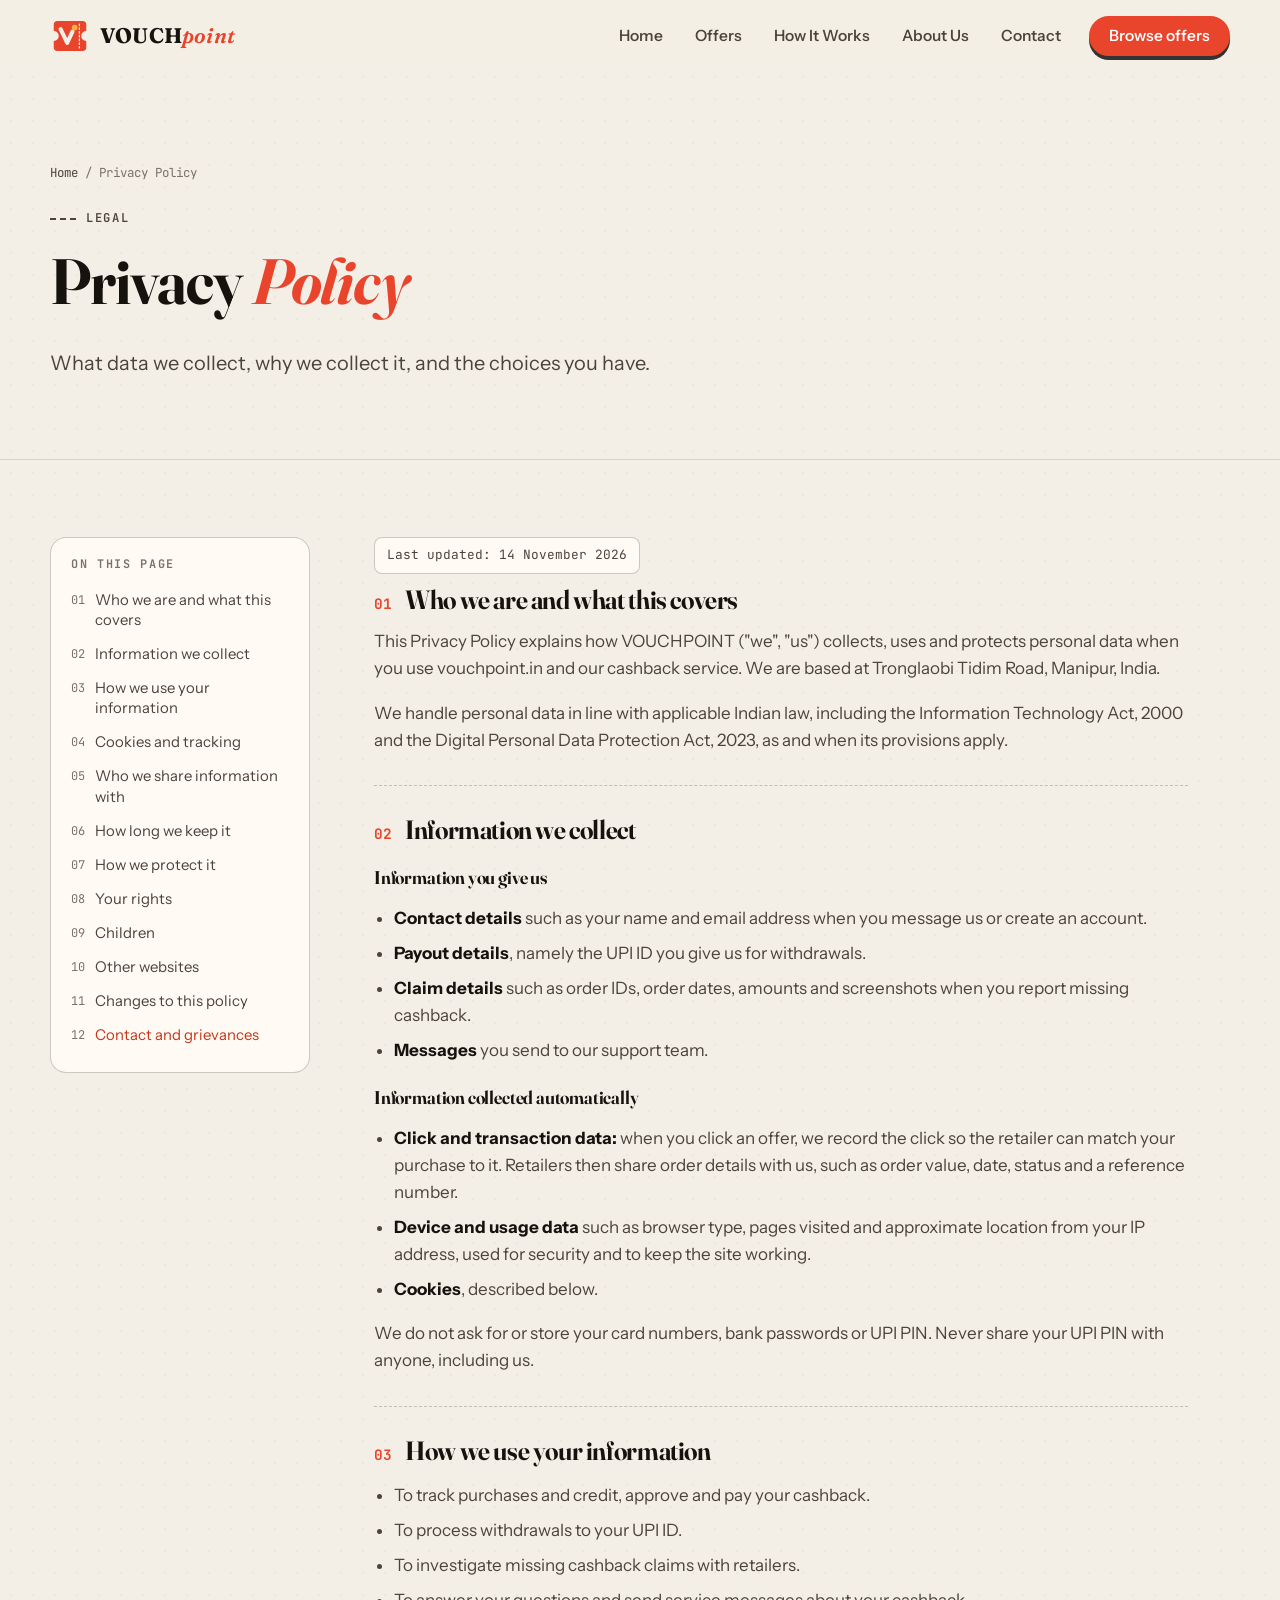
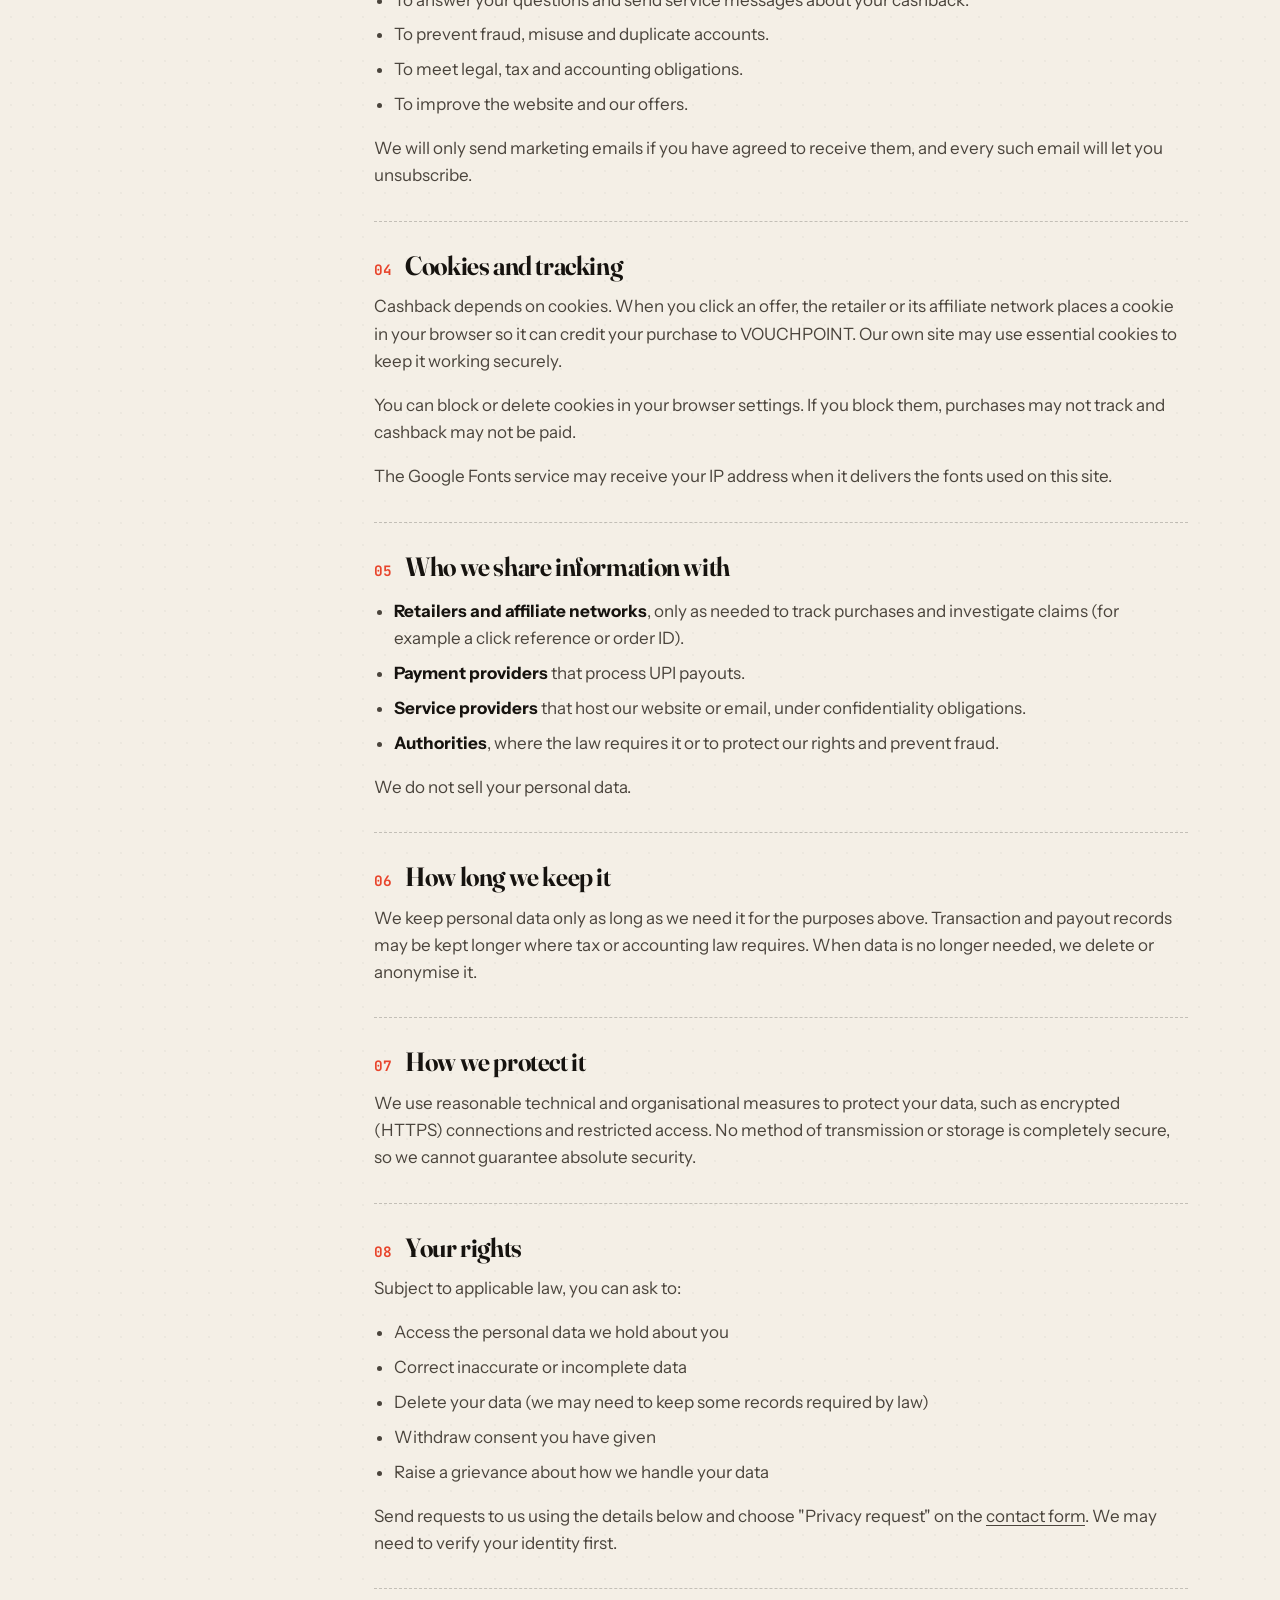
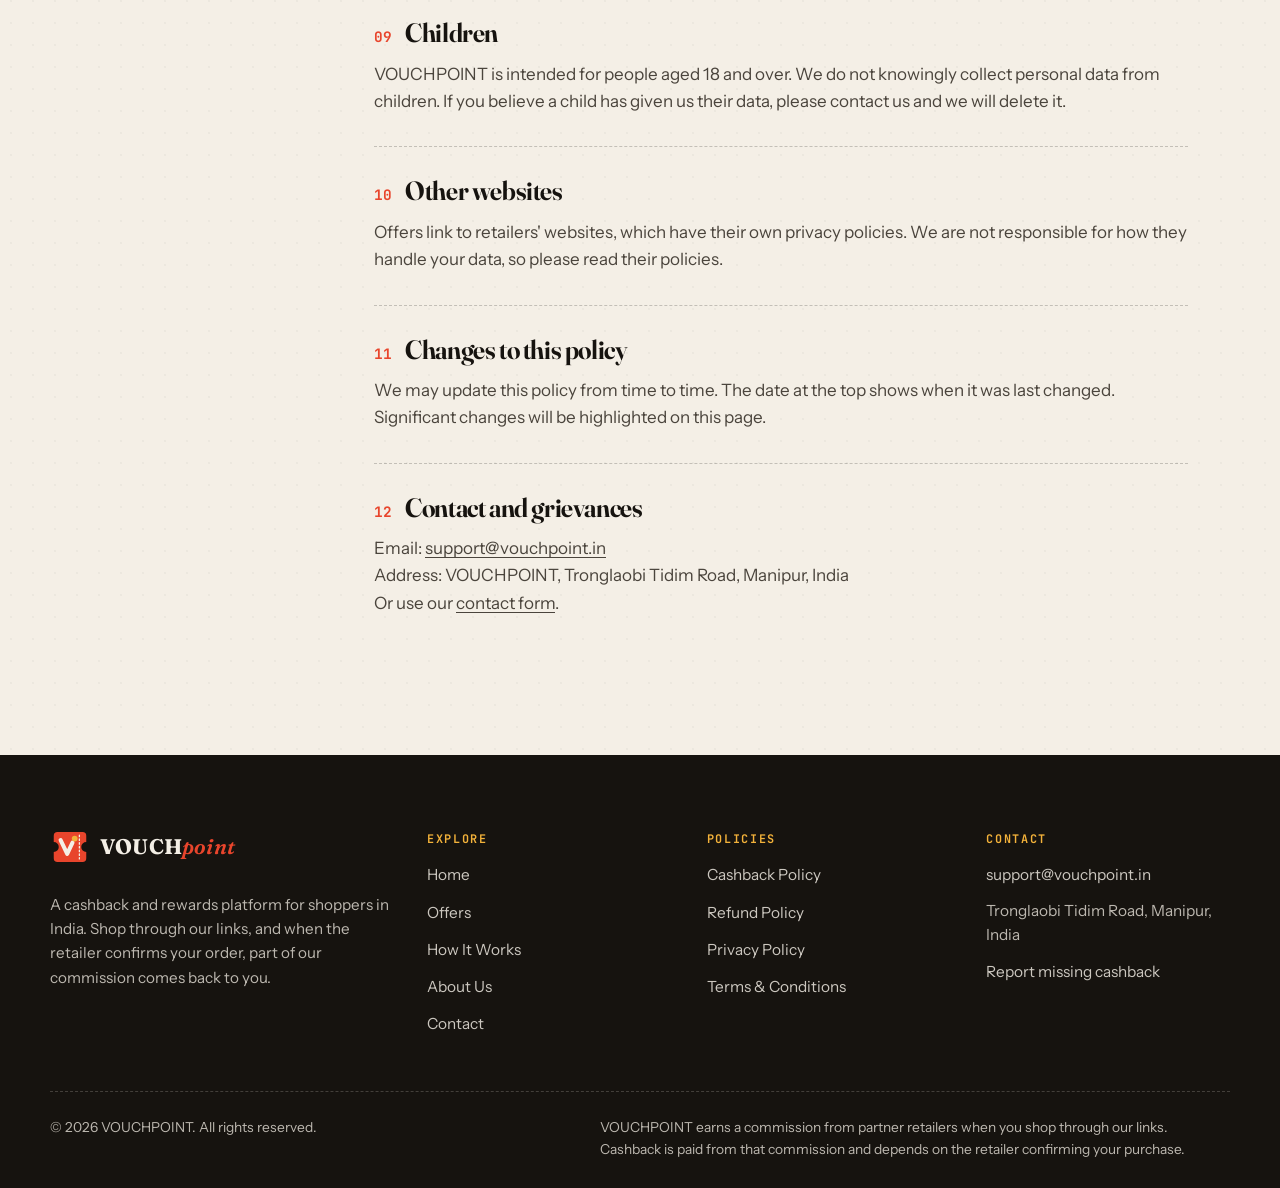
<file: privacy-policy.html>
<!DOCTYPE html>
<html lang="en-IN" class="no-js">
<head>
  <meta charset="utf-8">
  <meta name="viewport" content="width=device-width, initial-scale=1">
  <title>Privacy Policy | VOUCHPOINT</title>
  <meta name="description" content="Read the VOUCHPOINT Privacy Policy: what personal data we collect, how cookies track cashback, who we share data with and your rights.">
  <link rel="canonical" href="https://vouchpoint.in/privacy-policy.html">
  <meta name="robots" content="index, follow">
  <meta name="theme-color" content="#F4EFE6">
  <meta name="author" content="VOUCHPOINT">

  <meta property="og:type" content="website">
  <meta property="og:site_name" content="VOUCHPOINT">
  <meta property="og:title" content="Privacy Policy | VOUCHPOINT">
  <meta property="og:description" content="Read the VOUCHPOINT Privacy Policy: what personal data we collect, how cookies track cashback, who we share data with and your rights.">
  <meta property="og:url" content="https://vouchpoint.in/privacy-policy.html">
  <meta property="og:image" content="https://vouchpoint.in/assets/img/og-image.png">
  <meta property="og:image:width" content="1200">
  <meta property="og:image:height" content="630">
  <meta property="og:image:alt" content="VOUCHPOINT — cashback, tracked and paid to your UPI">
  <meta property="og:locale" content="en_IN">
  <meta name="twitter:card" content="summary_large_image">
  <meta name="twitter:title" content="Privacy Policy | VOUCHPOINT">
  <meta name="twitter:description" content="Read the VOUCHPOINT Privacy Policy: what personal data we collect, how cookies track cashback, who we share data with and your rights.">
  <meta name="twitter:image" content="https://vouchpoint.in/assets/img/og-image.png">

  <link rel="icon" href="assets/img/favicon.svg" type="image/svg+xml">
  <link rel="icon" href="assets/img/favicon-32.png" sizes="32x32" type="image/png">
  <link rel="apple-touch-icon" href="assets/img/apple-touch-icon.png">
  <link rel="manifest" href="site.webmanifest">

  <link rel="preconnect" href="https://fonts.googleapis.com">
  <link rel="preconnect" href="https://fonts.gstatic.com" crossorigin>
  <link rel="stylesheet" href="https://fonts.googleapis.com/css2?family=Fraunces:ital,opsz,wght@0,9..144,500..700;1,9..144,500..700&family=Instrument+Sans:wght@400..700&family=JetBrains+Mono:wght@500;600;700&display=swap">
  <link rel="stylesheet" href="assets/css/styles.css">
</head>
<body>
<a class="skip-link" href="#main">Skip to content</a>

<header class="site-header">
  <div class="wrap">
    <a class="brand" href="index.html" aria-label="VOUCHPOINT home">
      <img src="assets/img/logo-mark.svg" alt="" width="40" height="40">
      <span class="brand-word">VOUCH<i>point</i></span>
    </a>
    <button class="nav-toggle" type="button" aria-expanded="false" aria-controls="site-nav" aria-label="Open menu"><span></span></button>
    <nav class="site-nav" id="site-nav" aria-label="Main">
      <ul class="nav-links">
        <li><a href="index.html">Home</a></li><li><a href="offers.html">Offers</a></li><li><a href="how-it-works.html">How It Works</a></li><li><a href="about.html">About Us</a></li><li><a href="contact.html">Contact</a></li>
        <li class="nav-cta"><a class="btn btn--primary btn--sm" href="offers.html">Browse offers</a></li>
      </ul>
    </nav>
  </div>
</header>

<main id="main">
<section class="page-hero">
  <div class="wrap">
    <nav class="crumbs" aria-label="Breadcrumb"><a href="index.html">Home</a> / <span aria-current="page">Privacy Policy</span></nav>
    <p class="eyebrow">Legal</p>
    <h1>Privacy <em class="accent">Policy</em></h1>
    <p class="lead">What data we collect, why we collect it, and the choices you have.</p>
  </div>
</section>
<section class="section--tight">
  <div class="wrap legal">
    <aside class="toc" aria-label="On this page"><h2>On this page</h2><ol><li><a href="#scope">Who we are and what this covers</a></li><li><a href="#collect">Information we collect</a></li><li><a href="#use">How we use your information</a></li><li><a href="#cookies">Cookies and tracking</a></li><li><a href="#share">Who we share information with</a></li><li><a href="#retention">How long we keep it</a></li><li><a href="#security">How we protect it</a></li><li><a href="#rights">Your rights</a></li><li><a href="#children">Children</a></li><li><a href="#links">Other websites</a></li><li><a href="#changes">Changes to this policy</a></li><li><a href="#contact">Contact and grievances</a></li></ol></aside>
    <article class="prose">
      <p class="updated">Last updated: 14 November 2026</p>
      
      <section id="scope"><h2><span class="n">01</span>Who we are and what this covers</h2><p>This Privacy Policy explains how VOUCHPOINT ("we", "us") collects, uses and protects personal data when you use vouchpoint.in and our cashback service. We are based at Tronglaobi Tidim Road, Manipur, India.</p><p>We handle personal data in line with applicable Indian law, including the Information Technology Act, 2000 and the Digital Personal Data Protection Act, 2023, as and when its provisions apply.</p></section><section id="collect"><h2><span class="n">02</span>Information we collect</h2><h3>Information you give us</h3><ul><li><strong>Contact details</strong> such as your name and email address when you message us or create an account.</li><li><strong>Payout details</strong>, namely the UPI ID you give us for withdrawals.</li><li><strong>Claim details</strong> such as order IDs, order dates, amounts and screenshots when you report missing cashback.</li><li><strong>Messages</strong> you send to our support team.</li></ul>
<h3>Information collected automatically</h3><ul><li><strong>Click and transaction data:</strong> when you click an offer, we record the click so the retailer can match your purchase to it. Retailers then share order details with us, such as order value, date, status and a reference number.</li><li><strong>Device and usage data</strong> such as browser type, pages visited and approximate location from your IP address, used for security and to keep the site working.</li><li><strong>Cookies</strong>, described below.</li></ul>
<p>We do not ask for or store your card numbers, bank passwords or UPI PIN. Never share your UPI PIN with anyone, including us.</p></section><section id="use"><h2><span class="n">03</span>How we use your information</h2><ul><li>To track purchases and credit, approve and pay your cashback.</li><li>To process withdrawals to your UPI ID.</li><li>To investigate missing cashback claims with retailers.</li><li>To answer your questions and send service messages about your cashback.</li><li>To prevent fraud, misuse and duplicate accounts.</li><li>To meet legal, tax and accounting obligations.</li><li>To improve the website and our offers.</li></ul><p>We will only send marketing emails if you have agreed to receive them, and every such email will let you unsubscribe.</p></section><section id="cookies"><h2><span class="n">04</span>Cookies and tracking</h2><p>Cashback depends on cookies. When you click an offer, the retailer or its affiliate network places a cookie in your browser so it can credit your purchase to VOUCHPOINT. Our own site may use essential cookies to keep it working securely.</p><p>You can block or delete cookies in your browser settings. If you block them, purchases may not track and cashback may not be paid.</p><p>The Google Fonts service may receive your IP address when it delivers the fonts used on this site.</p></section><section id="share"><h2><span class="n">05</span>Who we share information with</h2><ul><li><strong>Retailers and affiliate networks</strong>, only as needed to track purchases and investigate claims (for example a click reference or order ID).</li><li><strong>Payment providers</strong> that process UPI payouts.</li><li><strong>Service providers</strong> that host our website or email, under confidentiality obligations.</li><li><strong>Authorities</strong>, where the law requires it or to protect our rights and prevent fraud.</li></ul><p>We do not sell your personal data.</p></section><section id="retention"><h2><span class="n">06</span>How long we keep it</h2><p>We keep personal data only as long as we need it for the purposes above. Transaction and payout records may be kept longer where tax or accounting law requires. When data is no longer needed, we delete or anonymise it.</p></section><section id="security"><h2><span class="n">07</span>How we protect it</h2><p>We use reasonable technical and organisational measures to protect your data, such as encrypted (HTTPS) connections and restricted access. No method of transmission or storage is completely secure, so we cannot guarantee absolute security.</p></section><section id="rights"><h2><span class="n">08</span>Your rights</h2><p>Subject to applicable law, you can ask to:</p><ul><li>Access the personal data we hold about you</li><li>Correct inaccurate or incomplete data</li><li>Delete your data (we may need to keep some records required by law)</li><li>Withdraw consent you have given</li><li>Raise a grievance about how we handle your data</li></ul><p>Send requests to us using the details below and choose "Privacy request" on the <a href="contact.html?topic=privacy">contact form</a>. We may need to verify your identity first.</p></section><section id="children"><h2><span class="n">09</span>Children</h2><p>VOUCHPOINT is intended for people aged 18 and over. We do not knowingly collect personal data from children. If you believe a child has given us their data, please contact us and we will delete it.</p></section><section id="links"><h2><span class="n">10</span>Other websites</h2><p>Offers link to retailers' websites, which have their own privacy policies. We are not responsible for how they handle your data, so please read their policies.</p></section><section id="changes"><h2><span class="n">11</span>Changes to this policy</h2><p>We may update this policy from time to time. The date at the top shows when it was last changed. Significant changes will be highlighted on this page.</p></section><section id="contact"><h2><span class="n">12</span>Contact and grievances</h2><p>Email: <a href="mailto:support@vouchpoint.in">support@vouchpoint.in</a><br>Address: VOUCHPOINT, Tronglaobi Tidim Road, Manipur, India<br>Or use our <a href="contact.html">contact form</a>.</p></section>
    </article>
  </div>
</section>
</main>
<footer class="site-footer">
  <div class="wrap">
    <div class="footer-top">
      <div>
        <a class="brand" href="index.html" aria-label="VOUCHPOINT home">
          <img src="assets/img/logo-mark.svg" alt="" width="40" height="40">
          <span class="brand-word">VOUCH<i>point</i></span>
        </a>
        <p class="footer-about">A cashback and rewards platform for shoppers in India. Shop through our links, and when the retailer confirms your order, part of our commission comes back to you.</p>
      </div>
      <div class="footer-col">
        <h2>Explore</h2>
        <ul>
          <li><a href="index.html">Home</a></li>
          <li><a href="offers.html">Offers</a></li>
          <li><a href="how-it-works.html">How It Works</a></li>
          <li><a href="about.html">About Us</a></li>
          <li><a href="contact.html">Contact</a></li>
        </ul>
      </div>
      <div class="footer-col">
        <h2>Policies</h2>
        <ul>
          <li><a href="cashback-policy.html">Cashback Policy</a></li>
          <li><a href="refund-policy.html">Refund Policy</a></li>
          <li><a href="privacy-policy.html">Privacy Policy</a></li>
          <li><a href="terms.html">Terms &amp; Conditions</a></li>
        </ul>
      </div>
      <div class="footer-col">
        <h2>Contact</h2>
        <ul>
          <li><a href="mailto:support@vouchpoint.in">support@vouchpoint.in</a></li>
          <li><address>Tronglaobi Tidim Road, Manipur, India</address></li>
          <li><a href="contact.html?topic=missing-cashback">Report missing cashback</a></li>
        </ul>
      </div>
    </div>
    <div class="footer-bottom">
      <p>© <span data-year>2026</span> VOUCHPOINT. All rights reserved.</p>
      <p class="footer-disclosure">VOUCHPOINT earns a commission from partner retailers when you shop through our links. Cashback is paid from that commission and depends on the retailer confirming your purchase.</p>
    </div>
  </div>
</footer>
<button class="to-top" type="button" aria-label="Back to top"><svg viewBox="0 0 24 24" fill="none" stroke="currentColor" stroke-width="1.8" stroke-linecap="round" stroke-linejoin="round" aria-hidden="true"><path d="M12 19V5M6 11l6-6 6 6"/></svg></button>
<script src="assets/js/main.js" defer></script>
</body>
</html>
</file>
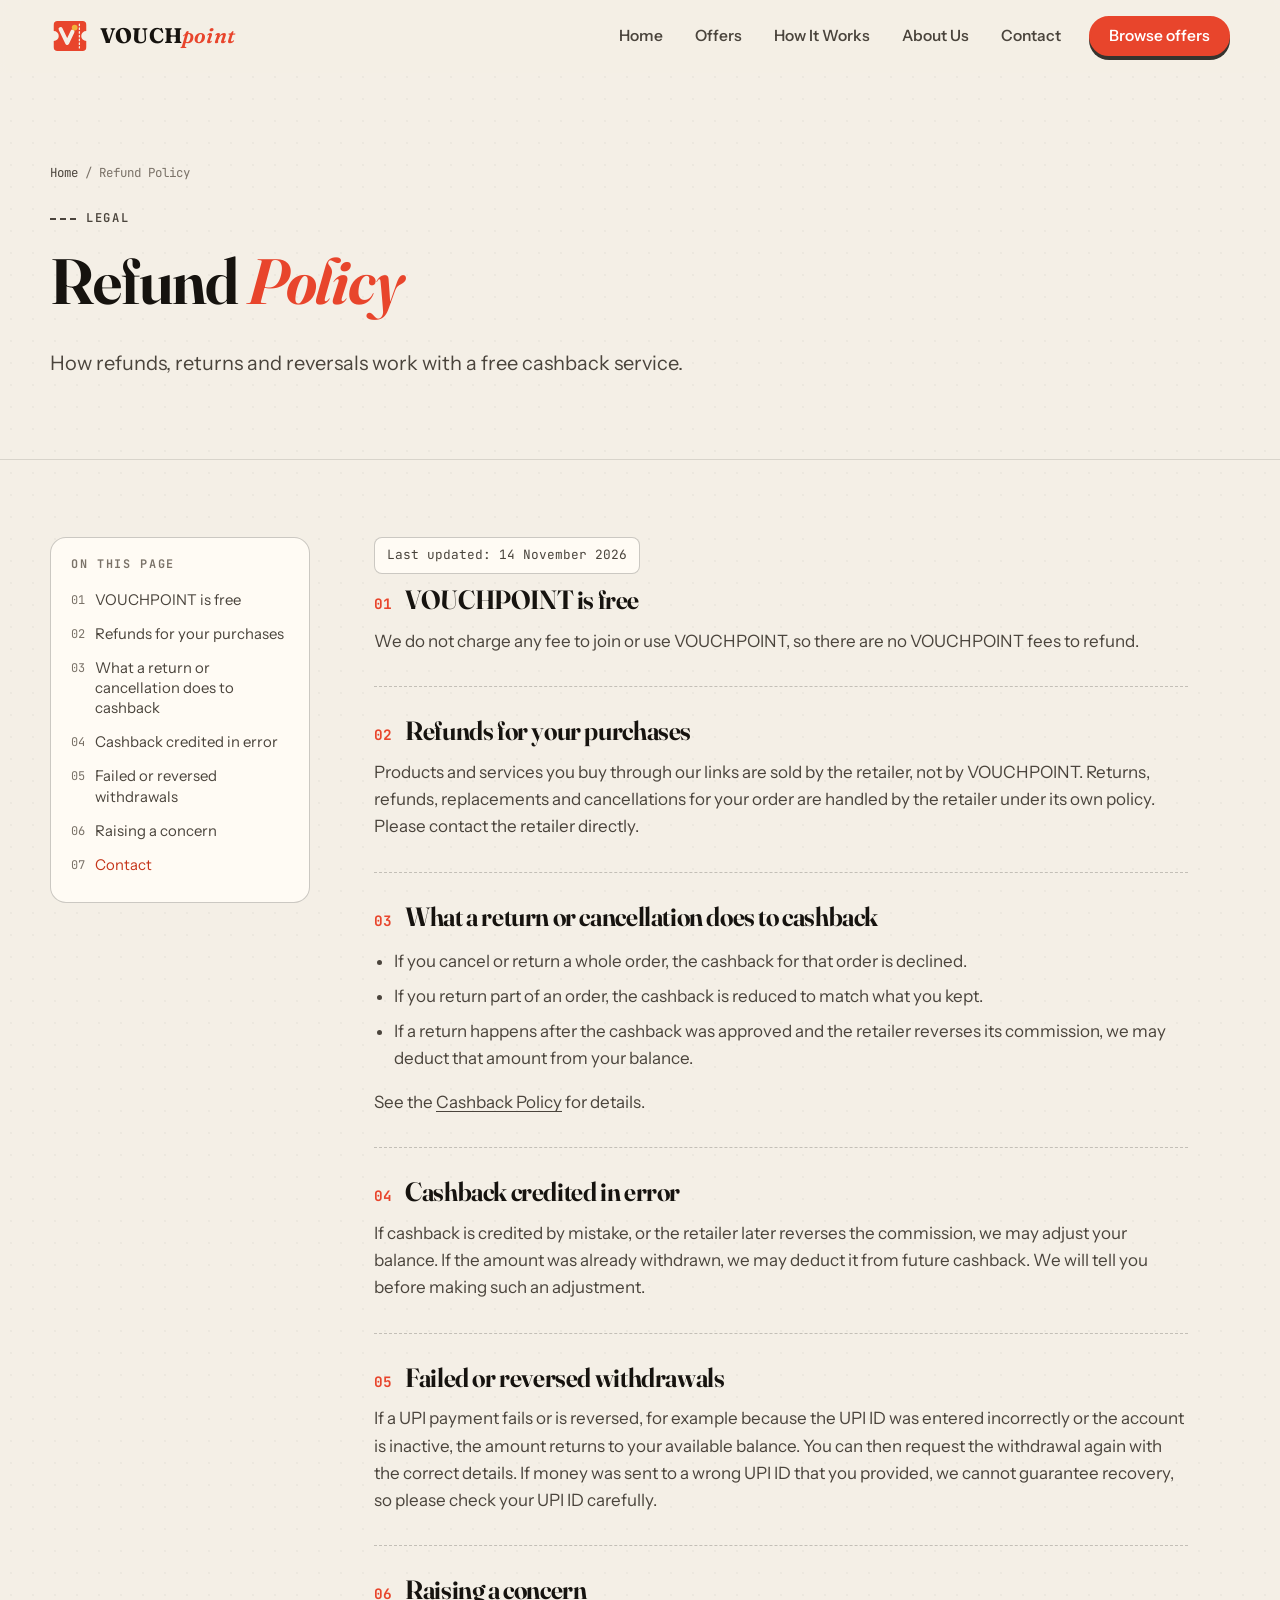
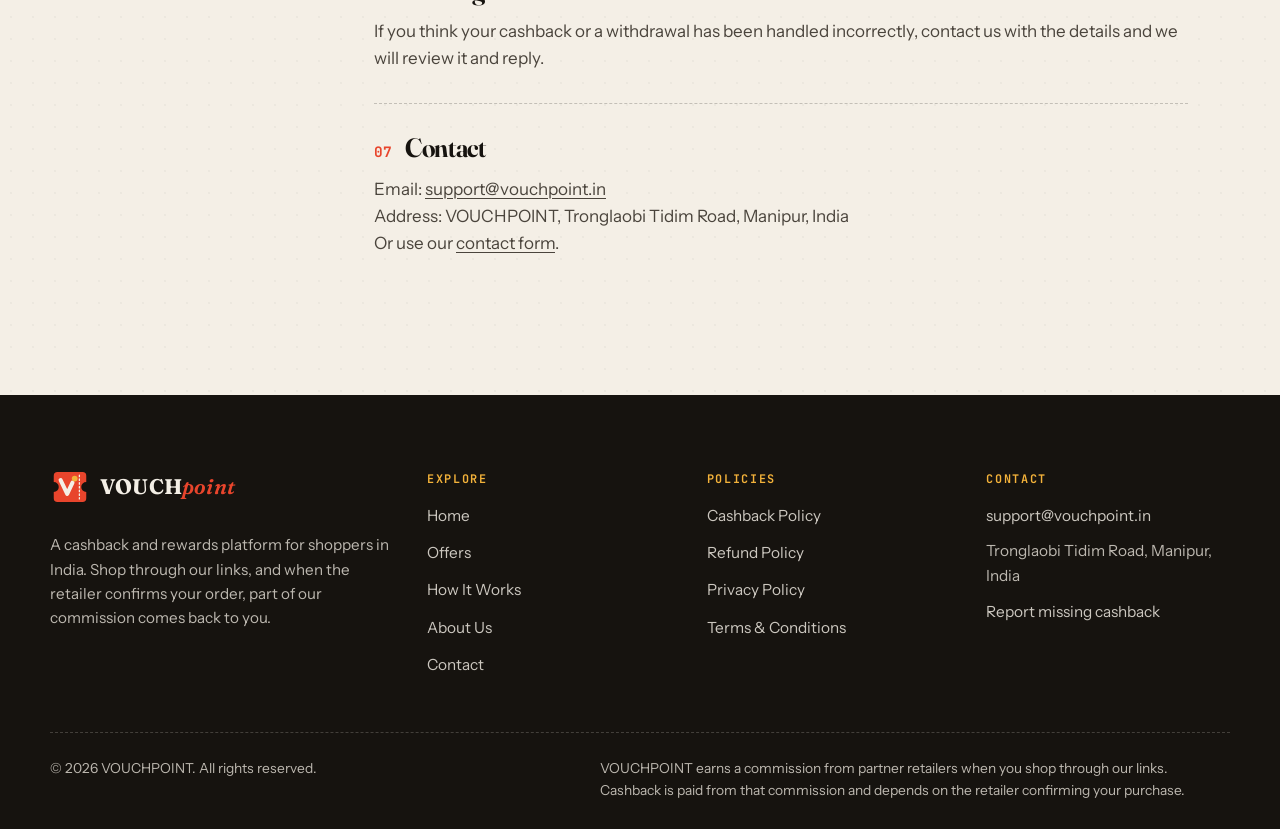
<file: refund-policy.html>
<!DOCTYPE html>
<html lang="en-IN" class="no-js">
<head>
  <meta charset="utf-8">
  <meta name="viewport" content="width=device-width, initial-scale=1">
  <title>Refund Policy | VOUCHPOINT</title>
  <meta name="description" content="VOUCHPOINT Refund Policy: our service is free, retailers handle purchase refunds, and how returns, errors and failed UPI withdrawals affect cashback.">
  <link rel="canonical" href="https://vouchpoint.in/refund-policy.html">
  <meta name="robots" content="index, follow">
  <meta name="theme-color" content="#F4EFE6">
  <meta name="author" content="VOUCHPOINT">

  <meta property="og:type" content="website">
  <meta property="og:site_name" content="VOUCHPOINT">
  <meta property="og:title" content="Refund Policy | VOUCHPOINT">
  <meta property="og:description" content="VOUCHPOINT Refund Policy: our service is free, retailers handle purchase refunds, and how returns, errors and failed UPI withdrawals affect cashback.">
  <meta property="og:url" content="https://vouchpoint.in/refund-policy.html">
  <meta property="og:image" content="https://vouchpoint.in/assets/img/og-image.png">
  <meta property="og:image:width" content="1200">
  <meta property="og:image:height" content="630">
  <meta property="og:image:alt" content="VOUCHPOINT — cashback, tracked and paid to your UPI">
  <meta property="og:locale" content="en_IN">
  <meta name="twitter:card" content="summary_large_image">
  <meta name="twitter:title" content="Refund Policy | VOUCHPOINT">
  <meta name="twitter:description" content="VOUCHPOINT Refund Policy: our service is free, retailers handle purchase refunds, and how returns, errors and failed UPI withdrawals affect cashback.">
  <meta name="twitter:image" content="https://vouchpoint.in/assets/img/og-image.png">

  <link rel="icon" href="assets/img/favicon.svg" type="image/svg+xml">
  <link rel="icon" href="assets/img/favicon-32.png" sizes="32x32" type="image/png">
  <link rel="apple-touch-icon" href="assets/img/apple-touch-icon.png">
  <link rel="manifest" href="site.webmanifest">

  <link rel="preconnect" href="https://fonts.googleapis.com">
  <link rel="preconnect" href="https://fonts.gstatic.com" crossorigin>
  <link rel="stylesheet" href="https://fonts.googleapis.com/css2?family=Fraunces:ital,opsz,wght@0,9..144,500..700;1,9..144,500..700&family=Instrument+Sans:wght@400..700&family=JetBrains+Mono:wght@500;600;700&display=swap">
  <link rel="stylesheet" href="assets/css/styles.css">
</head>
<body>
<a class="skip-link" href="#main">Skip to content</a>

<header class="site-header">
  <div class="wrap">
    <a class="brand" href="index.html" aria-label="VOUCHPOINT home">
      <img src="assets/img/logo-mark.svg" alt="" width="40" height="40">
      <span class="brand-word">VOUCH<i>point</i></span>
    </a>
    <button class="nav-toggle" type="button" aria-expanded="false" aria-controls="site-nav" aria-label="Open menu"><span></span></button>
    <nav class="site-nav" id="site-nav" aria-label="Main">
      <ul class="nav-links">
        <li><a href="index.html">Home</a></li><li><a href="offers.html">Offers</a></li><li><a href="how-it-works.html">How It Works</a></li><li><a href="about.html">About Us</a></li><li><a href="contact.html">Contact</a></li>
        <li class="nav-cta"><a class="btn btn--primary btn--sm" href="offers.html">Browse offers</a></li>
      </ul>
    </nav>
  </div>
</header>

<main id="main">
<section class="page-hero">
  <div class="wrap">
    <nav class="crumbs" aria-label="Breadcrumb"><a href="index.html">Home</a> / <span aria-current="page">Refund Policy</span></nav>
    <p class="eyebrow">Legal</p>
    <h1>Refund <em class="accent">Policy</em></h1>
    <p class="lead">How refunds, returns and reversals work with a free cashback service.</p>
  </div>
</section>
<section class="section--tight">
  <div class="wrap legal">
    <aside class="toc" aria-label="On this page"><h2>On this page</h2><ol><li><a href="#free">VOUCHPOINT is free</a></li><li><a href="#purchases">Refunds for your purchases</a></li><li><a href="#effect">What a return or cancellation does to cashback</a></li><li><a href="#errors">Cashback credited in error</a></li><li><a href="#failed">Failed or reversed withdrawals</a></li><li><a href="#disputes">Raising a concern</a></li><li><a href="#contact">Contact</a></li></ol></aside>
    <article class="prose">
      <p class="updated">Last updated: 14 November 2026</p>
      
      <section id="free"><h2><span class="n">01</span>VOUCHPOINT is free</h2><p>We do not charge any fee to join or use VOUCHPOINT, so there are no VOUCHPOINT fees to refund.</p></section><section id="purchases"><h2><span class="n">02</span>Refunds for your purchases</h2><p>Products and services you buy through our links are sold by the retailer, not by VOUCHPOINT. Returns, refunds, replacements and cancellations for your order are handled by the retailer under its own policy. Please contact the retailer directly.</p></section><section id="effect"><h2><span class="n">03</span>What a return or cancellation does to cashback</h2><ul><li>If you cancel or return a whole order, the cashback for that order is declined.</li><li>If you return part of an order, the cashback is reduced to match what you kept.</li><li>If a return happens after the cashback was approved and the retailer reverses its commission, we may deduct that amount from your balance.</li></ul><p>See the <a href="cashback-policy.html#declined">Cashback Policy</a> for details.</p></section><section id="errors"><h2><span class="n">04</span>Cashback credited in error</h2><p>If cashback is credited by mistake, or the retailer later reverses the commission, we may adjust your balance. If the amount was already withdrawn, we may deduct it from future cashback. We will tell you before making such an adjustment.</p></section><section id="failed"><h2><span class="n">05</span>Failed or reversed withdrawals</h2><p>If a UPI payment fails or is reversed, for example because the UPI ID was entered incorrectly or the account is inactive, the amount returns to your available balance. You can then request the withdrawal again with the correct details. If money was sent to a wrong UPI ID that you provided, we cannot guarantee recovery, so please check your UPI ID carefully.</p></section><section id="disputes"><h2><span class="n">06</span>Raising a concern</h2><p>If you think your cashback or a withdrawal has been handled incorrectly, contact us with the details and we will review it and reply.</p></section><section id="contact"><h2><span class="n">07</span>Contact</h2><p>Email: <a href="mailto:support@vouchpoint.in">support@vouchpoint.in</a><br>Address: VOUCHPOINT, Tronglaobi Tidim Road, Manipur, India<br>Or use our <a href="contact.html">contact form</a>.</p></section>
    </article>
  </div>
</section>
</main>
<footer class="site-footer">
  <div class="wrap">
    <div class="footer-top">
      <div>
        <a class="brand" href="index.html" aria-label="VOUCHPOINT home">
          <img src="assets/img/logo-mark.svg" alt="" width="40" height="40">
          <span class="brand-word">VOUCH<i>point</i></span>
        </a>
        <p class="footer-about">A cashback and rewards platform for shoppers in India. Shop through our links, and when the retailer confirms your order, part of our commission comes back to you.</p>
      </div>
      <div class="footer-col">
        <h2>Explore</h2>
        <ul>
          <li><a href="index.html">Home</a></li>
          <li><a href="offers.html">Offers</a></li>
          <li><a href="how-it-works.html">How It Works</a></li>
          <li><a href="about.html">About Us</a></li>
          <li><a href="contact.html">Contact</a></li>
        </ul>
      </div>
      <div class="footer-col">
        <h2>Policies</h2>
        <ul>
          <li><a href="cashback-policy.html">Cashback Policy</a></li>
          <li><a href="refund-policy.html">Refund Policy</a></li>
          <li><a href="privacy-policy.html">Privacy Policy</a></li>
          <li><a href="terms.html">Terms &amp; Conditions</a></li>
        </ul>
      </div>
      <div class="footer-col">
        <h2>Contact</h2>
        <ul>
          <li><a href="mailto:support@vouchpoint.in">support@vouchpoint.in</a></li>
          <li><address>Tronglaobi Tidim Road, Manipur, India</address></li>
          <li><a href="contact.html?topic=missing-cashback">Report missing cashback</a></li>
        </ul>
      </div>
    </div>
    <div class="footer-bottom">
      <p>© <span data-year>2026</span> VOUCHPOINT. All rights reserved.</p>
      <p class="footer-disclosure">VOUCHPOINT earns a commission from partner retailers when you shop through our links. Cashback is paid from that commission and depends on the retailer confirming your purchase.</p>
    </div>
  </div>
</footer>
<button class="to-top" type="button" aria-label="Back to top"><svg viewBox="0 0 24 24" fill="none" stroke="currentColor" stroke-width="1.8" stroke-linecap="round" stroke-linejoin="round" aria-hidden="true"><path d="M12 19V5M6 11l6-6 6 6"/></svg></button>
<script src="assets/js/main.js" defer></script>
</body>
</html>
</file>
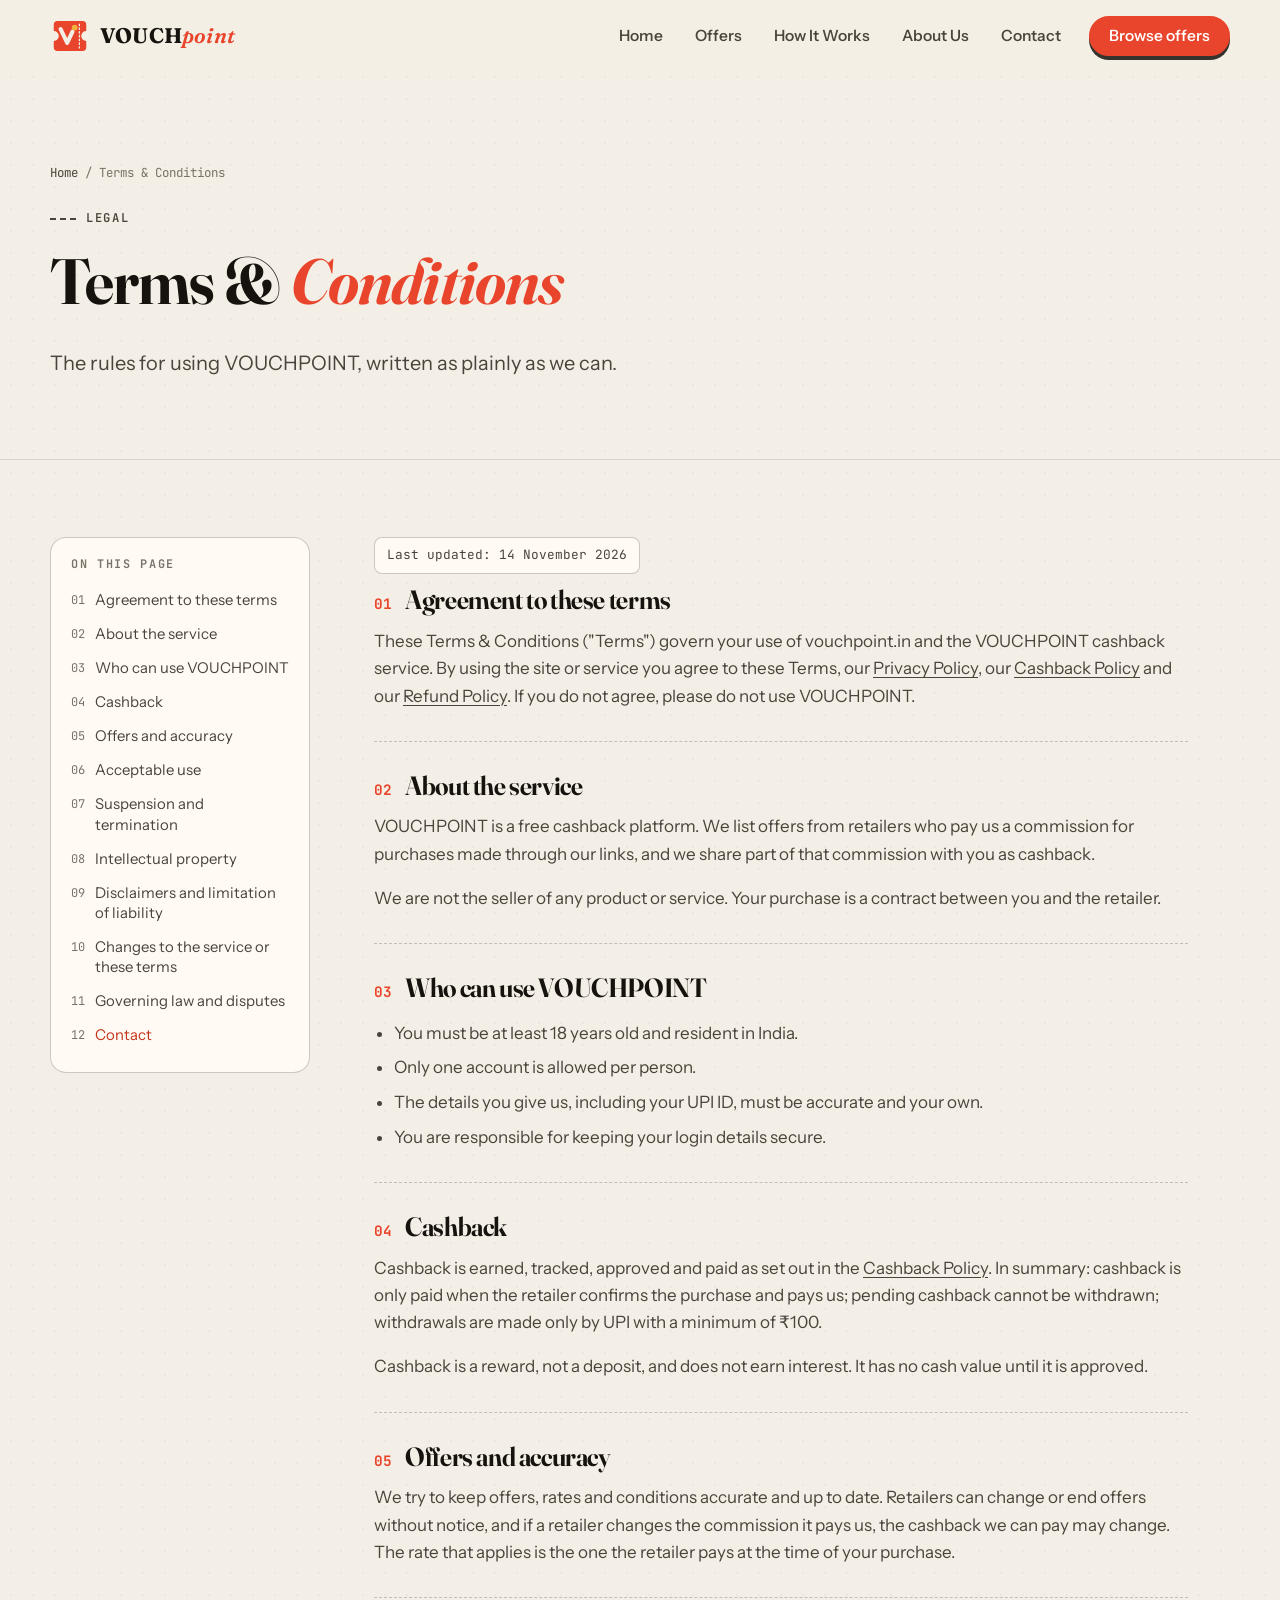
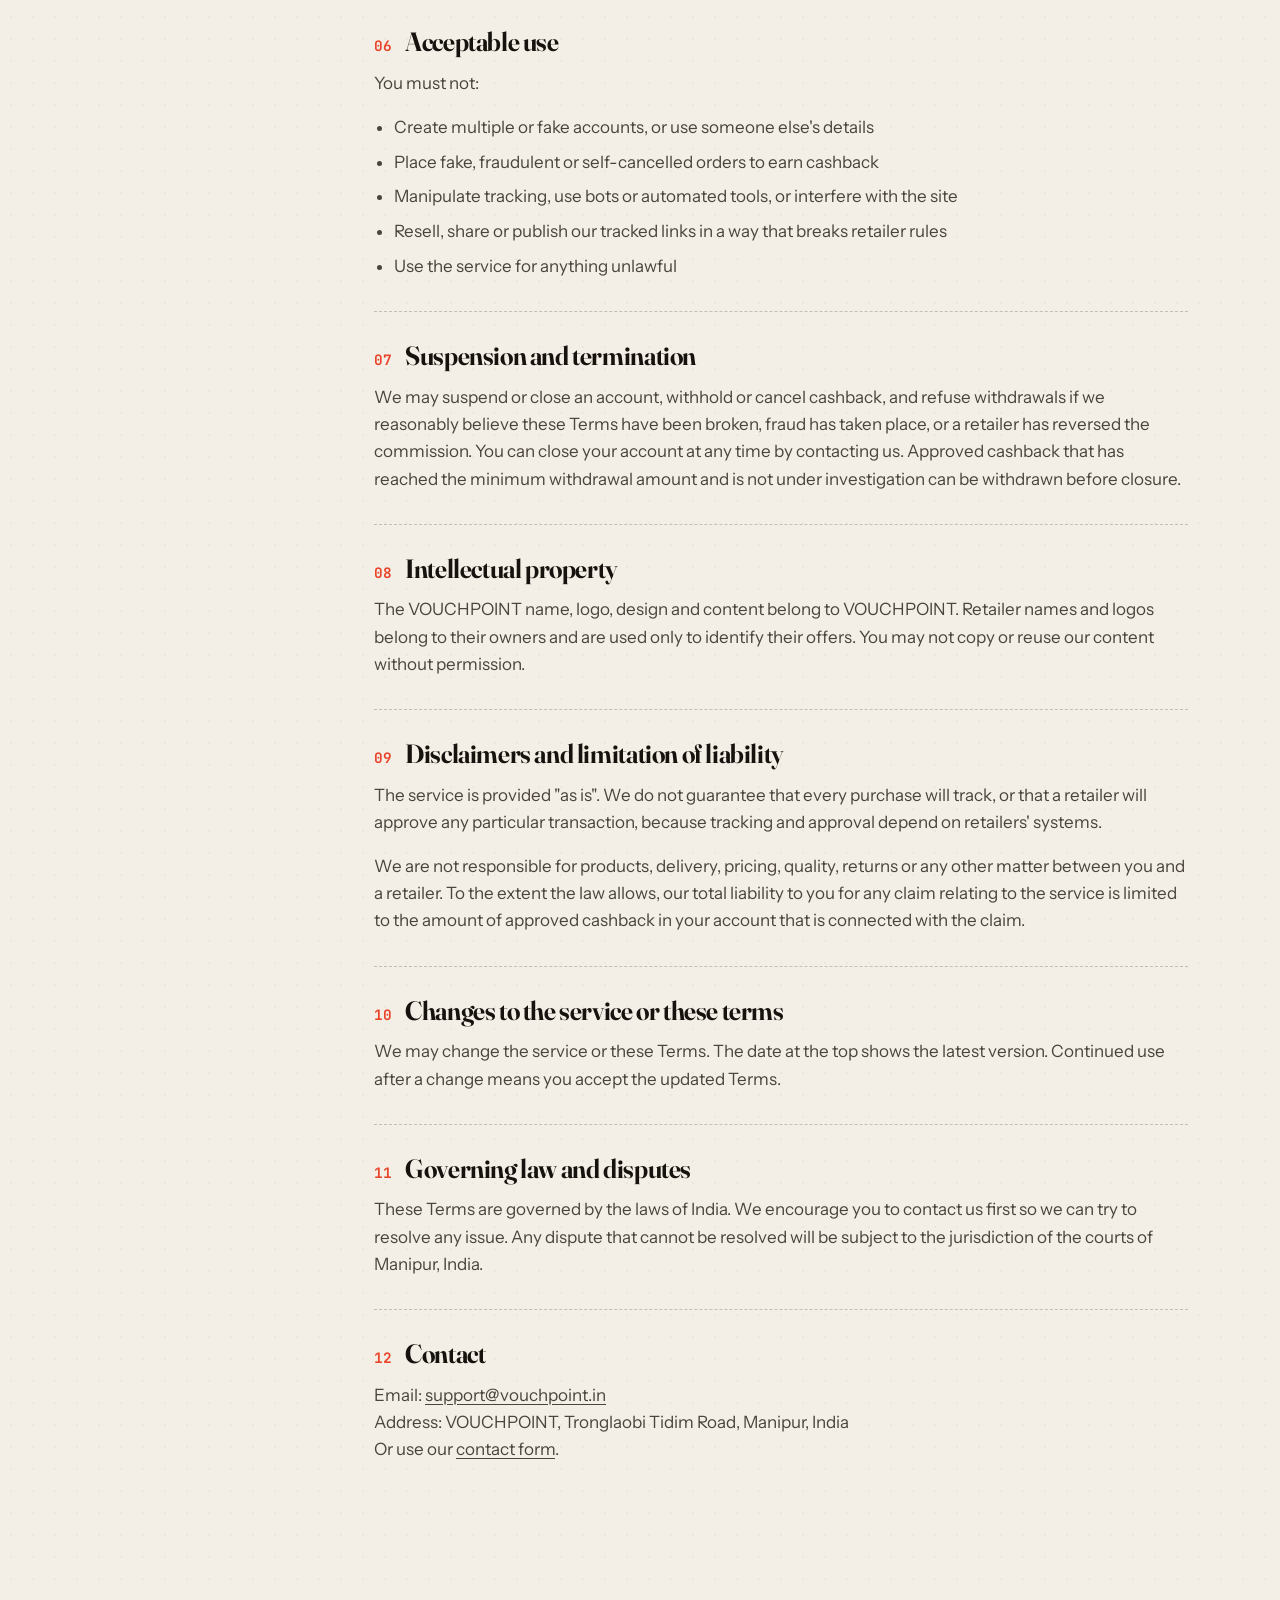
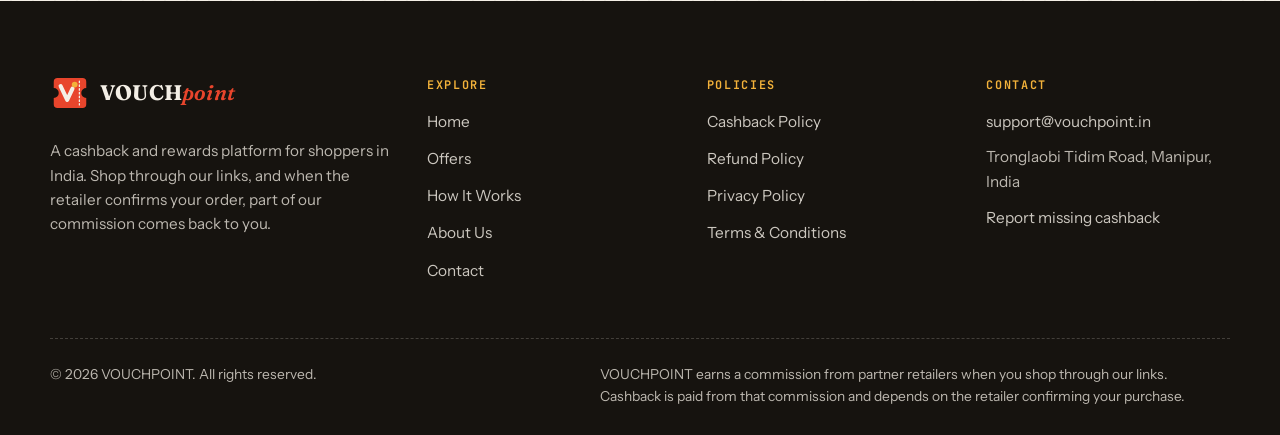
<file: terms.html>
<!DOCTYPE html>
<html lang="en-IN" class="no-js">
<head>
  <meta charset="utf-8">
  <meta name="viewport" content="width=device-width, initial-scale=1">
  <title>Terms & Conditions | VOUCHPOINT</title>
  <meta name="description" content="VOUCHPOINT Terms & Conditions: who can use the service, how cashback works, acceptable use, liability and governing law.">
  <link rel="canonical" href="https://vouchpoint.in/terms.html">
  <meta name="robots" content="index, follow">
  <meta name="theme-color" content="#F4EFE6">
  <meta name="author" content="VOUCHPOINT">

  <meta property="og:type" content="website">
  <meta property="og:site_name" content="VOUCHPOINT">
  <meta property="og:title" content="Terms & Conditions | VOUCHPOINT">
  <meta property="og:description" content="VOUCHPOINT Terms & Conditions: who can use the service, how cashback works, acceptable use, liability and governing law.">
  <meta property="og:url" content="https://vouchpoint.in/terms.html">
  <meta property="og:image" content="https://vouchpoint.in/assets/img/og-image.png">
  <meta property="og:image:width" content="1200">
  <meta property="og:image:height" content="630">
  <meta property="og:image:alt" content="VOUCHPOINT — cashback, tracked and paid to your UPI">
  <meta property="og:locale" content="en_IN">
  <meta name="twitter:card" content="summary_large_image">
  <meta name="twitter:title" content="Terms & Conditions | VOUCHPOINT">
  <meta name="twitter:description" content="VOUCHPOINT Terms & Conditions: who can use the service, how cashback works, acceptable use, liability and governing law.">
  <meta name="twitter:image" content="https://vouchpoint.in/assets/img/og-image.png">

  <link rel="icon" href="assets/img/favicon.svg" type="image/svg+xml">
  <link rel="icon" href="assets/img/favicon-32.png" sizes="32x32" type="image/png">
  <link rel="apple-touch-icon" href="assets/img/apple-touch-icon.png">
  <link rel="manifest" href="site.webmanifest">

  <link rel="preconnect" href="https://fonts.googleapis.com">
  <link rel="preconnect" href="https://fonts.gstatic.com" crossorigin>
  <link rel="stylesheet" href="https://fonts.googleapis.com/css2?family=Fraunces:ital,opsz,wght@0,9..144,500..700;1,9..144,500..700&family=Instrument+Sans:wght@400..700&family=JetBrains+Mono:wght@500;600;700&display=swap">
  <link rel="stylesheet" href="assets/css/styles.css">
</head>
<body>
<a class="skip-link" href="#main">Skip to content</a>

<header class="site-header">
  <div class="wrap">
    <a class="brand" href="index.html" aria-label="VOUCHPOINT home">
      <img src="assets/img/logo-mark.svg" alt="" width="40" height="40">
      <span class="brand-word">VOUCH<i>point</i></span>
    </a>
    <button class="nav-toggle" type="button" aria-expanded="false" aria-controls="site-nav" aria-label="Open menu"><span></span></button>
    <nav class="site-nav" id="site-nav" aria-label="Main">
      <ul class="nav-links">
        <li><a href="index.html">Home</a></li><li><a href="offers.html">Offers</a></li><li><a href="how-it-works.html">How It Works</a></li><li><a href="about.html">About Us</a></li><li><a href="contact.html">Contact</a></li>
        <li class="nav-cta"><a class="btn btn--primary btn--sm" href="offers.html">Browse offers</a></li>
      </ul>
    </nav>
  </div>
</header>

<main id="main">
<section class="page-hero">
  <div class="wrap">
    <nav class="crumbs" aria-label="Breadcrumb"><a href="index.html">Home</a> / <span aria-current="page">Terms & Conditions</span></nav>
    <p class="eyebrow">Legal</p>
    <h1>Terms &amp; <em class="accent">Conditions</em></h1>
    <p class="lead">The rules for using VOUCHPOINT, written as plainly as we can.</p>
  </div>
</section>
<section class="section--tight">
  <div class="wrap legal">
    <aside class="toc" aria-label="On this page"><h2>On this page</h2><ol><li><a href="#agreement">Agreement to these terms</a></li><li><a href="#service">About the service</a></li><li><a href="#eligibility">Who can use VOUCHPOINT</a></li><li><a href="#cashback">Cashback</a></li><li><a href="#offers">Offers and accuracy</a></li><li><a href="#conduct">Acceptable use</a></li><li><a href="#suspension">Suspension and termination</a></li><li><a href="#ip">Intellectual property</a></li><li><a href="#liability">Disclaimers and limitation of liability</a></li><li><a href="#changes">Changes to the service or these terms</a></li><li><a href="#law">Governing law and disputes</a></li><li><a href="#contact">Contact</a></li></ol></aside>
    <article class="prose">
      <p class="updated">Last updated: 14 November 2026</p>
      
      <section id="agreement"><h2><span class="n">01</span>Agreement to these terms</h2><p>These Terms &amp; Conditions ("Terms") govern your use of vouchpoint.in and the VOUCHPOINT cashback service. By using the site or service you agree to these Terms, our <a href="privacy-policy.html">Privacy Policy</a>, our <a href="cashback-policy.html">Cashback Policy</a> and our <a href="refund-policy.html">Refund Policy</a>. If you do not agree, please do not use VOUCHPOINT.</p></section><section id="service"><h2><span class="n">02</span>About the service</h2><p>VOUCHPOINT is a free cashback platform. We list offers from retailers who pay us a commission for purchases made through our links, and we share part of that commission with you as cashback.</p><p>We are not the seller of any product or service. Your purchase is a contract between you and the retailer.</p></section><section id="eligibility"><h2><span class="n">03</span>Who can use VOUCHPOINT</h2><ul><li>You must be at least 18 years old and resident in India.</li><li>Only one account is allowed per person.</li><li>The details you give us, including your UPI ID, must be accurate and your own.</li><li>You are responsible for keeping your login details secure.</li></ul></section><section id="cashback"><h2><span class="n">04</span>Cashback</h2><p>Cashback is earned, tracked, approved and paid as set out in the <a href="cashback-policy.html">Cashback Policy</a>. In summary: cashback is only paid when the retailer confirms the purchase and pays us; pending cashback cannot be withdrawn; withdrawals are made only by UPI with a minimum of ₹100.</p><p>Cashback is a reward, not a deposit, and does not earn interest. It has no cash value until it is approved.</p></section><section id="offers"><h2><span class="n">05</span>Offers and accuracy</h2><p>We try to keep offers, rates and conditions accurate and up to date. Retailers can change or end offers without notice, and if a retailer changes the commission it pays us, the cashback we can pay may change. The rate that applies is the one the retailer pays at the time of your purchase.</p></section><section id="conduct"><h2><span class="n">06</span>Acceptable use</h2><p>You must not:</p><ul><li>Create multiple or fake accounts, or use someone else's details</li><li>Place fake, fraudulent or self-cancelled orders to earn cashback</li><li>Manipulate tracking, use bots or automated tools, or interfere with the site</li><li>Resell, share or publish our tracked links in a way that breaks retailer rules</li><li>Use the service for anything unlawful</li></ul></section><section id="suspension"><h2><span class="n">07</span>Suspension and termination</h2><p>We may suspend or close an account, withhold or cancel cashback, and refuse withdrawals if we reasonably believe these Terms have been broken, fraud has taken place, or a retailer has reversed the commission. You can close your account at any time by contacting us. Approved cashback that has reached the minimum withdrawal amount and is not under investigation can be withdrawn before closure.</p></section><section id="ip"><h2><span class="n">08</span>Intellectual property</h2><p>The VOUCHPOINT name, logo, design and content belong to VOUCHPOINT. Retailer names and logos belong to their owners and are used only to identify their offers. You may not copy or reuse our content without permission.</p></section><section id="liability"><h2><span class="n">09</span>Disclaimers and limitation of liability</h2><p>The service is provided "as is". We do not guarantee that every purchase will track, or that a retailer will approve any particular transaction, because tracking and approval depend on retailers' systems.</p><p>We are not responsible for products, delivery, pricing, quality, returns or any other matter between you and a retailer. To the extent the law allows, our total liability to you for any claim relating to the service is limited to the amount of approved cashback in your account that is connected with the claim.</p></section><section id="changes"><h2><span class="n">10</span>Changes to the service or these terms</h2><p>We may change the service or these Terms. The date at the top shows the latest version. Continued use after a change means you accept the updated Terms.</p></section><section id="law"><h2><span class="n">11</span>Governing law and disputes</h2><p>These Terms are governed by the laws of India. We encourage you to contact us first so we can try to resolve any issue. Any dispute that cannot be resolved will be subject to the jurisdiction of the courts of Manipur, India.</p></section><section id="contact"><h2><span class="n">12</span>Contact</h2><p>Email: <a href="mailto:support@vouchpoint.in">support@vouchpoint.in</a><br>Address: VOUCHPOINT, Tronglaobi Tidim Road, Manipur, India<br>Or use our <a href="contact.html">contact form</a>.</p></section>
    </article>
  </div>
</section>
</main>
<footer class="site-footer">
  <div class="wrap">
    <div class="footer-top">
      <div>
        <a class="brand" href="index.html" aria-label="VOUCHPOINT home">
          <img src="assets/img/logo-mark.svg" alt="" width="40" height="40">
          <span class="brand-word">VOUCH<i>point</i></span>
        </a>
        <p class="footer-about">A cashback and rewards platform for shoppers in India. Shop through our links, and when the retailer confirms your order, part of our commission comes back to you.</p>
      </div>
      <div class="footer-col">
        <h2>Explore</h2>
        <ul>
          <li><a href="index.html">Home</a></li>
          <li><a href="offers.html">Offers</a></li>
          <li><a href="how-it-works.html">How It Works</a></li>
          <li><a href="about.html">About Us</a></li>
          <li><a href="contact.html">Contact</a></li>
        </ul>
      </div>
      <div class="footer-col">
        <h2>Policies</h2>
        <ul>
          <li><a href="cashback-policy.html">Cashback Policy</a></li>
          <li><a href="refund-policy.html">Refund Policy</a></li>
          <li><a href="privacy-policy.html">Privacy Policy</a></li>
          <li><a href="terms.html">Terms &amp; Conditions</a></li>
        </ul>
      </div>
      <div class="footer-col">
        <h2>Contact</h2>
        <ul>
          <li><a href="mailto:support@vouchpoint.in">support@vouchpoint.in</a></li>
          <li><address>Tronglaobi Tidim Road, Manipur, India</address></li>
          <li><a href="contact.html?topic=missing-cashback">Report missing cashback</a></li>
        </ul>
      </div>
    </div>
    <div class="footer-bottom">
      <p>© <span data-year>2026</span> VOUCHPOINT. All rights reserved.</p>
      <p class="footer-disclosure">VOUCHPOINT earns a commission from partner retailers when you shop through our links. Cashback is paid from that commission and depends on the retailer confirming your purchase.</p>
    </div>
  </div>
</footer>
<button class="to-top" type="button" aria-label="Back to top"><svg viewBox="0 0 24 24" fill="none" stroke="currentColor" stroke-width="1.8" stroke-linecap="round" stroke-linejoin="round" aria-hidden="true"><path d="M12 19V5M6 11l6-6 6 6"/></svg></button>
<script src="assets/js/main.js" defer></script>
</body>
</html>
</file>
<file: assets/css/styles.css>
/* =========================================================
   VOUCHPOINT — design system & components
   Motif: perforated voucher stubs, stamps, dashed tear lines
   ========================================================= */

/* ---------- 1. Tokens ---------- */
:root {
  --paper: #F4EFE6;
  --paper-2: #EBE4D6;
  --card: #FFFBF4;
  --ink: #16130F;
  --ink-2: #4A443C;
  --ink-3: #7A7268;
  --vermilion: #E8452C;
  --vermilion-dk: #C53419;
  --pine: #164B3E;
  --pine-2: #1F6352;
  --saffron: #F3B23A;
  --line: rgba(22, 19, 15, .12);
  --line-strong: rgba(22, 19, 15, .22);

  --f-display: "Fraunces", Georgia, "Times New Roman", serif;
  --f-body: "Instrument Sans", system-ui, -apple-system, "Segoe UI", Roboto, sans-serif;
  --f-mono: "JetBrains Mono", ui-monospace, SFMono-Regular, Menlo, Consolas, monospace;

  --r-sm: 10px;
  --r-md: 16px;
  --r-lg: 26px;
  --shadow: 0 1px 0 rgba(22,19,15,.06), 0 12px 30px -14px rgba(22,19,15,.25);
  --shadow-lift: 0 2px 0 rgba(22,19,15,.08), 0 24px 40px -18px rgba(22,19,15,.35);
  --wrap: 1180px;
  --header-h: 72px;
  --ease: cubic-bezier(.2, .7, .2, 1);
}

/* ---------- 2. Base ---------- */
*, *::before, *::after { box-sizing: border-box; }
html { overflow-x: clip; scroll-behavior: smooth; scroll-padding-top: calc(var(--header-h) + 16px); -webkit-text-size-adjust: 100%; }
body {
  margin: 0;
  font-family: var(--f-body);
  font-size: 17px;
  line-height: 1.6;
  color: var(--ink);
  background: var(--paper);
  background-image: radial-gradient(rgba(22,19,15,.035) 1px, transparent 1px);
  background-size: 22px 22px;
  -webkit-font-smoothing: antialiased;
  overflow-x: clip;
}
img, svg { display: block; max-width: 100%; }
a { color: inherit; text-decoration-thickness: 1px; text-underline-offset: 3px; }
a:hover { color: var(--vermilion-dk); }
:focus-visible { outline: 3px solid var(--saffron); outline-offset: 3px; border-radius: 6px; }
h1, h2, h3, h4 { font-family: var(--f-display); font-weight: 650; line-height: 1.08; letter-spacing: -.015em; margin: 0 0 .5em; font-variation-settings: "opsz" 96; }
h1 { font-size: clamp(2.5rem, 6vw, 4.6rem); }
h2 { font-size: clamp(1.9rem, 3.8vw, 2.9rem); }
h3 { font-size: 1.35rem; letter-spacing: -.01em; }
p { margin: 0 0 1em; }
em.accent, .accent { font-style: italic; color: var(--vermilion); }
ul, ol { padding-left: 1.2em; }
::selection { background: var(--saffron); color: var(--ink); }

.wrap { width: min(var(--wrap), 100% - 40px); margin-inline: auto; }
.skip-link { position: absolute; left: 12px; top: -60px; z-index: 100; background: var(--ink); color: var(--paper); padding: 10px 16px; border-radius: 8px; text-decoration: none; }
.skip-link:focus { top: 12px; color: var(--paper); }
.visually-hidden { position: absolute !important; width: 1px; height: 1px; overflow: hidden; clip: rect(0 0 0 0); white-space: nowrap; }

.eyebrow {
  display: inline-flex; align-items: center; gap: 10px;
  font-family: var(--f-mono); font-size: .76rem; font-weight: 600;
  letter-spacing: .14em; text-transform: uppercase; color: var(--ink-2);
  margin-bottom: 18px;
}
.eyebrow::before { content: ""; width: 26px; height: 0; border-top: 2px dashed currentColor; }
.lead { font-size: clamp(1.05rem, 1.6vw, 1.25rem); color: var(--ink-2); max-width: 60ch; }

/* ---------- 3. Buttons ---------- */
.btn {
  --bg: var(--ink); --fg: var(--paper);
  display: inline-flex; align-items: center; justify-content: center; gap: 10px;
  min-height: 50px; padding: 0 24px;
  font: 600 1rem/1 var(--f-body);
  color: var(--fg); background: var(--bg);
  border: 2px solid var(--bg); border-radius: 999px;
  text-decoration: none; cursor: pointer;
  transition: transform .25s var(--ease), box-shadow .25s var(--ease), background .2s, color .2s;
  box-shadow: 0 4px 0 rgba(22,19,15,.85);
}
.btn:hover { color: var(--fg); transform: translateY(-2px); box-shadow: 0 6px 0 rgba(22,19,15,.85); }
.btn:active { transform: translateY(2px); box-shadow: 0 1px 0 rgba(22,19,15,.85); }
.btn svg { width: 18px; height: 18px; }
.btn--primary { --bg: var(--vermilion); --fg: #fff; }
.btn--primary:hover { --bg: var(--vermilion-dk); }
.btn--ghost { --bg: transparent; --fg: var(--ink); border-color: var(--ink); box-shadow: none; }
.btn--ghost:hover { --bg: var(--ink); --fg: var(--paper); box-shadow: none; }
.btn--light { --bg: var(--paper); --fg: var(--ink); border-color: var(--paper); box-shadow: 0 4px 0 rgba(0,0,0,.35); }
.btn--sm { min-height: 40px; padding: 0 18px; font-size: .92rem; }
.btn-row { display: flex; flex-wrap: wrap; gap: 14px; }

.text-link { font-weight: 600; text-decoration: none; display: inline-flex; align-items: center; gap: 6px; border-bottom: 2px solid var(--vermilion); padding-bottom: 2px; }
.text-link:hover { gap: 10px; }
.text-link, .text-link:hover { transition: gap .2s var(--ease); }

/* ---------- 4. Header ---------- */
.site-header {
  position: sticky; top: 0; z-index: 50;
  background: rgba(244, 239, 230, .86);
  backdrop-filter: saturate(1.4) blur(12px);
  -webkit-backdrop-filter: saturate(1.4) blur(12px);
  border-bottom: 1px solid transparent;
  transition: border-color .2s, box-shadow .2s;
}
.site-header.is-scrolled { border-color: var(--line); box-shadow: 0 8px 24px -20px rgba(22,19,15,.5); }
.site-header .wrap { display: flex; align-items: center; justify-content: space-between; height: var(--header-h); gap: 20px; }

.brand { display: inline-flex; align-items: center; gap: 10px; text-decoration: none; color: var(--ink); }
.brand:hover { color: var(--ink); }
.brand img { width: 40px; height: 40px; transition: transform .4s var(--ease); }
.brand:hover img { transform: rotate(-8deg) scale(1.05); }
.brand-word { font-family: var(--f-display); font-weight: 700; font-size: 1.32rem; letter-spacing: .01em; }
.brand-word i { color: var(--vermilion); font-weight: 600; }

.nav-links { display: flex; align-items: center; gap: 4px; list-style: none; margin: 0; padding: 0; }
.nav-links a { display: block; padding: 9px 14px; border-radius: 999px; text-decoration: none; font-weight: 550; font-size: .97rem; color: var(--ink-2); transition: background .2s, color .2s; }
.nav-links a:hover { color: var(--ink); background: var(--paper-2); }
.nav-links a[aria-current="page"] { color: var(--ink); background: var(--card); box-shadow: inset 0 0 0 1.5px var(--ink); }
.nav-cta { margin-left: 10px; }

.nav-toggle {
  display: none; width: 46px; height: 46px; border-radius: 12px;
  border: 1.5px solid var(--ink); background: var(--card); cursor: pointer;
  align-items: center; justify-content: center; padding: 0;
}
.nav-toggle span, .nav-toggle span::before, .nav-toggle span::after { display: block; width: 20px; height: 2px; background: var(--ink); border-radius: 2px; position: relative; transition: transform .3s var(--ease), background .2s; }
.nav-toggle span::before, .nav-toggle span::after { content: ""; position: absolute; left: 0; }
.nav-toggle span::before { top: -6px; }
.nav-toggle span::after { top: 6px; }
.nav-toggle[aria-expanded="true"] span { background: transparent; }
.nav-toggle[aria-expanded="true"] span::before { transform: translateY(6px) rotate(45deg); }
.nav-toggle[aria-expanded="true"] span::after { transform: translateY(-6px) rotate(-45deg); }

@media (max-width: 920px) {
  .nav-toggle { display: inline-flex; }
  .site-nav {
    position: fixed; inset: var(--header-h) 0 auto 0;
    background: var(--paper); border-bottom: 1px solid var(--line);
    padding: 12px 20px 26px;
    transform: translateY(-12px); opacity: 0; visibility: hidden;
    transition: transform .3s var(--ease), opacity .25s, visibility .25s;
    max-height: calc(100dvh - var(--header-h)); overflow-y: auto;
    box-shadow: 0 30px 40px -30px rgba(22,19,15,.4);
  }
  .site-nav.is-open { transform: none; opacity: 1; visibility: visible; }
  .nav-links { flex-direction: column; align-items: stretch; gap: 2px; }
  .nav-links a { padding: 14px 16px; font-size: 1.08rem; border-radius: 12px; }
  .nav-cta { margin: 12px 0 0; }
  .nav-cta .btn { width: 100%; }
  body.nav-open { overflow: hidden; }
}

/* ---------- 5. Sections ---------- */
.section { padding: clamp(64px, 9vw, 120px) 0; }
.section--tight { padding: clamp(48px, 6vw, 80px) 0; }
.section-head { display: flex; justify-content: space-between; align-items: end; gap: 24px; flex-wrap: wrap; margin-bottom: clamp(32px, 4vw, 52px); }
.section-head h2 { margin: 0; max-width: 18ch; }
.section-head p { margin: 0; max-width: 44ch; color: var(--ink-2); }
.section--ink { background: var(--ink); color: var(--paper); }
.section--ink .eyebrow, .section--ink .section-head p, .section--ink .lead { color: rgba(244,239,230,.72); }
.section--pine { background: var(--pine); color: var(--paper); }
.section--pine .eyebrow, .section--pine .lead { color: rgba(244,239,230,.75); }

/* tear line divider */
.tear { height: 18px; background:
  radial-gradient(circle at 9px 0, transparent 8px, var(--ink) 8.5px) 0 0 / 18px 18px repeat-x; }
.tear--up { transform: scaleY(-1); }

/* ---------- 6. Hero ---------- */
.hero { padding: clamp(40px, 7vw, 90px) 0 clamp(60px, 8vw, 110px); position: relative; overflow: hidden; }
.hero .wrap { display: grid; grid-template-columns: 1.08fr .92fr; gap: clamp(32px, 5vw, 70px); align-items: center; }
.hero h1 { margin-bottom: 22px; }
.hero h1 .underline { position: relative; white-space: nowrap; isolation: isolate; }
.hero h1 .underline::after { content: ""; position: absolute; left: -2%; right: -2%; bottom: .04em; height: .2em; background: var(--saffron); z-index: -1; border-radius: 4px; transform: rotate(-1deg); }
.hero .lead { margin-bottom: 30px; }
.hero-facts { display: flex; flex-wrap: wrap; gap: 10px; margin-top: 30px; padding: 0; list-style: none; }
.hero-facts li { font-family: var(--f-mono); font-size: .8rem; font-weight: 600; letter-spacing: .04em; padding: 8px 14px; border: 1.5px dashed var(--line-strong); border-radius: 999px; background: var(--card); }

/* hero illustration: stacked stubs */
.stub-stack { position: relative; aspect-ratio: 1 / 1.02; max-width: 500px; margin-inline: auto; width: 100%; }
.stub {
  position: absolute; left: 6%; right: 6%;
  display: grid; grid-template-columns: 74px 1fr; align-items: center;
  min-height: 92px; padding: 16px 22px 16px 0;
  background: var(--card); border-radius: var(--r-md);
  box-shadow: var(--shadow);
  -webkit-mask: radial-gradient(circle at 74px 0, transparent 11px, #000 11.5px) top / 100% 51% no-repeat,
                radial-gradient(circle at 74px 100%, transparent 11px, #000 11.5px) bottom / 100% 51% no-repeat;
          mask: radial-gradient(circle at 74px 0, transparent 11px, #000 11.5px) top / 100% 51% no-repeat,
                radial-gradient(circle at 74px 100%, transparent 11px, #000 11.5px) bottom / 100% 51% no-repeat;
  animation: float 7s ease-in-out infinite;
}
.stub::before { content: ""; position: absolute; left: 74px; top: 16px; bottom: 16px; border-left: 2px dashed var(--line-strong); }
.stub-num { font-family: var(--f-mono); font-weight: 700; font-size: .85rem; text-align: center; color: var(--ink-3); }
.stub-body { padding-left: 22px; display: flex; align-items: center; justify-content: space-between; gap: 14px; }
.stub-title { font-family: var(--f-display); font-weight: 650; font-size: 1.22rem; line-height: 1.15; }
.stub-sub { font-size: .86rem; color: var(--ink-2); margin-top: 3px; }
.stub-icon { flex: 0 0 auto; width: 44px; height: 44px; border-radius: 12px; display: grid; place-items: center; }
.stub-icon svg { width: 24px; height: 24px; }
.stub:nth-child(1) { top: 2%; transform: rotate(-3deg); animation-delay: 0s; }
.stub:nth-child(2) { top: 26%; transform: rotate(2deg) translateX(4%); animation-delay: -1.5s; }
.stub:nth-child(3) { top: 50%; transform: rotate(-1.5deg) translateX(-3%); animation-delay: -3s; }
.stub:nth-child(4) { top: 74%; transform: rotate(2.5deg) translateX(2%); animation-delay: -4.5s; background: var(--vermilion); color: #fff; }
.stub:nth-child(4) .stub-num, .stub:nth-child(4) .stub-sub { color: rgba(255,255,255,.82); }
.stub:nth-child(4)::before { border-color: rgba(255,255,255,.45); }
.stub-stamp {
  position: absolute; right: -4%; top: -4%; z-index: 3;
  width: 116px; height: 116px; border-radius: 50%;
  display: grid; place-items: center; text-align: center;
  font-family: var(--f-mono); font-size: .66rem; font-weight: 700; letter-spacing: .12em; line-height: 1.35;
  color: var(--pine); border: 2.5px solid var(--pine); background: rgba(244,239,230,.9);
  transform: rotate(14deg);
  box-shadow: inset 0 0 0 5px rgba(244,239,230,.9), inset 0 0 0 6.5px var(--pine);
}
.stub-stamp b { display: block; font-family: var(--f-display); font-size: 1.6rem; letter-spacing: 0; }
@keyframes float { 0%, 100% { translate: 0 0; } 50% { translate: 0 -6px; } }

/* ---------- 7. Marquee ribbon ---------- */
.ribbon { background: var(--saffron); border-block: 2px solid var(--ink); overflow: hidden; transform: rotate(-1.2deg); margin: 0 -10px; }
.ribbon-track { display: flex; width: max-content; animation: marquee 32s linear infinite; }
.ribbon-track span { display: inline-flex; align-items: center; gap: 22px; padding: 14px 22px; font-family: var(--f-display); font-weight: 650; font-size: 1.35rem; white-space: nowrap; }
.ribbon-track span::after { content: "✦"; color: var(--vermilion); font-size: 1rem; }
@keyframes marquee { to { transform: translateX(-50%); } }

/* ---------- 8. Steps ---------- */
.steps { display: grid; grid-template-columns: repeat(4, 1fr); gap: 18px; counter-reset: step; list-style: none; padding: 0; margin: 0; }
.step { position: relative; background: var(--card); border: 1.5px solid var(--ink); border-radius: var(--r-md); padding: 26px 22px 24px; box-shadow: 5px 5px 0 var(--ink); transition: transform .3s var(--ease), box-shadow .3s var(--ease); }
.step:hover { transform: translate(-3px, -3px); box-shadow: 8px 8px 0 var(--ink); }
.step-num { font-family: var(--f-mono); font-size: .78rem; font-weight: 700; letter-spacing: .12em; color: var(--vermilion); }
.step-ico { width: 54px; height: 54px; border-radius: 14px; background: var(--paper-2); display: grid; place-items: center; margin: 16px 0 18px; }
.step-ico svg { width: 28px; height: 28px; }
.step h3 { margin-bottom: 8px; }
.step p { margin: 0; color: var(--ink-2); font-size: .97rem; }
.section--ink .step { background: #221E19; border-color: rgba(244,239,230,.25); box-shadow: 5px 5px 0 var(--vermilion); }
.section--ink .step:hover { box-shadow: 8px 8px 0 var(--vermilion); }
.section--ink .step p { color: rgba(244,239,230,.72); }
.section--ink .step-ico { background: rgba(244,239,230,.08); }

/* ---------- 9. Status lifecycle ---------- */
.lifecycle { display: grid; grid-template-columns: repeat(4, 1fr); gap: 0; position: relative; list-style: none; padding: 0; margin: 0; }
.lifecycle::before { content: ""; position: absolute; top: 27px; left: 12%; right: 12%; border-top: 2px dashed currentColor; opacity: .35; }
.life { text-align: center; padding: 0 14px; position: relative; }
.life-dot { width: 56px; height: 56px; margin: 0 auto 18px; border-radius: 50%; display: grid; place-items: center; background: var(--paper); color: var(--ink); border: 2px solid currentColor; position: relative; z-index: 1; font-family: var(--f-mono); font-weight: 700; }
.life h3 { font-size: 1.2rem; margin-bottom: 6px; }
.life p { font-size: .95rem; opacity: .78; margin: 0; }
.life--tracked .life-dot { background: var(--saffron); border-color: var(--saffron); }
.life--pending .life-dot { background: var(--paper); }
.life--approved .life-dot { background: #7BC6A4; border-color: #7BC6A4; }
.life--paid .life-dot { background: var(--vermilion); border-color: var(--vermilion); color: #fff; }
.declined-note { margin-top: 40px; display: flex; gap: 16px; align-items: flex-start; padding: 18px 22px; border: 1.5px dashed currentColor; border-radius: var(--r-md); opacity: .9; }
.declined-note strong { font-family: var(--f-display); font-size: 1.1rem; }

/* ---------- 10. Rule cards ---------- */
.rules { display: grid; grid-template-columns: repeat(2, 1fr); gap: 20px; }
.rule {
  position: relative; background: var(--card); border-radius: var(--r-lg); padding: 30px 30px 28px 30px;
  border: 1.5px solid var(--line-strong); overflow: hidden;
  transition: border-color .25s, transform .3s var(--ease);
}
.rule:hover { border-color: var(--ink); transform: translateY(-3px); }
.rule-tag { display: inline-block; font-family: var(--f-mono); font-size: .72rem; font-weight: 700; letter-spacing: .14em; text-transform: uppercase; padding: 6px 10px; border-radius: 6px; background: var(--ink); color: var(--paper); margin-bottom: 16px; }
.rule:nth-child(2) .rule-tag { background: var(--pine); }
.rule:nth-child(3) .rule-tag { background: var(--vermilion); }
.rule:nth-child(4) .rule-tag { background: var(--saffron); color: var(--ink); }
.rule ul { margin: 0; padding: 0; list-style: none; }
.rule li { position: relative; padding-left: 28px; margin-bottom: 10px; color: var(--ink-2); }
.rule li::before { content: ""; position: absolute; left: 0; top: .45em; width: 14px; height: 14px; border-radius: 4px; border: 2px solid var(--ink); transform: rotate(45deg) scale(.7); }
.rule .text-link { margin-top: 8px; }

/* ---------- 11. Offer cards (voucher stubs) ---------- */
.offer-toolbar { display: flex; flex-wrap: wrap; gap: 14px; align-items: center; justify-content: space-between; margin-bottom: 28px; }
.search { position: relative; flex: 1 1 280px; max-width: 420px; }
.search input { width: 100%; height: 50px; padding: 0 18px 0 48px; border: 1.5px solid var(--ink); border-radius: 999px; background: var(--card); font: inherit; }
.search svg { position: absolute; left: 18px; top: 50%; translate: 0 -50%; width: 18px; height: 18px; color: var(--ink-3); }
.chips { display: flex; flex-wrap: wrap; gap: 8px; }
.chip { height: 40px; padding: 0 16px; border-radius: 999px; border: 1.5px solid var(--line-strong); background: transparent; font: 600 .92rem var(--f-body); cursor: pointer; color: var(--ink-2); transition: all .2s; }
.chip:hover { border-color: var(--ink); color: var(--ink); }
.chip[aria-pressed="true"] { background: var(--ink); border-color: var(--ink); color: var(--paper); }
.sort { height: 44px; padding: 0 14px; border-radius: 12px; border: 1.5px solid var(--line-strong); background: var(--card); font: inherit; }

.offers-grid { display: grid; grid-template-columns: repeat(auto-fill, minmax(320px, 1fr)); gap: 22px; }
.offer {
  --notch: 13px;
  position: relative; display: grid; grid-template-columns: 112px 1fr;
  background: var(--card); border-radius: var(--r-md);
  filter: drop-shadow(0 10px 18px rgba(22,19,15,.12));
  -webkit-mask: radial-gradient(circle at 112px 0, transparent var(--notch), #000 calc(var(--notch) + .5px)) top / 100% 51% no-repeat,
                radial-gradient(circle at 112px 100%, transparent var(--notch), #000 calc(var(--notch) + .5px)) bottom / 100% 51% no-repeat;
          mask: radial-gradient(circle at 112px 0, transparent var(--notch), #000 calc(var(--notch) + .5px)) top / 100% 51% no-repeat,
                radial-gradient(circle at 112px 100%, transparent var(--notch), #000 calc(var(--notch) + .5px)) bottom / 100% 51% no-repeat;
  transition: transform .3s var(--ease);
}
.offer:hover { transform: translateY(-4px) rotate(-.4deg); }
.offer-stub { background: var(--pine); color: var(--paper); display: flex; flex-direction: column; align-items: center; justify-content: center; gap: 8px; padding: 22px 10px; text-align: center; border-radius: var(--r-md) 0 0 var(--r-md); position: relative; }
.offer-stub::after { content: ""; position: absolute; right: 0; top: 18px; bottom: 18px; border-right: 2px dashed rgba(244,239,230,.4); }
.offer:nth-child(3n+2) .offer-stub { background: var(--vermilion); }
.offer:nth-child(3n+3) .offer-stub { background: var(--ink); }
.offer-monogram { width: 50px; height: 50px; border-radius: 14px; display: grid; place-items: center; background: var(--paper); color: var(--ink); font-family: var(--f-display); font-weight: 700; font-size: 1.4rem; overflow: hidden; }
.offer-monogram img { width: 100%; height: 100%; object-fit: contain; background: #fff; padding: 6px; }
.offer-rate { font-family: var(--f-display); font-weight: 700; font-size: 1.5rem; line-height: 1; }
.offer-rate small { display: block; font-family: var(--f-mono); font-size: .6rem; letter-spacing: .14em; text-transform: uppercase; opacity: .8; margin-top: 6px; font-weight: 600; }
.offer-body { padding: 20px 22px 20px 24px; display: flex; flex-direction: column; gap: 8px; min-width: 0; }
.offer-meta { display: flex; justify-content: space-between; gap: 10px; font-family: var(--f-mono); font-size: .72rem; font-weight: 600; letter-spacing: .08em; text-transform: uppercase; color: var(--ink-3); }
.offer-store { font-family: var(--f-display); font-size: 1.3rem; font-weight: 650; margin: 0; }
.offer-title { margin: 0; color: var(--ink-2); font-size: .95rem; }
.offer details { font-size: .88rem; color: var(--ink-2); }
.offer summary { cursor: pointer; font-weight: 600; color: var(--ink); list-style: none; display: inline-flex; align-items: center; gap: 6px; }
.offer summary::-webkit-details-marker { display: none; }
.offer summary::after { content: "+"; font-family: var(--f-mono); }
.offer details[open] summary::after { content: "−"; }
.offer details ul { margin: 8px 0 0; padding-left: 1.1em; }
.offer-foot { margin-top: auto; padding-top: 10px; display: flex; align-items: center; justify-content: space-between; gap: 10px; flex-wrap: wrap; }
.offer-time { font-size: .8rem; color: var(--ink-3); }

.empty-state {
  grid-column: 1 / -1; text-align: center; padding: clamp(40px, 6vw, 70px) 24px;
  border: 2px dashed var(--line-strong); border-radius: var(--r-lg); background: rgba(255,251,244,.6);
}
.empty-state .empty-ico { width: 84px; height: 84px; margin: 0 auto 20px; }
.empty-state h3 { font-size: 1.7rem; }
.empty-state p { max-width: 52ch; margin: 0 auto 22px; color: var(--ink-2); }
.empty-state .btn-row { justify-content: center; }
.result-count { font-family: var(--f-mono); font-size: .8rem; color: var(--ink-3); margin: -12px 0 18px; }

.cat-grid { display: grid; grid-template-columns: repeat(auto-fill, minmax(170px, 1fr)); gap: 14px; }
.cat { display: flex; align-items: center; gap: 12px; padding: 16px 18px; background: var(--card); border: 1.5px solid var(--line-strong); border-radius: var(--r-md); font-weight: 600; }
.cat svg { width: 26px; height: 26px; flex: 0 0 auto; color: var(--vermilion); }

/* ---------- 12. FAQ ---------- */
.faq { max-width: 860px; }
.faq details { border-bottom: 1.5px solid var(--line-strong); }
.faq summary { list-style: none; cursor: pointer; display: flex; justify-content: space-between; align-items: center; gap: 20px; padding: 22px 0; font-family: var(--f-display); font-size: 1.22rem; font-weight: 600; }
.faq summary::-webkit-details-marker { display: none; }
.faq summary::after { content: ""; flex: 0 0 auto; width: 34px; height: 34px; border-radius: 50%; border: 1.5px solid var(--ink); background:
  linear-gradient(var(--ink), var(--ink)) center / 12px 2px no-repeat,
  linear-gradient(var(--ink), var(--ink)) center / 2px 12px no-repeat; transition: transform .3s var(--ease), background-color .2s; }
.faq details[open] summary::after { transform: rotate(135deg); background-color: var(--saffron); }
.faq .faq-a { padding: 0 54px 22px 0; color: var(--ink-2); }
.faq .faq-a p:last-child { margin: 0; }

/* ---------- 13. CTA band ---------- */
.cta-band { background: var(--vermilion); color: #fff; border-radius: var(--r-lg); padding: clamp(36px, 6vw, 64px); display: grid; grid-template-columns: 1.4fr 1fr; gap: 30px; align-items: center; position: relative; overflow: hidden; }
.cta-band::before, .cta-band::after { content: ""; position: absolute; width: 44px; height: 44px; border-radius: 50%; background: var(--paper); top: 50%; translate: 0 -50%; }
.cta-band::before { left: -22px; }
.cta-band::after { right: -22px; }
.cta-band h2 { margin: 0 0 10px; }
.cta-band p { margin: 0; opacity: .9; }
.cta-band .btn-row { justify-content: flex-end; }

/* ---------- 14. Page hero (inner pages) ---------- */
.page-hero { padding: clamp(48px, 7vw, 96px) 0 clamp(36px, 5vw, 60px); border-bottom: 1.5px solid var(--line); }
.page-hero h1 { font-size: clamp(2.3rem, 5.4vw, 4rem); max-width: 18ch; }
.crumbs { font-family: var(--f-mono); font-size: .78rem; color: var(--ink-3); margin-bottom: 18px; }
.crumbs a { text-decoration: none; color: var(--ink-2); }
.crumbs a:hover { color: var(--vermilion); }

/* ---------- 15. Detail blocks ---------- */
.split { display: grid; grid-template-columns: 1fr 1fr; gap: clamp(28px, 5vw, 70px); align-items: start; }
.panel { background: var(--card); border: 1.5px solid var(--line-strong); border-radius: var(--r-lg); padding: clamp(24px, 3vw, 36px); }
.panel h3 { margin-bottom: 14px; }
.checklist { list-style: none; padding: 0; margin: 0; }
.checklist li { display: flex; gap: 14px; padding: 12px 0; border-bottom: 1px dashed var(--line-strong); color: var(--ink-2); }
.checklist li:last-child { border: 0; }
.checklist .ck { flex: 0 0 26px; height: 26px; border-radius: 8px; background: var(--pine); color: var(--paper); display: grid; place-items: center; }
.checklist .ck.x { background: var(--vermilion); }
.checklist .ck svg { width: 15px; height: 15px; }
.checklist strong { color: var(--ink); }

.timeline { list-style: none; margin: 0; padding: 0; position: relative; }
.timeline::before { content: ""; position: absolute; left: 21px; top: 10px; bottom: 10px; border-left: 2px dashed var(--line-strong); }
.timeline li { position: relative; padding: 0 0 30px 66px; }
.timeline li:last-child { padding-bottom: 0; }
.timeline .t-dot { position: absolute; left: 0; top: 0; width: 44px; height: 44px; border-radius: 50%; display: grid; place-items: center; font-family: var(--f-mono); font-weight: 700; font-size: .85rem; border: 2px solid var(--ink); background: var(--card); }
.timeline h3 { margin: 6px 0 6px; font-size: 1.25rem; }
.timeline p { margin: 0; color: var(--ink-2); }
.status-pill { display: inline-block; font-family: var(--f-mono); font-size: .7rem; font-weight: 700; letter-spacing: .1em; text-transform: uppercase; padding: 4px 9px; border-radius: 6px; margin-left: 8px; vertical-align: middle; }
.sp-tracked { background: var(--saffron); }
.sp-pending { background: var(--paper-2); border: 1px solid var(--line-strong); }
.sp-approved { background: #CFEBDD; color: var(--pine); }
.sp-paid { background: var(--vermilion); color: #fff; }
.sp-declined { background: var(--ink); color: var(--paper); }

.big-fact { display: grid; grid-template-columns: repeat(3, 1fr); gap: 18px; }
.big-fact > div { border-top: 3px solid var(--paper); padding-top: 18px; }
.big-fact b { display: block; font-family: var(--f-display); font-size: clamp(2rem, 4vw, 3rem); font-weight: 700; line-height: 1; margin-bottom: 10px; }
.big-fact span { opacity: .78; }

.principles { display: grid; grid-template-columns: repeat(3, 1fr); gap: 20px; }
.principle { padding: 28px; border-radius: var(--r-lg); background: var(--card); border: 1.5px solid var(--line-strong); }
.principle .p-ico { width: 50px; height: 50px; border-radius: 50%; background: var(--saffron); display: grid; place-items: center; margin-bottom: 18px; }
.principle .p-ico svg { width: 24px; height: 24px; }
.principle p { margin: 0; color: var(--ink-2); }

/* ---------- 16. Contact ---------- */
.contact-grid { display: grid; grid-template-columns: .85fr 1.15fr; gap: clamp(28px, 4vw, 56px); align-items: start; }
.contact-cards { display: grid; gap: 16px; }
.contact-card { display: flex; gap: 18px; align-items: flex-start; padding: 22px; background: var(--card); border: 1.5px solid var(--line-strong); border-radius: var(--r-md); }
.contact-card .c-ico { flex: 0 0 48px; height: 48px; border-radius: 14px; background: var(--ink); color: var(--paper); display: grid; place-items: center; }
.contact-card .c-ico svg { width: 22px; height: 22px; }
.contact-card h3 { font-size: 1.1rem; margin: 2px 0 4px; }
.contact-card p, .contact-card address { margin: 0; color: var(--ink-2); font-style: normal; }
.contact-card a { font-weight: 600; word-break: break-word; }

.form { background: var(--card); border: 2px solid var(--ink); border-radius: var(--r-lg); padding: clamp(24px, 3.5vw, 40px); box-shadow: 8px 8px 0 var(--ink); }
.form-row { display: grid; grid-template-columns: 1fr 1fr; gap: 16px; }
.field { margin-bottom: 18px; }
.field label { display: block; font-weight: 600; font-size: .95rem; margin-bottom: 7px; }
.field label .opt { font-weight: 400; color: var(--ink-3); }
.field input, .field select, .field textarea {
  width: 100%; font: inherit; color: var(--ink); background: var(--paper);
  border: 1.5px solid var(--line-strong); border-radius: 12px; padding: 13px 15px;
  transition: border-color .2s, box-shadow .2s, background .2s;
}
.field textarea { min-height: 150px; resize: vertical; }
.field input:focus, .field select:focus, .field textarea:focus { outline: none; border-color: var(--ink); background: #fff; box-shadow: 0 0 0 4px rgba(243,178,58,.45); }
.field.has-error input, .field.has-error select, .field.has-error textarea { border-color: var(--vermilion); }
.field .error { display: none; color: var(--vermilion-dk); font-size: .85rem; margin-top: 6px; font-weight: 600; }
.field.has-error .error { display: block; }
.field.check { display: flex; gap: 12px; align-items: flex-start; }
.field.check input { width: 20px; height: 20px; margin-top: 3px; flex: 0 0 auto; accent-color: var(--vermilion); }
.field.check label { font-weight: 400; color: var(--ink-2); margin: 0; }
.field.check .error { flex-basis: 100%; }
.field.check { flex-wrap: wrap; }
.form-note { font-size: .86rem; color: var(--ink-3); margin: 14px 0 0; }
.form-success { display: none; text-align: center; padding: 20px 0; }
.form-success.is-visible { display: block; }
.form-success .ok { width: 70px; height: 70px; border-radius: 50%; background: var(--pine); color: var(--paper); display: grid; place-items: center; margin: 0 auto 18px; }
.form-success .ok svg { width: 34px; height: 34px; }
.form.is-sent form { display: none; }
.hidden { display: none !important; }

/* ---------- 17. Legal pages ---------- */
.legal { display: grid; grid-template-columns: 260px 1fr; gap: clamp(28px, 5vw, 64px); align-items: start; }
.toc { position: sticky; top: calc(var(--header-h) + 24px); background: var(--card); border: 1.5px solid var(--line-strong); border-radius: var(--r-md); padding: 20px; }
.toc h2 { font-family: var(--f-mono); font-size: .74rem; letter-spacing: .14em; text-transform: uppercase; color: var(--ink-3); margin: 0 0 12px; }
.toc ol { list-style: none; padding: 0; margin: 0; counter-reset: toc; }
.toc li { counter-increment: toc; }
.toc a { display: flex; gap: 10px; padding: 7px 0; text-decoration: none; font-size: .93rem; color: var(--ink-2); line-height: 1.35; }
.toc a::before { content: counter(toc, decimal-leading-zero); font-family: var(--f-mono); font-size: .75rem; color: var(--ink-3); padding-top: 2px; }
.toc a:hover, .toc a.is-active { color: var(--vermilion-dk); }
.prose { max-width: 74ch; }
.prose section { padding-bottom: 14px; margin-bottom: 30px; border-bottom: 1px dashed var(--line-strong); }
.prose section:last-child { border: 0; }
.prose h2 { font-size: 1.65rem; display: flex; gap: 14px; align-items: baseline; }
.prose h2 .n { font-family: var(--f-mono); font-size: .9rem; color: var(--vermilion); font-weight: 700; }
.prose h3 { font-size: 1.15rem; margin-top: 1.3em; }
.prose p, .prose li { color: var(--ink-2); }
.prose li { margin-bottom: .45em; }
.prose strong { color: var(--ink); }
.prose table { width: 100%; border-collapse: collapse; margin: 6px 0 18px; font-size: .95rem; }
.prose th, .prose td { text-align: left; padding: 11px 12px; border-bottom: 1px solid var(--line-strong); vertical-align: top; }
.prose th { font-family: var(--f-mono); font-size: .74rem; letter-spacing: .1em; text-transform: uppercase; color: var(--ink-3); }
.table-scroll { overflow-x: auto; }
.callout { background: var(--paper-2); border-left: 4px solid var(--vermilion); border-radius: 0 var(--r-sm) var(--r-sm) 0; padding: 16px 20px; margin: 0 0 22px; }
.callout p:last-child { margin: 0; }
.updated { display: inline-flex; gap: 8px; align-items: center; font-family: var(--f-mono); font-size: .8rem; padding: 7px 12px; border-radius: 8px; background: var(--card); border: 1px solid var(--line-strong); }

/* ---------- 18. Footer ---------- */
.site-footer { background: var(--ink); color: rgba(244,239,230,.75); padding: 72px 0 28px; margin-top: 0; }
.footer-top { display: grid; grid-template-columns: 1.4fr repeat(3, 1fr); gap: 36px; padding-bottom: 44px; border-bottom: 1px dashed rgba(244,239,230,.2); }
.site-footer .brand { color: var(--paper); }
.site-footer .brand:hover { color: var(--paper); }
.footer-about { margin: 18px 0 0; max-width: 34ch; font-size: .95rem; }
.footer-col h2 { font-family: var(--f-mono); font-size: .74rem; letter-spacing: .14em; text-transform: uppercase; color: var(--saffron); margin: 6px 0 16px; }
.footer-col ul { list-style: none; padding: 0; margin: 0; }
.footer-col li { margin-bottom: 10px; }
.footer-col a { text-decoration: none; color: rgba(244,239,230,.82); font-size: .96rem; }
.footer-col a:hover { color: var(--paper); text-decoration: underline; }
.footer-col address { font-style: normal; font-size: .96rem; line-height: 1.6; }
.footer-bottom { display: flex; justify-content: space-between; flex-wrap: wrap; gap: 14px; padding-top: 24px; font-size: .86rem; }
.footer-bottom p { margin: 0; }
.footer-disclosure { max-width: 70ch; }

.to-top { position: fixed; right: 20px; bottom: 20px; z-index: 40; width: 48px; height: 48px; border-radius: 50%; border: 2px solid var(--ink); background: var(--saffron); color: var(--ink); display: grid; place-items: center; cursor: pointer; box-shadow: 0 4px 0 var(--ink); opacity: 0; visibility: hidden; transform: translateY(10px); transition: all .3s var(--ease); }
.to-top.is-visible { opacity: 1; visibility: visible; transform: none; }
.to-top svg { width: 20px; height: 20px; }

/* ---------- 19. 404 ---------- */
.notfound { min-height: 60vh; display: grid; place-items: center; text-align: center; padding: 80px 0; }
.notfound .code { font-family: var(--f-display); font-size: clamp(6rem, 18vw, 12rem); line-height: 1; font-weight: 700; color: var(--vermilion); }
.notfound .btn-row { justify-content: center; }

/* ---------- 20. Reveal ---------- */
.reveal { opacity: 0; transform: translateY(22px); transition: opacity .7s var(--ease), transform .7s var(--ease); }
.reveal.is-in { opacity: 1; transform: none; }
.no-js .reveal { opacity: 1; transform: none; }

/* ---------- 21. Responsive ---------- */
@media (max-width: 1080px) {
  .steps { grid-template-columns: repeat(2, 1fr); }
  .footer-top { grid-template-columns: 1fr 1fr; }
  .footer-top > :first-child { grid-column: 1 / -1; }
}
@media (max-width: 920px) {
  .hero .wrap, .split, .contact-grid, .legal, .cta-band { grid-template-columns: 1fr; }
  .stub-stack { max-width: 440px; }
  .principles, .big-fact { grid-template-columns: 1fr; }
  .lifecycle { grid-template-columns: 1fr 1fr; row-gap: 34px; }
  .lifecycle::before { display: none; }
  .toc { position: static; }
  .cta-band .btn-row { justify-content: flex-start; }
}
@media (max-width: 640px) {
  body { font-size: 16px; }
  .steps, .rules { grid-template-columns: 1fr; }
  .form-row { grid-template-columns: 1fr; }
  .footer-top { grid-template-columns: 1fr; }
  .offers-grid { grid-template-columns: 1fr; }
  .offer { grid-template-columns: 96px 1fr; --notch: 11px;
    -webkit-mask: radial-gradient(circle at 96px 0, transparent var(--notch), #000 calc(var(--notch) + .5px)) top / 100% 51% no-repeat,
                  radial-gradient(circle at 96px 100%, transparent var(--notch), #000 calc(var(--notch) + .5px)) bottom / 100% 51% no-repeat;
            mask: radial-gradient(circle at 96px 0, transparent var(--notch), #000 calc(var(--notch) + .5px)) top / 100% 51% no-repeat,
                  radial-gradient(circle at 96px 100%, transparent var(--notch), #000 calc(var(--notch) + .5px)) bottom / 100% 51% no-repeat; }
  .stub { grid-template-columns: 56px 1fr; min-height: 80px; padding-right: 14px;
    -webkit-mask: radial-gradient(circle at 56px 0, transparent 10px, #000 10.5px) top / 100% 51% no-repeat,
                  radial-gradient(circle at 56px 100%, transparent 10px, #000 10.5px) bottom / 100% 51% no-repeat;
            mask: radial-gradient(circle at 56px 0, transparent 10px, #000 10.5px) top / 100% 51% no-repeat,
                  radial-gradient(circle at 56px 100%, transparent 10px, #000 10.5px) bottom / 100% 51% no-repeat; }
  .stub::before { left: 56px; }
  .stub-body { padding-left: 14px; }
  .stub-title { font-size: 1.05rem; }
  .stub-icon { width: 38px; height: 38px; }
  .stub-stamp { width: 92px; height: 92px; font-size: .56rem; right: -2%; }
  .stub-stamp b { font-size: 1.25rem; }
  .lifecycle { grid-template-columns: 1fr; }
  .faq .faq-a { padding-right: 0; }
  .ribbon-track span { font-size: 1.1rem; padding: 11px 16px; }
}

@media (prefers-reduced-motion: reduce) {
  *, *::before, *::after { animation: none !important; transition: none !important; scroll-behavior: auto !important; }
  .reveal { opacity: 1; transform: none; }
}

@media print {
  .site-header, .site-footer, .to-top, .toc, .ribbon { display: none !important; }
  body { background: #fff; }
}

/* ---------- 22. Inline icon sizing ---------- */
.text-link { white-space: nowrap; }
.text-link svg { width: 18px; height: 18px; flex: 0 0 auto; }
.declined-note > svg { width: 28px; height: 28px; flex: 0 0 auto; margin-top: 2px; color: var(--vermilion); }
.section-head p .text-link { margin-left: 4px; }
.nav-links a.btn { color: #fff; background: var(--vermilion); padding: 0 18px; border-radius: 999px; box-shadow: 0 4px 0 rgba(22,19,15,.85); }
.nav-links a.btn:hover { color: #fff; background: var(--vermilion-dk); }
@media (max-width: 920px) { .nav-links a.btn { min-height: 50px; font-size: 1rem; } }
.nav-links a.btn { display: inline-flex; align-items: center; justify-content: center; }
.field.check label { flex: 1 1 0; }
</file>
